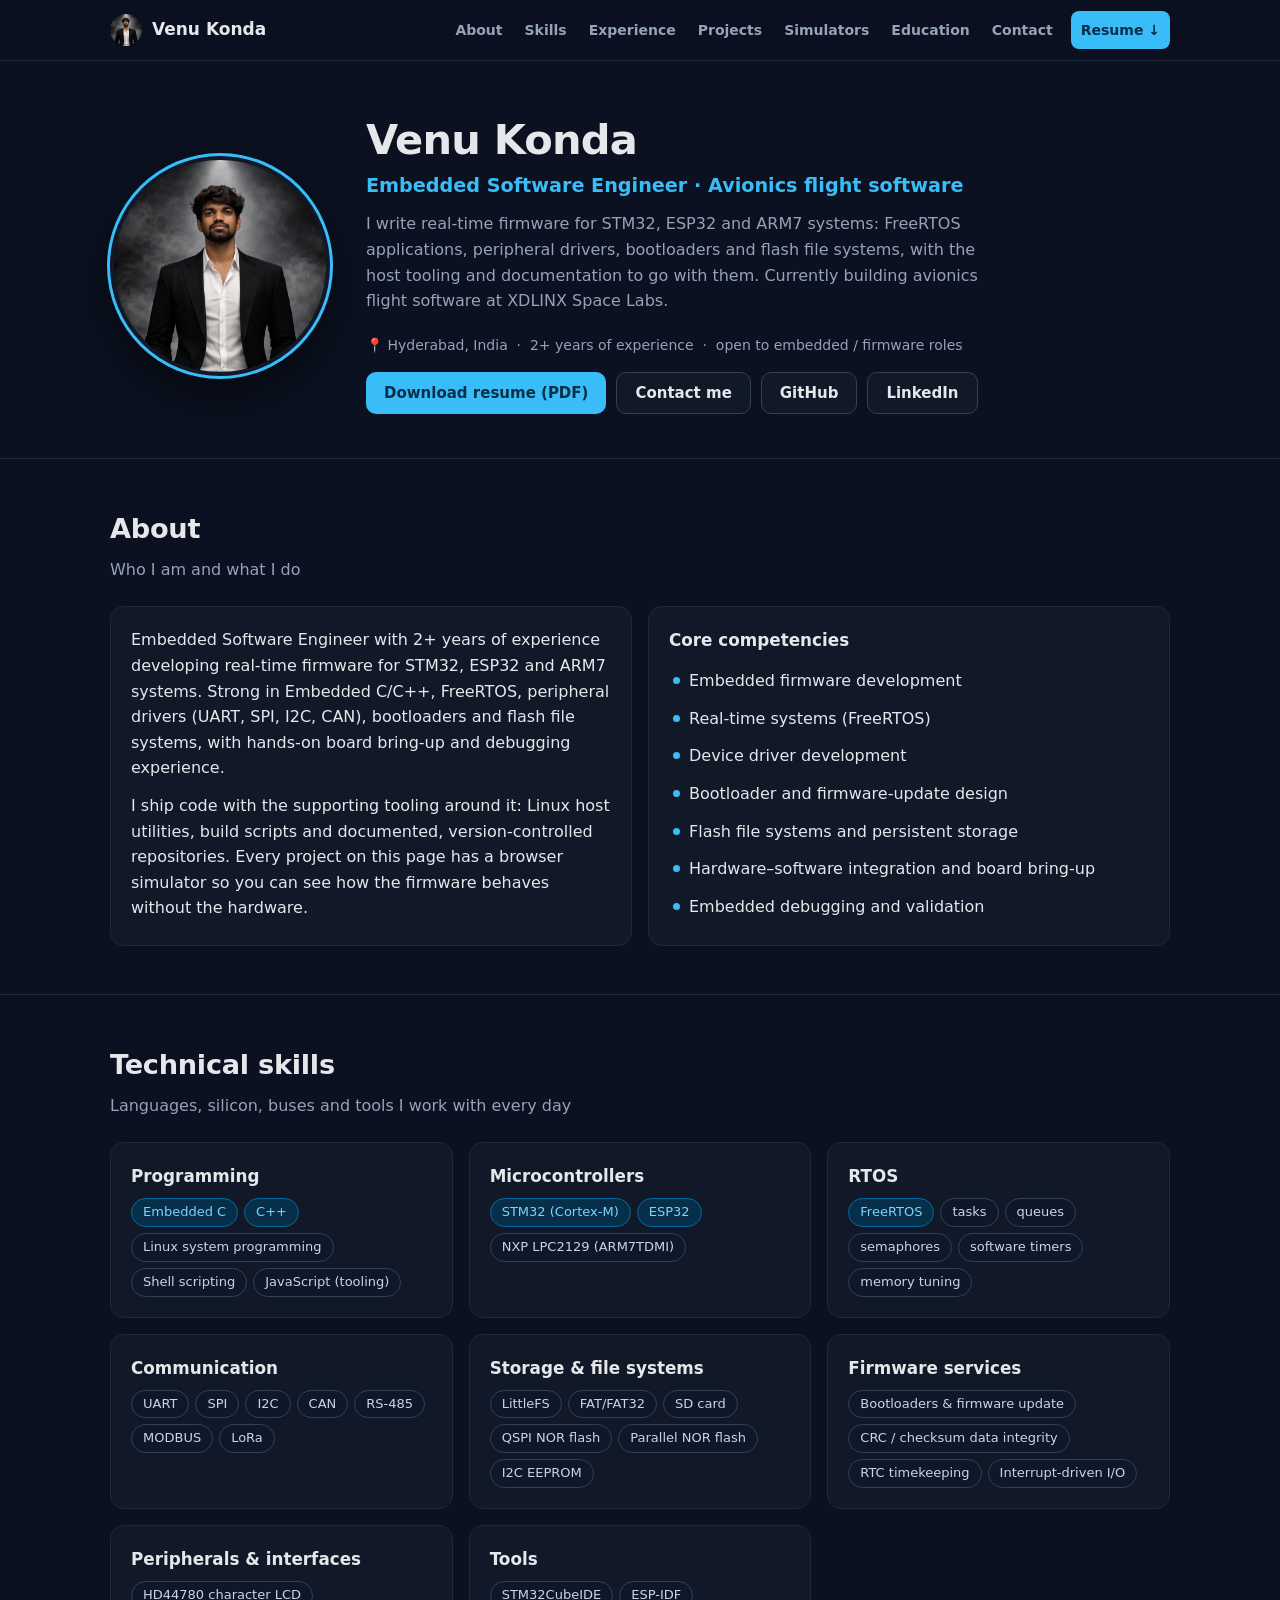
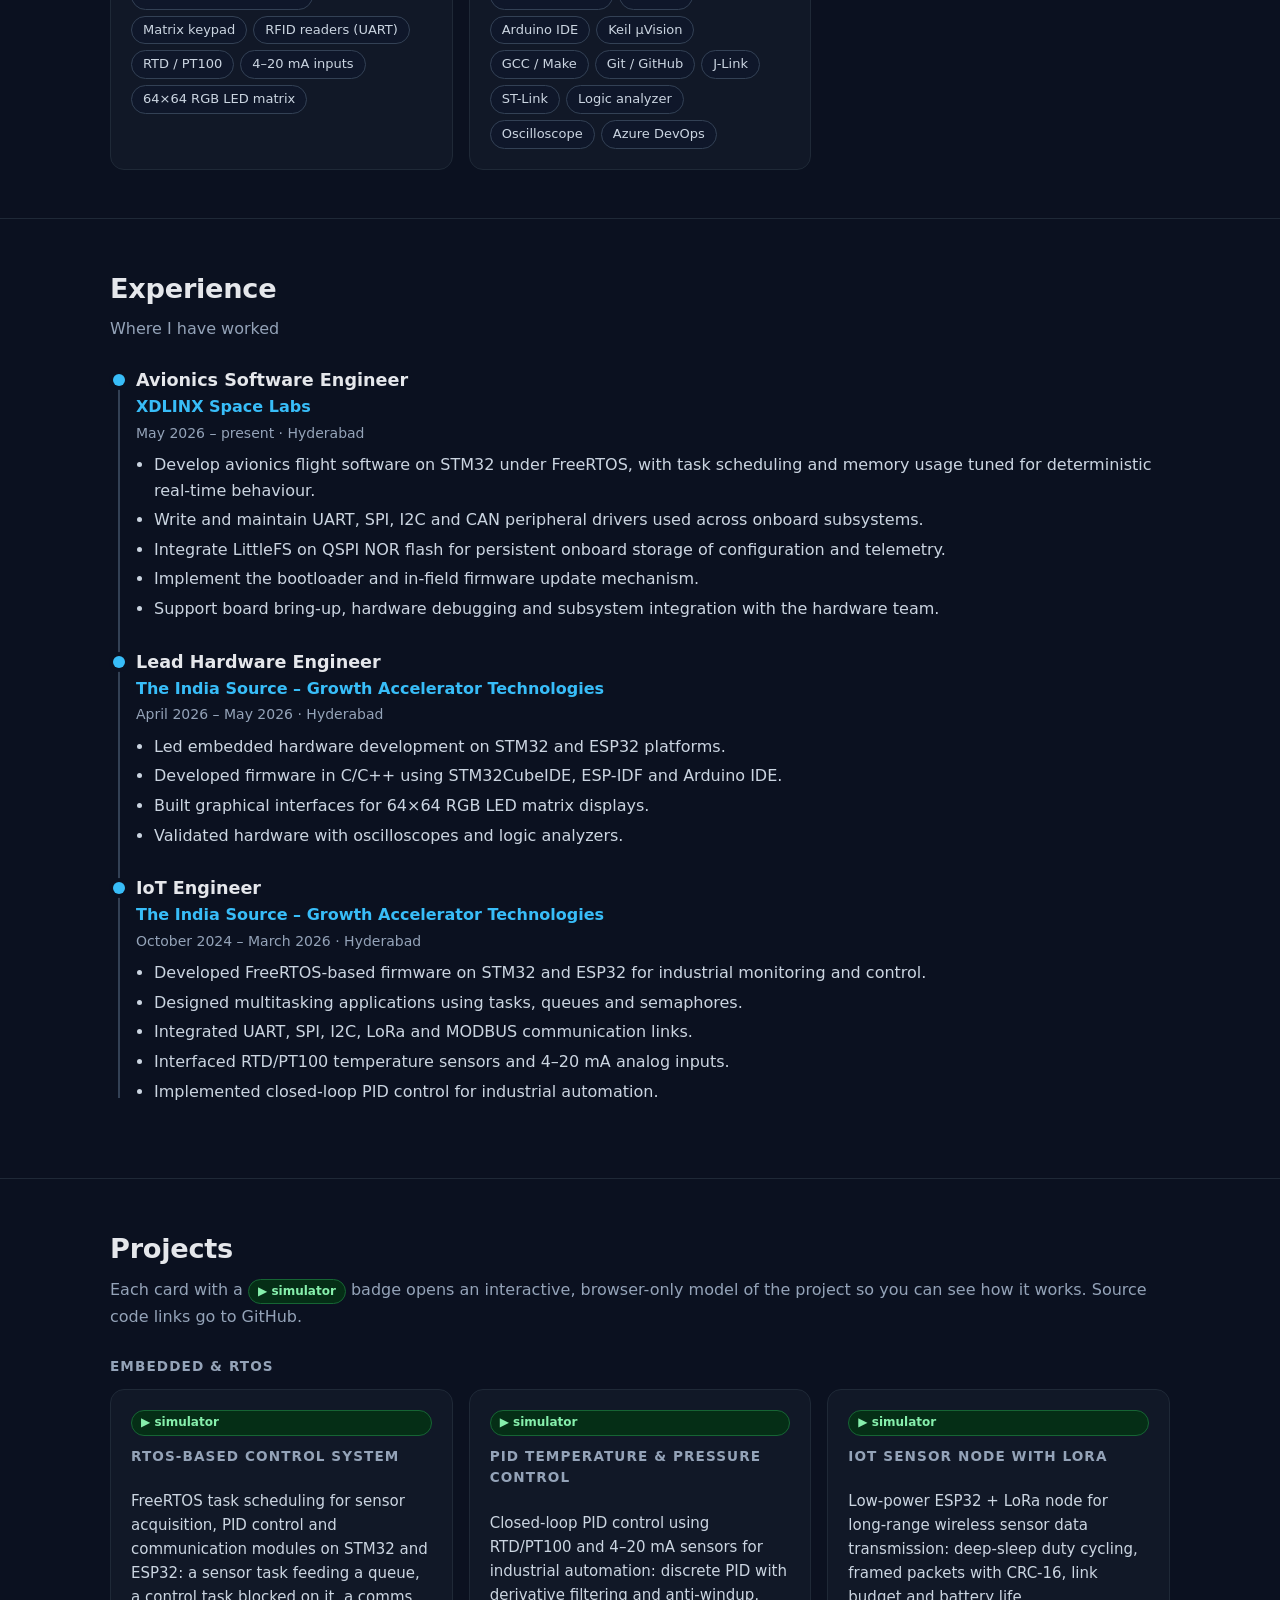
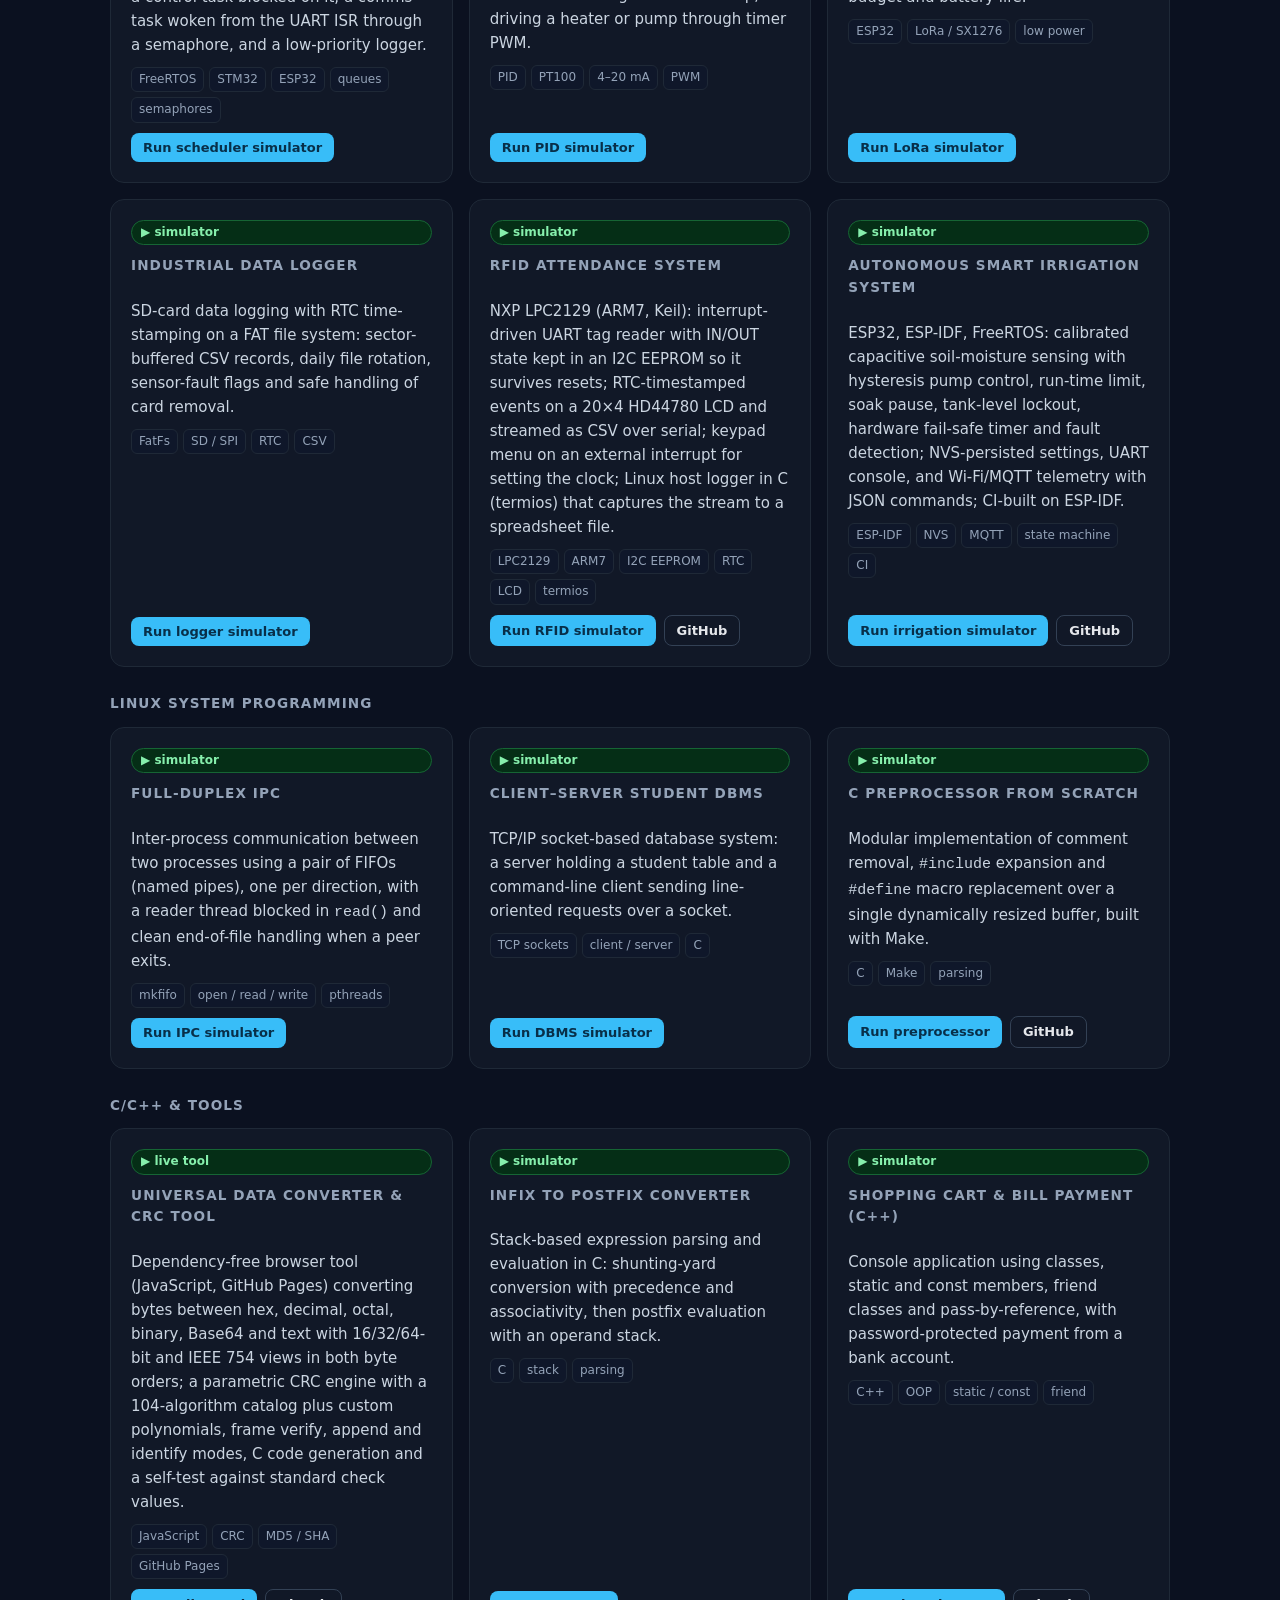
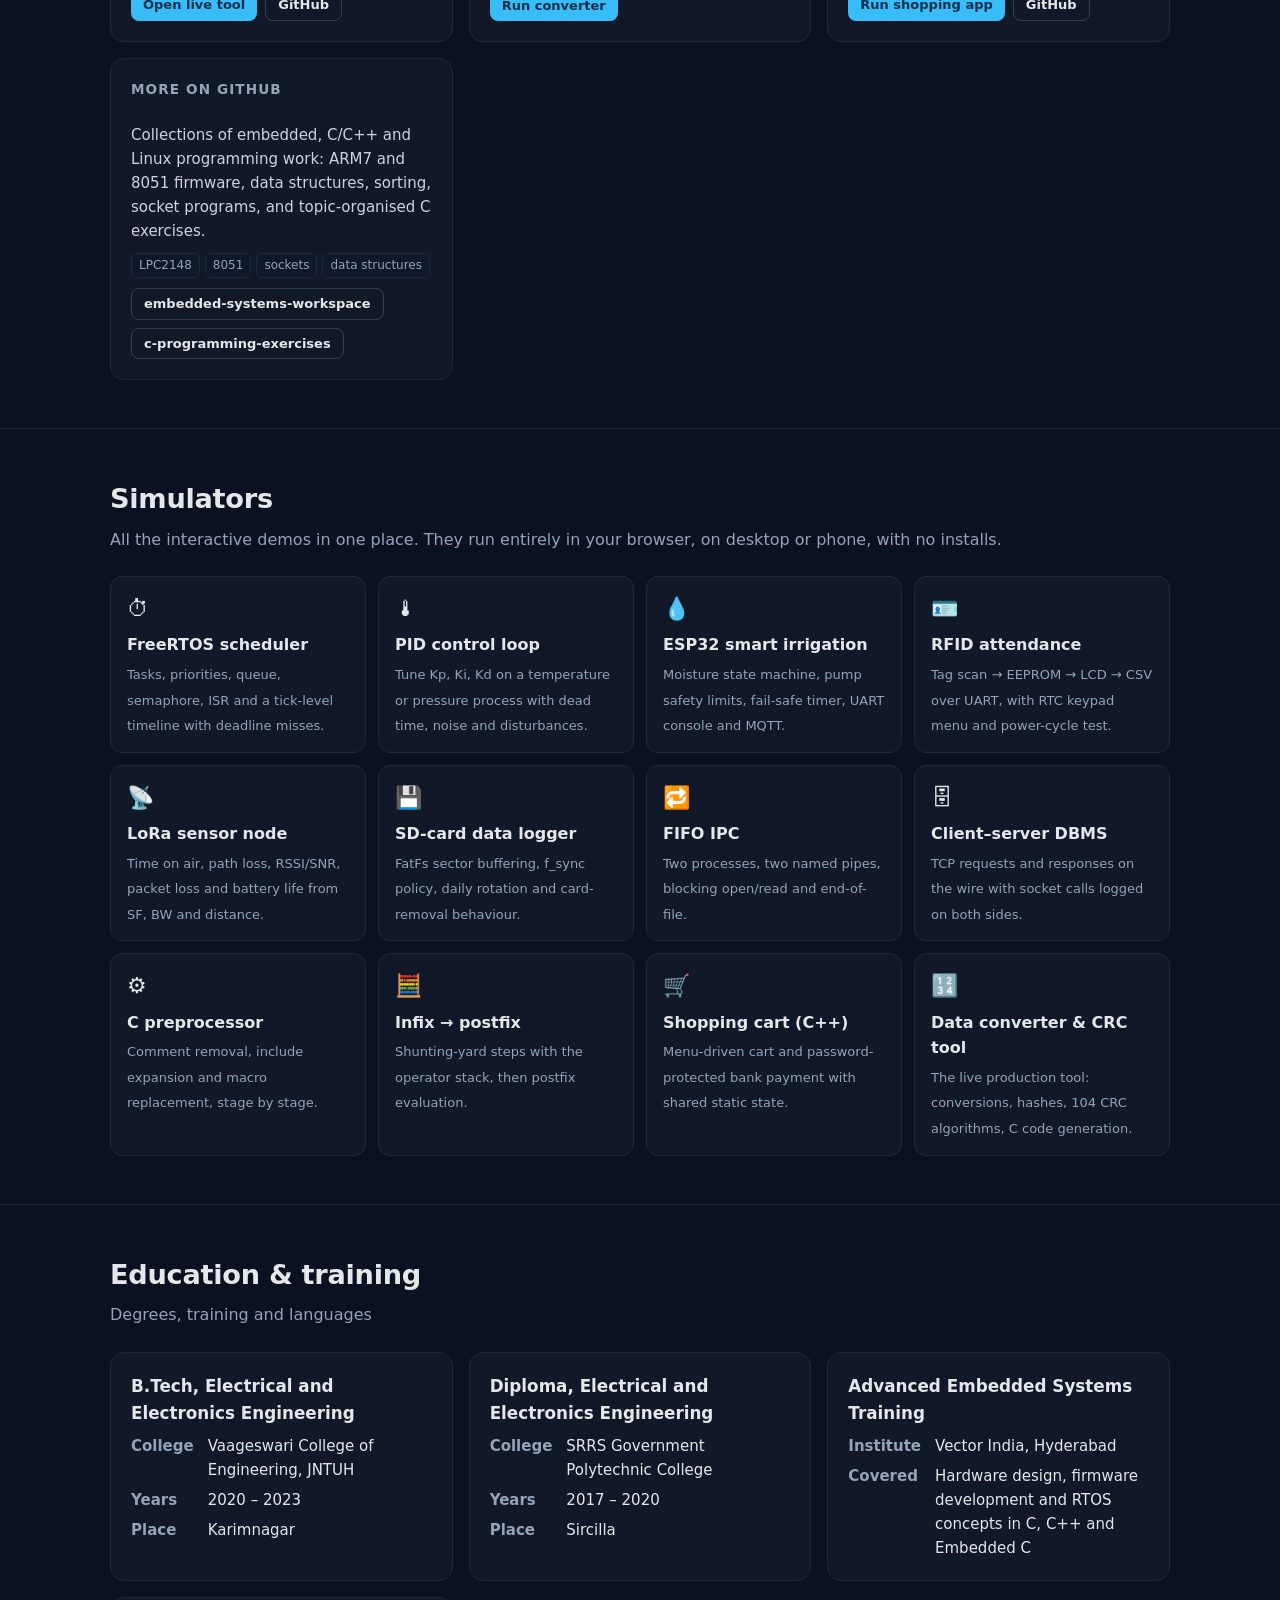
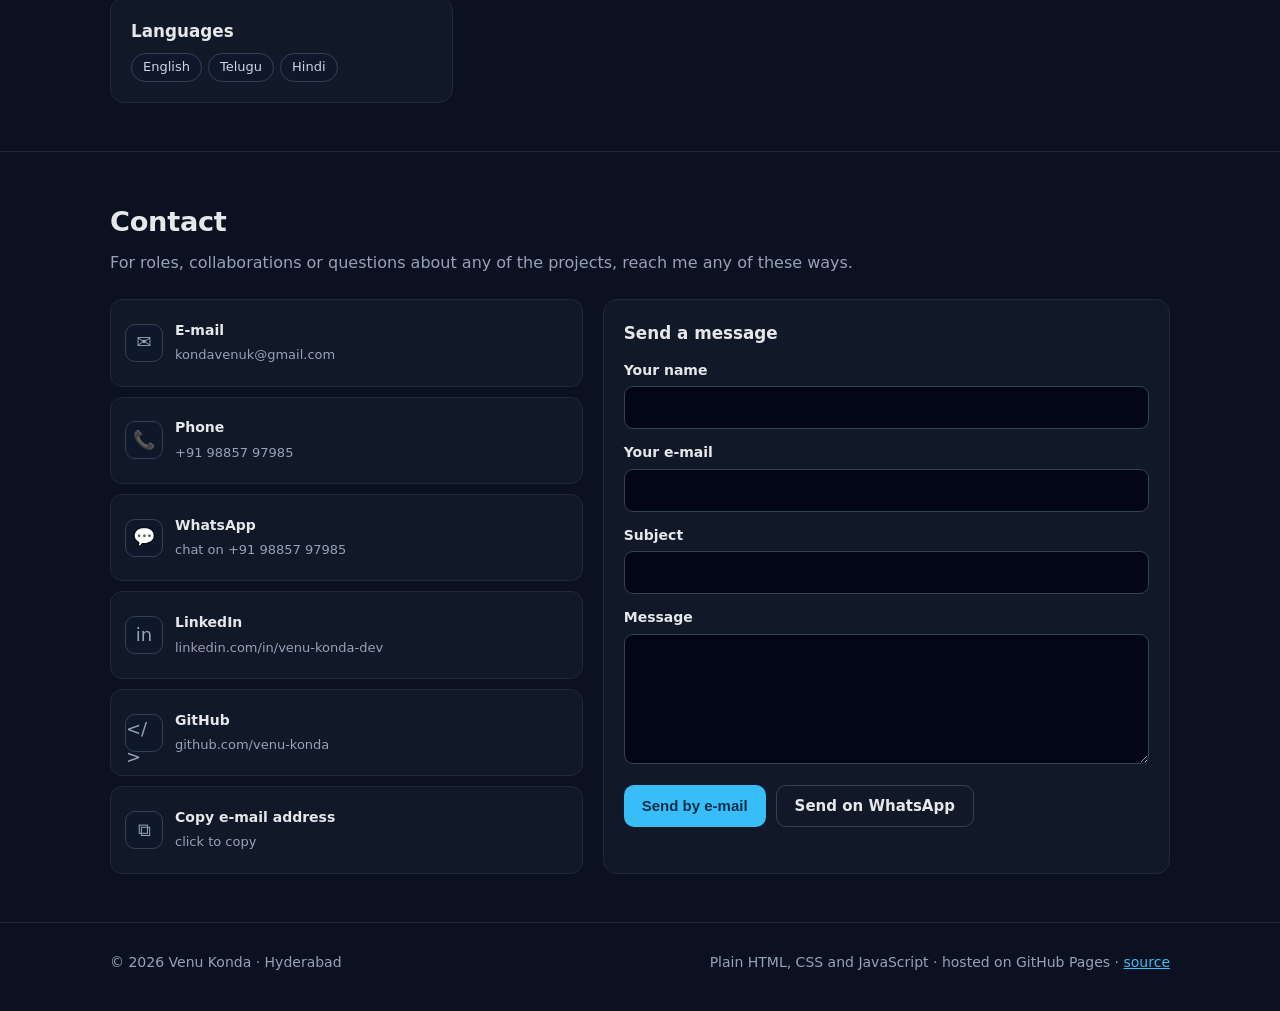
<file: index.html>
<!DOCTYPE html>
<html lang="en">
<head>
<meta charset="utf-8">
<meta name="viewport" content="width=device-width,initial-scale=1">
<meta name="theme-color" content="#0b1120">
<title>Venu Konda · Embedded Software Engineer</title>
<meta name="description" content="Venu Konda — Embedded Software Engineer in Hyderabad building avionics flight software on STM32 and FreeRTOS. Projects with live browser simulators, resume and contact details.">
<meta property="og:title" content="Venu Konda · Embedded Software Engineer">
<meta property="og:description" content="STM32 · ESP32 · FreeRTOS · drivers · bootloaders · flash file systems. Projects with interactive simulators.">
<meta property="og:type" content="profile">
<meta property="og:image" content="assets/img/photo.jpg">
<link rel="icon" href="assets/img/favicon.png">
<link rel="stylesheet" href="assets/css/site.css">
</head>
<body>
<header class="nav">
 <div class="wrap">
  <a class="brand" href="#top"><img src="assets/img/photo-256.jpg" alt="" width="32" height="32">Venu Konda</a>
  <button class="menu-btn" id="menuBtn" aria-expanded="false" aria-controls="siteNav">Menu ☰</button>
  <nav id="siteNav">
   <a href="#about">About</a><a href="#skills">Skills</a><a href="#experience">Experience</a><a href="#projects">Projects</a><a href="#simulators">Simulators</a><a href="#education">Education</a><a href="#contact">Contact</a>
   <a class="cta" href="assets/resume/Venu_Konda_Resume.pdf" target="_blank" rel="noopener">Resume ↓</a>
  </nav>
 </div>
</header>

<main id="top">
<div class="wrap">
 <div class="hero">
  <img class="photo" src="assets/img/photo.jpg" alt="Venu Konda" width="220" height="220" data-fallback>
  <div>
   <h1>Venu Konda</h1>
   <p class="role">Embedded Software Engineer · Avionics flight software</p>
   <p class="lead">I write real-time firmware for STM32, ESP32 and ARM7 systems: FreeRTOS applications, peripheral drivers, bootloaders and flash file systems, with the host tooling and documentation to go with them. Currently building avionics flight software at XDLINX Space Labs.</p>
   <div class="loc">📍 Hyderabad, India &nbsp;·&nbsp; 2+ years of experience &nbsp;·&nbsp; open to embedded / firmware roles</div>
   <div class="btns">
    <a class="btn" href="assets/resume/Venu_Konda_Resume.pdf" target="_blank" rel="noopener">Download resume (PDF)</a>
    <a class="btn sec" href="#contact">Contact me</a>
    <a class="btn sec" href="https://github.com/venu-konda" target="_blank" rel="noopener">GitHub</a>
    <a class="btn sec" href="https://www.linkedin.com/in/venu-konda-dev" target="_blank" rel="noopener">LinkedIn</a>
   </div>
  </div>
 </div>
</div>

<section id="about"><div class="wrap reveal">
 <h2>About</h2>
 <p class="sub">Who I am and what I do</p>
 <div class="grid two">
  <div class="card">
   <p style="margin:0 0 12px">Embedded Software Engineer with 2+ years of experience developing real-time firmware for STM32, ESP32 and ARM7 systems. Strong in Embedded C/C++, FreeRTOS, peripheral drivers (UART, SPI, I2C, CAN), bootloaders and flash file systems, with hands-on board bring-up and debugging experience.</p>
   <p style="margin:0">I ship code with the supporting tooling around it: Linux host utilities, build scripts and documented, version-controlled repositories. Every project on this page has a browser simulator so you can see how the firmware behaves without the hardware.</p>
  </div>
  <div class="card">
   <h3>Core competencies</h3>
   <ul class="clean">
    <li>Embedded firmware development</li>
    <li>Real-time systems (FreeRTOS)</li>
    <li>Device driver development</li>
    <li>Bootloader and firmware-update design</li>
    <li>Flash file systems and persistent storage</li>
    <li>Hardware–software integration and board bring-up</li>
    <li>Embedded debugging and validation</li>
   </ul>
  </div>
 </div>
</div></section>

<section id="skills"><div class="wrap reveal">
 <h2>Technical skills</h2>
 <p class="sub">Languages, silicon, buses and tools I work with every day</p>
 <div class="grid">
  <div class="card"><h3>Programming</h3><div class="chips"><span class="chip hi">Embedded C</span><span class="chip hi">C++</span><span class="chip">Linux system programming</span><span class="chip">Shell scripting</span><span class="chip">JavaScript (tooling)</span></div></div>
  <div class="card"><h3>Microcontrollers</h3><div class="chips"><span class="chip hi">STM32 (Cortex-M)</span><span class="chip hi">ESP32</span><span class="chip">NXP LPC2129 (ARM7TDMI)</span></div></div>
  <div class="card"><h3>RTOS</h3><div class="chips"><span class="chip hi">FreeRTOS</span><span class="chip">tasks</span><span class="chip">queues</span><span class="chip">semaphores</span><span class="chip">software timers</span><span class="chip">memory tuning</span></div></div>
  <div class="card"><h3>Communication</h3><div class="chips"><span class="chip">UART</span><span class="chip">SPI</span><span class="chip">I2C</span><span class="chip">CAN</span><span class="chip">RS-485</span><span class="chip">MODBUS</span><span class="chip">LoRa</span></div></div>
  <div class="card"><h3>Storage &amp; file systems</h3><div class="chips"><span class="chip">LittleFS</span><span class="chip">FAT/FAT32</span><span class="chip">SD card</span><span class="chip">QSPI NOR flash</span><span class="chip">Parallel NOR flash</span><span class="chip">I2C EEPROM</span></div></div>
  <div class="card"><h3>Firmware services</h3><div class="chips"><span class="chip">Bootloaders &amp; firmware update</span><span class="chip">CRC / checksum data integrity</span><span class="chip">RTC timekeeping</span><span class="chip">Interrupt-driven I/O</span></div></div>
  <div class="card"><h3>Peripherals &amp; interfaces</h3><div class="chips"><span class="chip">HD44780 character LCD</span><span class="chip">Matrix keypad</span><span class="chip">RFID readers (UART)</span><span class="chip">RTD / PT100</span><span class="chip">4–20 mA inputs</span><span class="chip">64×64 RGB LED matrix</span></div></div>
  <div class="card"><h3>Tools</h3><div class="chips"><span class="chip">STM32CubeIDE</span><span class="chip">ESP-IDF</span><span class="chip">Arduino IDE</span><span class="chip">Keil µVision</span><span class="chip">GCC / Make</span><span class="chip">Git / GitHub</span><span class="chip">J-Link</span><span class="chip">ST-Link</span><span class="chip">Logic analyzer</span><span class="chip">Oscilloscope</span><span class="chip">Azure DevOps</span></div></div>
 </div>
</div></section>

<section id="experience"><div class="wrap reveal">
 <h2>Experience</h2>
 <p class="sub">Where I have worked</p>
 <div class="timeline">
  <div class="job">
   <h3>Avionics Software Engineer</h3>
   <div class="org">XDLINX Space Labs</div>
   <div class="when">May 2026 – present · Hyderabad</div>
   <ul>
    <li>Develop avionics flight software on STM32 under FreeRTOS, with task scheduling and memory usage tuned for deterministic real-time behaviour.</li>
    <li>Write and maintain UART, SPI, I2C and CAN peripheral drivers used across onboard subsystems.</li>
    <li>Integrate LittleFS on QSPI NOR flash for persistent onboard storage of configuration and telemetry.</li>
    <li>Implement the bootloader and in-field firmware update mechanism.</li>
    <li>Support board bring-up, hardware debugging and subsystem integration with the hardware team.</li>
   </ul>
  </div>
  <div class="job">
   <h3>Lead Hardware Engineer</h3>
   <div class="org">The India Source – Growth Accelerator Technologies</div>
   <div class="when">April 2026 – May 2026 · Hyderabad</div>
   <ul>
    <li>Led embedded hardware development on STM32 and ESP32 platforms.</li>
    <li>Developed firmware in C/C++ using STM32CubeIDE, ESP-IDF and Arduino IDE.</li>
    <li>Built graphical interfaces for 64×64 RGB LED matrix displays.</li>
    <li>Validated hardware with oscilloscopes and logic analyzers.</li>
   </ul>
  </div>
  <div class="job">
   <h3>IoT Engineer</h3>
   <div class="org">The India Source – Growth Accelerator Technologies</div>
   <div class="when">October 2024 – March 2026 · Hyderabad</div>
   <ul>
    <li>Developed FreeRTOS-based firmware on STM32 and ESP32 for industrial monitoring and control.</li>
    <li>Designed multitasking applications using tasks, queues and semaphores.</li>
    <li>Integrated UART, SPI, I2C, LoRa and MODBUS communication links.</li>
    <li>Interfaced RTD/PT100 temperature sensors and 4–20 mA analog inputs.</li>
    <li>Implemented closed-loop PID control for industrial automation.</li>
   </ul>
  </div>
 </div>
</div></section>

<section id="projects"><div class="wrap reveal">
 <h2>Projects</h2>
 <p class="sub">Each card with a <span class="sim-badge">▶ simulator</span> badge opens an interactive, browser-only model of the project so you can see how it works. Source code links go to GitHub.</p>

 <div class="pgroup"><h3>Embedded &amp; RTOS</h3>
 <div class="grid">
  <div class="card project"><span class="sim-badge">▶ simulator</span><h3>RTOS-Based Control System</h3><p>FreeRTOS task scheduling for sensor acquisition, PID control and communication modules on STM32 and ESP32: a sensor task feeding a queue, a control task blocked on it, a comms task woken from the UART ISR through a semaphore, and a low-priority logger.</p><div class="tags"><span>FreeRTOS</span><span>STM32</span><span>ESP32</span><span>queues</span><span>semaphores</span></div><div class="links"><a class="btn sm" href="sim/rtos.html">Run scheduler simulator</a></div></div>
  <div class="card project"><span class="sim-badge">▶ simulator</span><h3>PID Temperature &amp; Pressure Control</h3><p>Closed-loop PID control using RTD/PT100 and 4–20 mA sensors for industrial automation: discrete PID with derivative filtering and anti-windup, driving a heater or pump through timer PWM.</p><div class="tags"><span>PID</span><span>PT100</span><span>4–20 mA</span><span>PWM</span></div><div class="links"><a class="btn sm" href="sim/pid.html">Run PID simulator</a></div></div>
  <div class="card project"><span class="sim-badge">▶ simulator</span><h3>IoT Sensor Node with LoRa</h3><p>Low-power ESP32 + LoRa node for long-range wireless sensor data transmission: deep-sleep duty cycling, framed packets with CRC-16, link budget and battery life.</p><div class="tags"><span>ESP32</span><span>LoRa / SX1276</span><span>low power</span></div><div class="links"><a class="btn sm" href="sim/lora.html">Run LoRa simulator</a></div></div>
  <div class="card project"><span class="sim-badge">▶ simulator</span><h3>Industrial Data Logger</h3><p>SD-card data logging with RTC time-stamping on a FAT file system: sector-buffered CSV records, daily file rotation, sensor-fault flags and safe handling of card removal.</p><div class="tags"><span>FatFs</span><span>SD / SPI</span><span>RTC</span><span>CSV</span></div><div class="links"><a class="btn sm" href="sim/datalogger.html">Run logger simulator</a></div></div>
  <div class="card project"><span class="sim-badge">▶ simulator</span><h3>RFID Attendance System</h3><p>NXP LPC2129 (ARM7, Keil): interrupt-driven UART tag reader with IN/OUT state kept in an I2C EEPROM so it survives resets; RTC-timestamped events on a 20×4 HD44780 LCD and streamed as CSV over serial; keypad menu on an external interrupt for setting the clock; Linux host logger in C (termios) that captures the stream to a spreadsheet file.</p><div class="tags"><span>LPC2129</span><span>ARM7</span><span>I2C EEPROM</span><span>RTC</span><span>LCD</span><span>termios</span></div><div class="links"><a class="btn sm" href="sim/rfid.html">Run RFID simulator</a><a class="btn sm sec" href="https://github.com/venu-konda/attendence-system-implementation-using-RFID" target="_blank" rel="noopener">GitHub</a></div></div>
  <div class="card project"><span class="sim-badge">▶ simulator</span><h3>Autonomous Smart Irrigation System</h3><p>ESP32, ESP-IDF, FreeRTOS: calibrated capacitive soil-moisture sensing with hysteresis pump control, run-time limit, soak pause, tank-level lockout, hardware fail-safe timer and fault detection; NVS-persisted settings, UART console, and Wi-Fi/MQTT telemetry with JSON commands; CI-built on ESP-IDF.</p><div class="tags"><span>ESP-IDF</span><span>NVS</span><span>MQTT</span><span>state machine</span><span>CI</span></div><div class="links"><a class="btn sm" href="sim/irrigation.html">Run irrigation simulator</a><a class="btn sm sec" href="https://github.com/venu-konda/ESP32-Smart-Irrigation" target="_blank" rel="noopener">GitHub</a></div></div>
 </div></div>

 <div class="pgroup"><h3>Linux system programming</h3>
 <div class="grid">
  <div class="card project"><span class="sim-badge">▶ simulator</span><h3>Full-Duplex IPC</h3><p>Inter-process communication between two processes using a pair of FIFOs (named pipes), one per direction, with a reader thread blocked in <code>read()</code> and clean end-of-file handling when a peer exits.</p><div class="tags"><span>mkfifo</span><span>open / read / write</span><span>pthreads</span></div><div class="links"><a class="btn sm" href="sim/ipc.html">Run IPC simulator</a></div></div>
  <div class="card project"><span class="sim-badge">▶ simulator</span><h3>Client–Server Student DBMS</h3><p>TCP/IP socket-based database system: a server holding a student table and a command-line client sending line-oriented requests over a socket.</p><div class="tags"><span>TCP sockets</span><span>client / server</span><span>C</span></div><div class="links"><a class="btn sm" href="sim/dbms.html">Run DBMS simulator</a></div></div>
  <div class="card project"><span class="sim-badge">▶ simulator</span><h3>C Preprocessor from Scratch</h3><p>Modular implementation of comment removal, <code>#include</code> expansion and <code>#define</code> macro replacement over a single dynamically resized buffer, built with Make.</p><div class="tags"><span>C</span><span>Make</span><span>parsing</span></div><div class="links"><a class="btn sm" href="sim/preprocessor.html">Run preprocessor</a><a class="btn sm sec" href="https://github.com/venu-konda/preprocessor" target="_blank" rel="noopener">GitHub</a></div></div>
 </div></div>

 <div class="pgroup"><h3>C/C++ &amp; tools</h3>
 <div class="grid">
  <div class="card project"><span class="sim-badge">▶ live tool</span><h3>Universal Data Converter &amp; CRC Tool</h3><p>Dependency-free browser tool (JavaScript, GitHub Pages) converting bytes between hex, decimal, octal, binary, Base64 and text with 16/32/64-bit and IEEE 754 views in both byte orders; a parametric CRC engine with a 104-algorithm catalog plus custom polynomials, frame verify, append and identify modes, C code generation and a self-test against standard check values.</p><div class="tags"><span>JavaScript</span><span>CRC</span><span>MD5 / SHA</span><span>GitHub Pages</span></div><div class="links"><a class="btn sm" href="https://venu-konda.github.io/data-converter-crc/" target="_blank" rel="noopener">Open live tool</a><a class="btn sm sec" href="https://github.com/venu-konda/data-converter-crc" target="_blank" rel="noopener">GitHub</a></div></div>
  <div class="card project"><span class="sim-badge">▶ simulator</span><h3>Infix to Postfix Converter</h3><p>Stack-based expression parsing and evaluation in C: shunting-yard conversion with precedence and associativity, then postfix evaluation with an operand stack.</p><div class="tags"><span>C</span><span>stack</span><span>parsing</span></div><div class="links"><a class="btn sm" href="sim/postfix.html">Run converter</a></div></div>
  <div class="card project"><span class="sim-badge">▶ simulator</span><h3>Shopping Cart &amp; Bill Payment (C++)</h3><p>Console application using classes, static and const members, friend classes and pass-by-reference, with password-protected payment from a bank account.</p><div class="tags"><span>C++</span><span>OOP</span><span>static / const</span><span>friend</span></div><div class="links"><a class="btn sm" href="sim/cart.html">Run shopping app</a><a class="btn sm sec" href="https://github.com/venu-konda/shopping-app" target="_blank" rel="noopener">GitHub</a></div></div>
  <div class="card project"><h3>More on GitHub</h3><p>Collections of embedded, C/C++ and Linux programming work: ARM7 and 8051 firmware, data structures, sorting, socket programs, and topic-organised C exercises.</p><div class="tags"><span>LPC2148</span><span>8051</span><span>sockets</span><span>data structures</span></div><div class="links"><a class="btn sm sec" href="https://github.com/venu-konda/embedded-systems-workspace" target="_blank" rel="noopener">embedded-systems-workspace</a><a class="btn sm sec" href="https://github.com/venu-konda/c-programming-exercises" target="_blank" rel="noopener">c-programming-exercises</a></div></div>
 </div></div>
</div></section>

<section id="simulators"><div class="wrap reveal">
 <h2>Simulators</h2>
 <p class="sub">All the interactive demos in one place. They run entirely in your browser, on desktop or phone, with no installs.</p>
 <div class="simlist">
  <a href="sim/rtos.html"><em>⏱</em><b>FreeRTOS scheduler</b><span>Tasks, priorities, queue, semaphore, ISR and a tick-level timeline with deadline misses.</span></a>
  <a href="sim/pid.html"><em>🌡</em><b>PID control loop</b><span>Tune Kp, Ki, Kd on a temperature or pressure process with dead time, noise and disturbances.</span></a>
  <a href="sim/irrigation.html"><em>💧</em><b>ESP32 smart irrigation</b><span>Moisture state machine, pump safety limits, fail-safe timer, UART console and MQTT.</span></a>
  <a href="sim/rfid.html"><em>🪪</em><b>RFID attendance</b><span>Tag scan → EEPROM → LCD → CSV over UART, with RTC keypad menu and power-cycle test.</span></a>
  <a href="sim/lora.html"><em>📡</em><b>LoRa sensor node</b><span>Time on air, path loss, RSSI/SNR, packet loss and battery life from SF, BW and distance.</span></a>
  <a href="sim/datalogger.html"><em>💾</em><b>SD-card data logger</b><span>FatFs sector buffering, f_sync policy, daily rotation and card-removal behaviour.</span></a>
  <a href="sim/ipc.html"><em>🔁</em><b>FIFO IPC</b><span>Two processes, two named pipes, blocking open/read and end-of-file.</span></a>
  <a href="sim/dbms.html"><em>🗄</em><b>Client–server DBMS</b><span>TCP requests and responses on the wire with socket calls logged on both sides.</span></a>
  <a href="sim/preprocessor.html"><em>⚙</em><b>C preprocessor</b><span>Comment removal, include expansion and macro replacement, stage by stage.</span></a>
  <a href="sim/postfix.html"><em>🧮</em><b>Infix → postfix</b><span>Shunting-yard steps with the operator stack, then postfix evaluation.</span></a>
  <a href="sim/cart.html"><em>🛒</em><b>Shopping cart (C++)</b><span>Menu-driven cart and password-protected bank payment with shared static state.</span></a>
  <a href="https://venu-konda.github.io/data-converter-crc/" target="_blank" rel="noopener"><em>🔢</em><b>Data converter &amp; CRC tool</b><span>The live production tool: conversions, hashes, 104 CRC algorithms, C code generation.</span></a>
 </div>
</div></section>

<section id="education"><div class="wrap reveal">
 <h2>Education &amp; training</h2>
 <p class="sub">Degrees, training and languages</p>
 <div class="grid">
  <div class="card"><h3>B.Tech, Electrical and Electronics Engineering</h3><div class="kv"><b>College</b><span>Vaageswari College of Engineering, JNTUH</span><b>Years</b><span>2020 – 2023</span><b>Place</b><span>Karimnagar</span></div></div>
  <div class="card"><h3>Diploma, Electrical and Electronics Engineering</h3><div class="kv"><b>College</b><span>SRRS Government Polytechnic College</span><b>Years</b><span>2017 – 2020</span><b>Place</b><span>Sircilla</span></div></div>
  <div class="card"><h3>Advanced Embedded Systems Training</h3><div class="kv"><b>Institute</b><span>Vector India, Hyderabad</span><b>Covered</b><span>Hardware design, firmware development and RTOS concepts in C, C++ and Embedded C</span></div></div>
  <div class="card"><h3>Languages</h3><div class="chips"><span class="chip">English</span><span class="chip">Telugu</span><span class="chip">Hindi</span></div></div>
 </div>
</div></section>

<section id="contact"><div class="wrap reveal">
 <h2>Contact</h2>
 <p class="sub">For roles, collaborations or questions about any of the projects, reach me any of these ways.</p>
 <div class="contact">
  <div class="clinks">
   <a href="mailto:kondavenuk@gmail.com"><span class="ic">✉</span><div><b>E-mail</b><span>kondavenuk@gmail.com</span></div></a>
   <a href="tel:+919885797985"><span class="ic">📞</span><div><b>Phone</b><span>+91 98857 97985</span></div></a>
   <a href="https://wa.me/919885797985" target="_blank" rel="noopener"><span class="ic">💬</span><div><b>WhatsApp</b><span>chat on +91 98857 97985</span></div></a>
   <a href="https://www.linkedin.com/in/venu-konda-dev" target="_blank" rel="noopener"><span class="ic">in</span><div><b>LinkedIn</b><span>linkedin.com/in/venu-konda-dev</span></div></a>
   <a href="https://github.com/venu-konda" target="_blank" rel="noopener"><span class="ic">&lt;/&gt;</span><div><b>GitHub</b><span>github.com/venu-konda</span></div></a>
   <a href="mailto:kondavenuk@gmail.com" data-copy="kondavenuk@gmail.com"><span class="ic">⧉</span><div><b>Copy e-mail address</b><span>click to copy</span></div></a>
  </div>
  <div class="card">
   <h3>Send a message</h3>
   <form id="contactForm" novalidate>
    <label for="name">Your name</label><input id="name" name="name" type="text" required autocomplete="name">
    <label for="email">Your e-mail</label><input id="email" name="email" type="email" autocomplete="email">
    <label for="subject">Subject</label><input id="subject" name="subject" type="text">
    <label for="message">Message</label><textarea id="message" name="message" required></textarea>
    <div class="btns" style="margin-top:14px"><button class="btn" type="submit">Send by e-mail</button><a class="btn sec" id="waBtn" href="https://wa.me/919885797985" target="_blank" rel="noopener">Send on WhatsApp</a></div>
    <div id="formnote"></div>
   </form>
  </div>
 </div>
</div></section>
</main>

<footer><div class="wrap"><span>© <span id="year"></span> Venu Konda · Hyderabad</span><span>Plain HTML, CSS and JavaScript · hosted on GitHub Pages · <a href="https://github.com/venu-konda/venu-konda">source</a></span></div></footer>
<div id="toast"></div>
<script src="assets/js/site.js"></script>
</body>
</html>
</file>
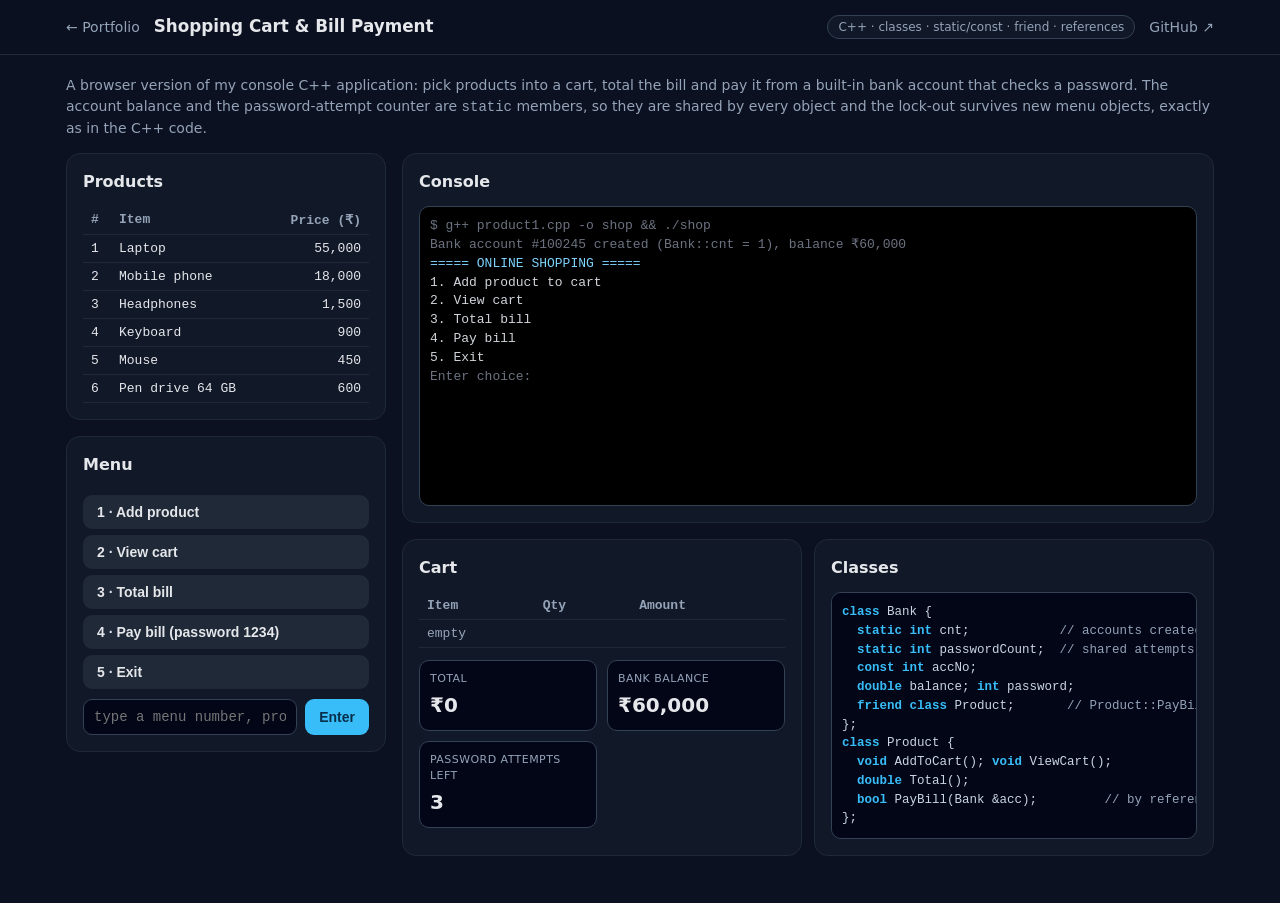
<file: sim/cart.html>
<!DOCTYPE html>
<html lang="en">
<head>
<meta charset="utf-8">
<meta name="viewport" content="width=device-width,initial-scale=1">
<meta name="theme-color" content="#0b1120">
<title>Shopping Cart &amp; Bill Payment Simulator · Venu Konda</title>
<link rel="icon" href="../assets/img/favicon.png">
<link rel="stylesheet" href="sim.css">
<style>
.prod td:last-child,.prod th:last-child{text-align:right}
.menu button{width:100%;text-align:left;background:#1f2937;color:#e5e7eb;margin-top:6px}
.cls{font:12.5px/1.5 ui-monospace,monospace;background:var(--ink);border:1px solid var(--line);border-radius:10px;padding:10px;white-space:pre;overflow:auto;color:#cbd5e1}
.cls b{color:var(--accent)}.cls i{color:var(--muted);font-style:normal}
</style>
</head>
<body>
<div class="top"><div class="wrap"><a class="back" href="../#projects">← Portfolio</a><h1>Shopping Cart &amp; Bill Payment</h1><span class="tag">C++ · classes · static/const · friend · references</span> <a class="back" href="https://github.com/venu-konda/shopping-app" target="_blank" rel="noopener">GitHub ↗</a></div></div>
<main class="wrap">
<p class="intro">A browser version of my console C++ application: pick products into a cart, total the bill and pay it from a built-in bank account that checks a password. The account balance and the password-attempt counter are <code>static</code> members, so they are shared by every object and the lock-out survives new menu objects, exactly as in the C++ code.</p>
<div class="layout">
 <div class="stack">
  <div class="panel">
   <h2>Products</h2>
   <div class="tscroll"><table class="prod"><thead><tr><th>#</th><th>Item</th><th>Price (₹)</th></tr></thead><tbody id="prods"></tbody></table></div>
  </div>
  <div class="panel">
   <h2>Menu</h2>
   <div class="menu" id="menu"></div>
   <form class="cmdline" id="cf" style="margin-top:10px"><input type="text" id="ci" placeholder="type a menu number, product number, qty or password"><button>Enter</button></form>
  </div>
 </div>
 <div class="stack">
  <div class="panel"><h2>Console</h2><div class="terminal" id="t" style="min-height:300px;max-height:420px"></div></div>
  <div class="split">
   <div class="panel"><h2>Cart</h2><div class="tscroll"><table><thead><tr><th>Item</th><th>Qty</th><th>Amount</th></tr></thead><tbody id="cart"></tbody></table></div><div class="stats"><div class="stat"><div class="k">Total</div><div class="n" id="tot">₹0</div></div><div class="stat"><div class="k">Bank balance</div><div class="n" id="bal">—</div></div><div class="stat"><div class="k">Password attempts left</div><div class="n" id="att">3</div></div></div></div>
   <div class="panel"><h2>Classes</h2><div class="cls"><b>class</b> Bank {
  <b>static</b> <b>int</b> cnt;            <i>// accounts created</i>
  <b>static</b> <b>int</b> passwordCount;  <i>// shared attempts</i>
  <b>const</b> <b>int</b> accNo;
  <b>double</b> balance; <b>int</b> password;
  <b>friend</b> <b>class</b> Product;       <i>// Product::PayBill()</i>
};
<b>class</b> Product {
  <b>void</b> AddToCart(); <b>void</b> ViewCart();
  <b>double</b> Total();
  <b>bool</b> PayBill(Bank &amp;acc);         <i>// by reference</i>
};</div></div>
  </div>
 </div>
</div>
</main>
<script src="sim.js"></script>
<script>
const PRODUCTS=[['Laptop',55000],['Mobile phone',18000],['Headphones',1500],['Keyboard',900],['Mouse',450],['Pen drive 64 GB',600]];
const Bank={cnt:1,passwordCount:3,accNo:100245,balance:60000,password:1234,locked:false};
let cart=[],mode='menu',pend={};
const T=(s,c)=>{const d=document.createElement('div');if(c)d.className=c;d.textContent=s;$('t').appendChild(d);$('t').scrollTop=1e9};
const inr=v=>'₹'+v.toLocaleString('en-IN');
const total=()=>cart.reduce((a,c)=>a+c.price*c.qty,0);
function draw(){
 $('prods').innerHTML=PRODUCTS.map((p,i)=>`<tr><td>${i+1}</td><td>${p[0]}</td><td>${p[1].toLocaleString('en-IN')}</td></tr>`).join('');
 $('cart').innerHTML=cart.map(c=>`<tr><td>${c.name}</td><td>${c.qty}</td><td>${inr(c.price*c.qty)}</td></tr>`).join('')||'<tr><td colspan="3" class="muted">empty</td></tr>';
 $('tot').textContent=inr(total());$('bal').textContent=inr(Bank.balance);$('att').textContent=Bank.locked?'LOCKED':Bank.passwordCount;
}
function menu(){mode='menu';T('');T('===== ONLINE SHOPPING =====','hi');T('1. Add product to cart');T('2. View cart');T('3. Total bill');T('4. Pay bill');T('5. Exit');T('Enter choice: ','dim')}
function handle(v){
 v=v.trim();if(!v)return;T('> '+v,'hi');
 if(mode==='menu'){
  if(v==='1'){mode='prod';T('Enter product number (1-'+PRODUCTS.length+'): ','dim')}
  else if(v==='2'){if(!cart.length)T('Cart is empty');cart.forEach(c=>T(`${c.name.padEnd(18)} x${c.qty}  ${inr(c.price*c.qty)}`));menu()}
  else if(v==='3'){T(`Total bill: ${inr(total())}`,'p');menu()}
  else if(v==='4'){if(!cart.length){T('Nothing to pay','err');return menu()}if(Bank.locked){T('Account locked after 3 wrong passwords. Restart the program.','err');return menu()}mode='pass';T(`Bank::PayBill(acc #${Bank.accNo}) amount ${inr(total())}`);T('Enter password: ','dim')}
  else if(v==='5'){T('Thank you for shopping!','p');T('(program exited — reload to restart; static members keep their values while the page lives)','dim');mode='exit'}
  else{T('Invalid choice','err');menu()}
 }else if(mode==='prod'){const i=parseInt(v,10)-1;if(!(i>=0&&i<PRODUCTS.length)){T('Invalid product','err');return menu()}pend={i};mode='qty';T('Quantity: ','dim')}
 else if(mode==='qty'){const q=parseInt(v,10);if(!(q>0&&q<100)){T('Invalid quantity','err');return menu()}const [name,price]=PRODUCTS[pend.i];const c=cart.find(c=>c.name===name);if(c)c.qty+=q;else cart.push({name,price,qty:q});T(`Added ${q} × ${name}`,'p');draw();menu()}
 else if(mode==='pass'){
  if(parseInt(v,10)===Bank.password){const amt=total();if(amt>Bank.balance){T(`Insufficient balance (${inr(Bank.balance)})`,'err');return menu()}Bank.balance-=amt;T('Password OK. Payment successful.','p');T(`Paid ${inr(amt)} · remaining balance ${inr(Bank.balance)}`,'p');T('---- RECEIPT ----');cart.forEach(c=>T(`${c.name.padEnd(18)} x${c.qty}  ${inr(c.price*c.qty)}`));T(`TOTAL ${inr(amt)}`);cart=[];Bank.passwordCount=3;draw();menu()}
  else{Bank.passwordCount--;draw();if(Bank.passwordCount<=0){Bank.locked=true;draw();T('Wrong password 3 times — account locked (static passwordCount reached 0)','err');return menu()}T(`Wrong password, ${Bank.passwordCount} attempt(s) left`,'err');T('Enter password: ','dim')}
 }else if(mode==='exit'){T('program has exited','dim')}
}
$('cf').addEventListener('submit',e=>{e.preventDefault();handle($('ci').value);$('ci').value=''});
$('menu').innerHTML=['1 · Add product','2 · View cart','3 · Total bill','4 · Pay bill (password 1234)','5 · Exit'].map((m,i)=>`<button data-m="${i+1}">${m}</button>`).join('');
$('menu').querySelectorAll('[data-m]').forEach(b=>b.addEventListener('click',()=>{if(mode!=='menu'){mode='menu'}handle(b.dataset.m)}));
T('$ g++ product1.cpp -o shop && ./shop','dim');T(`Bank account #${Bank.accNo} created (Bank::cnt = ${Bank.cnt}), balance ${inr(Bank.balance)}`,'dim');draw();menu();
</script>
</body>
</html>
</file>
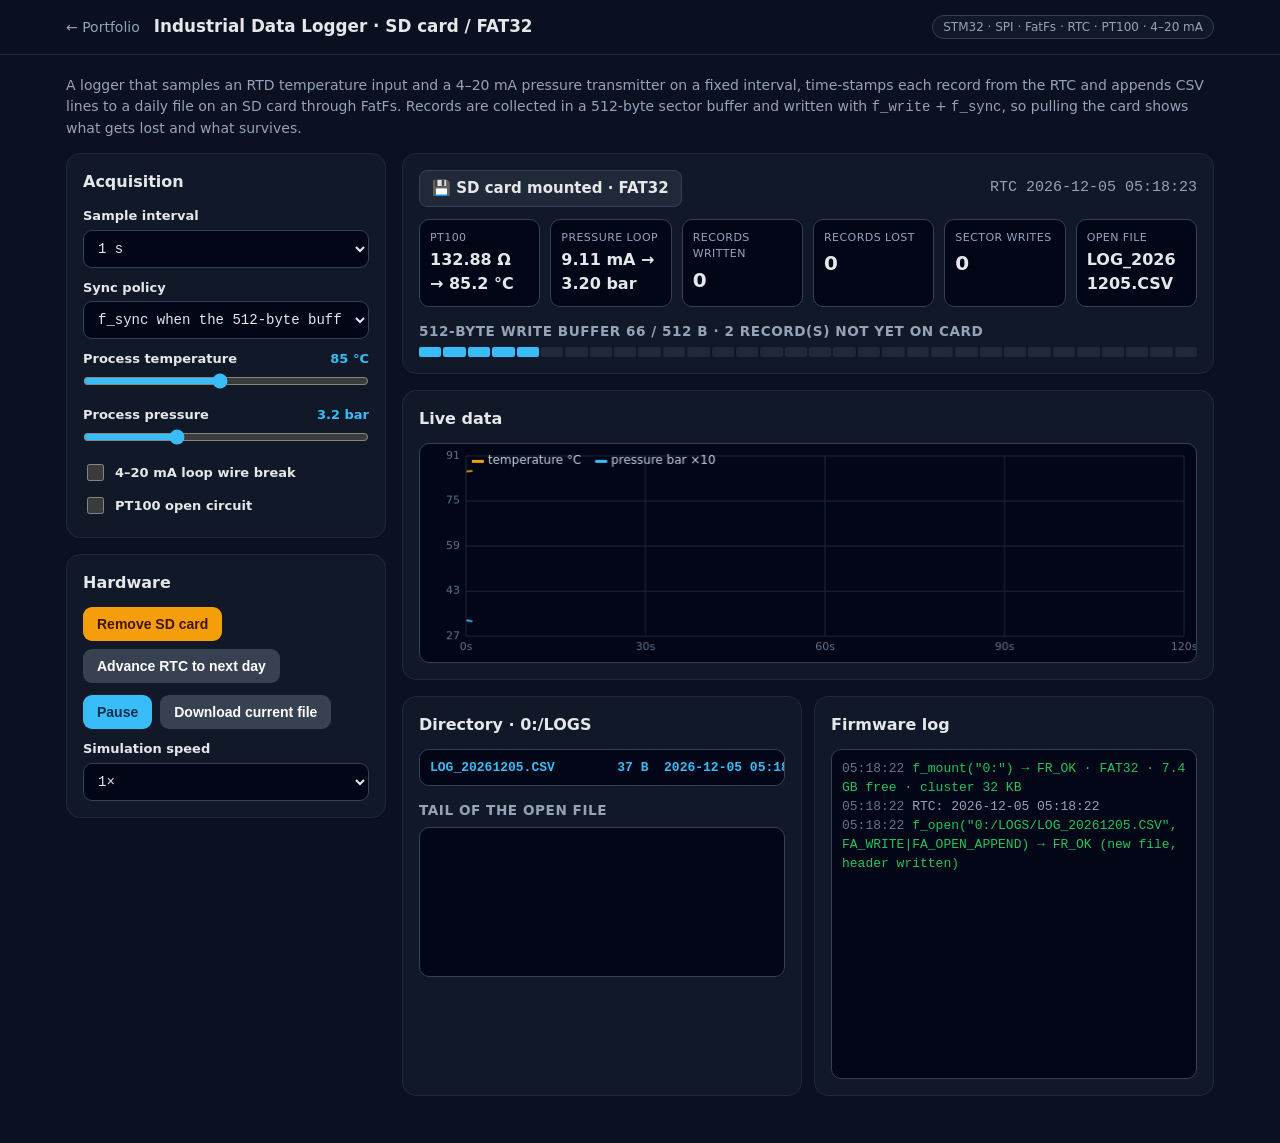
<file: sim/datalogger.html>
<!DOCTYPE html>
<html lang="en">
<head>
<meta charset="utf-8">
<meta name="viewport" content="width=device-width,initial-scale=1">
<meta name="theme-color" content="#0b1120">
<title>Industrial Data Logger Simulator · Venu Konda</title>
<link rel="icon" href="../assets/img/favicon.png">
<link rel="stylesheet" href="sim.css">
<style>
.card{display:inline-flex;align-items:center;gap:8px;padding:6px 12px;border-radius:8px;background:#1f2937;border:1px solid var(--line);font-weight:700}
.card.out{background:#450a0a;border-color:#991b1b;color:#fca5a5}
.buf{display:flex;gap:2px;margin-top:6px}.buf i{flex:1;height:10px;background:#1f2937;border-radius:2px}.buf i.f{background:var(--accent)}
.dir{font:13px ui-monospace,monospace;background:var(--ink);border:1px solid var(--line);border-radius:10px;padding:10px;white-space:pre;overflow:auto;max-height:180px}
.dir b{color:var(--accent)}
</style>
</head>
<body>
<div class="top"><div class="wrap"><a class="back" href="../#projects">← Portfolio</a><h1>Industrial Data Logger · SD card / FAT32</h1><span class="tag">STM32 · SPI · FatFs · RTC · PT100 · 4–20 mA</span></div></div>
<main class="wrap">
<p class="intro">A logger that samples an RTD temperature input and a 4–20 mA pressure transmitter on a fixed interval, time-stamps each record from the RTC and appends CSV lines to a daily file on an SD card through FatFs. Records are collected in a 512-byte sector buffer and written with <code>f_write</code> + <code>f_sync</code>, so pulling the card shows what gets lost and what survives.</p>
<div class="layout">
 <div class="stack">
  <div class="panel">
   <h2>Acquisition</h2>
   <label>Sample interval</label><select id="iv"><option value="1" selected>1 s</option><option value="5">5 s</option><option value="10">10 s</option><option value="60">60 s</option></select>
   <label>Sync policy</label><select id="sync"><option value="sector" selected>f_sync when the 512-byte buffer is full</option><option value="10">f_sync every 10 records</option><option value="each">f_sync after every record (slow, safest)</option></select>
   <label>Process temperature <span class="v" id="tv"></span></label><input type="range" id="t" min="-20" max="200" value="85">
   <label>Process pressure <span class="v" id="pv"></span></label><input type="range" id="p" min="0" max="10" step="0.1" value="3.2">
   <label class="check"><input type="checkbox" id="wb"> 4–20 mA loop wire break</label>
   <label class="check"><input type="checkbox" id="rtd"> PT100 open circuit</label>
  </div>
  <div class="panel">
   <h2>Hardware</h2>
   <div class="btns"><button class="warn" id="card">Remove SD card</button><button class="sec" id="newday">Advance RTC to next day</button></div>
   <div class="btns"><button id="run">Pause</button><button class="sec" id="dl">Download current file</button></div>
   <label>Simulation speed</label><select id="speed"><option value="1" selected>1×</option><option value="10">10×</option><option value="60">60×</option></select>
  </div>
 </div>
 <div class="stack">
  <div class="panel">
   <div style="display:flex;flex-wrap:wrap;gap:12px;align-items:center;justify-content:space-between">
    <div><span class="card" id="cardst">💾 SD card mounted · FAT32</span></div>
    <div class="mono muted" id="clock"></div>
   </div>
   <div class="stats">
    <div class="stat"><div class="k">PT100</div><div class="n sm" id="rtdN">—</div></div>
    <div class="stat"><div class="k">Pressure loop</div><div class="n sm" id="loopN">—</div></div>
    <div class="stat"><div class="k">Records written</div><div class="n" id="recN">0</div></div>
    <div class="stat"><div class="k">Records lost</div><div class="n" id="lostN">0</div></div>
    <div class="stat"><div class="k">Sector writes</div><div class="n" id="secN">0</div></div>
    <div class="stat"><div class="k">Open file</div><div class="n sm" id="fileN">—</div></div>
   </div>
   <h3>512-byte write buffer <span class="muted" id="bufN"></span></h3>
   <div class="buf" id="buf"></div>
  </div>
  <div class="panel"><h2>Live data</h2><canvas class="chart" id="c1" style="height:220px"></canvas></div>
  <div class="split">
   <div class="panel"><h2>Directory · 0:/LOGS</h2><div class="dir" id="dir"></div><h3>Tail of the open file</h3><div class="console" id="tail" style="height:150px"></div></div>
   <div class="panel"><h2>Firmware log</h2><div class="console" id="log" style="height:330px"></div></div>
  </div>
 </div>
</div>
</main>
<script src="sim.js"></script>
<script>
const log=makeLog($('log'),300);
let simT=0,clock=new Date(),nextS=0,cardIn=true,files={},open=null,buf=[],bufBytes=0,recs=0,lost=0,secs=0,sinceSync=0;
const chart=new Chart($('c1'),{window:120,series:[{name:'temperature °C',color:'#f59e0b'},{name:'pressure bar ×10',color:'#38bdf8'}]});
const fname=()=>`LOG_${clock.getFullYear()}${pad(clock.getMonth()+1)}${pad(clock.getDate())}.CSV`;
const ts=()=>`${clock.getFullYear()}-${pad(clock.getMonth()+1)}-${pad(clock.getDate())} ${pad(clock.getHours())}:${pad(clock.getMinutes())}:${pad(clock.getSeconds())}`;
function openFile(){
 if(!cardIn){open=null;return false}
 const n=fname();if(open===n)return true;
 if(!files[n]){files[n]={size:0,lines:['timestamp,temp_c,pressure_bar,status'],created:ts()};files[n].size=files[n].lines[0].length+1;log(`f_open("0:/LOGS/${n}", FA_WRITE|FA_OPEN_APPEND) → FR_OK (new file, header written)`,'ok')}
 else log(`f_open("0:/LOGS/${n}", FA_OPEN_APPEND) → FR_OK (size ${files[n].size} B)`,'ok');
 open=n;return true;
}
function flush(why){
 if(!buf.length)return;
 if(!cardIn||!open){lost+=buf.length;log(`f_write failed: FR_NOT_READY (card removed) — ${buf.length} buffered record(s) lost`,'err');buf=[];bufBytes=0;return}
 const f=files[open];for(const l of buf){f.lines.push(l);f.size+=l.length+1}
 secs+=Math.ceil(bufBytes/512);log(`f_write(${bufBytes} B) + f_sync() → FR_OK · ${why} · ${Math.ceil(bufBytes/512)} sector(s) · ${open} now ${f.size} B`,'dim');
 recs+=buf.length;buf=[];bufBytes=0;sinceSync=0;tailDraw();
}
function sample(){
 const wb=$('wb').checked,ro=$('rtd').checked;
 const T=+$('t').value+(Math.random()-0.5)*0.6,P=+$('p').value+(Math.random()-0.5)*0.05;
 const R=ro?Infinity:100*(1+3.9083e-3*T-5.775e-7*T*T),I=wb?0.4:4+16*clamp(P,0,10)/10;
 const tOk=!ro,pOk=I>=3.6&&I<=20.5;
 $('rtdN').textContent=ro?'OPEN (∞ Ω)':fmt(R,2)+' Ω → '+fmt(T,1)+' °C';$('loopN').textContent=fmt(I,2)+' mA → '+(pOk?fmt(P,2)+' bar':'FAULT (<3.6 mA)');
 let status='OK';if(!tOk)status='RTD_OPEN';if(!pOk)status=(status==='OK'?'':status+'|')+'LOOP_FAULT';
 const line=`${ts()},${tOk?fmt(T,1):'NaN'},${pOk?fmt(P,2):'NaN'},${status}`;
 if(status!=='OK')log(`sensor fault flagged: ${status}`,'warn');
 chart.push(simT,[tOk?T:null,pOk?P*10:null]);
 if(!openFile()){lost++;log(`record dropped — no card (${line})`,'err');return}
 buf.push(line);bufBytes+=line.length+1;sinceSync++;
 const pol=$('sync').value;
 if(bufBytes>=512)flush('buffer full');else if(pol==='each')flush('sync each record');else if(pol==='10'&&sinceSync>=10)flush('10 records');
}
function step(dt){simT+=dt;clock=new Date(clock.getTime()+dt*1000);if(simT>=nextS){nextS+=(+$('iv').value);sample();if(open&&open!==fname()){flush('midnight rollover');log(`f_close(${open}) — date changed, rotating to ${fname()}`,'warn');open=null;openFile()}}}
function tailDraw(){const f=open&&files[open];$('tail').textContent=f?f.lines.slice(-8).join('\n'):'(no open file)';$('tail').scrollTop=1e9}
function draw(){
 chart.draw();$('clock').textContent='RTC '+ts();
 $('recN').textContent=recs;$('lostN').textContent=lost;$('secN').textContent=secs;$('fileN').textContent=open||'none';
 $('bufN').textContent=`${bufBytes} / 512 B · ${buf.length} record(s) not yet on card`;
 $('buf').innerHTML=Array.from({length:32},(_,i)=>`<i class="${i<bufBytes/16?'f':''}"></i>`).join('');
 $('dir').innerHTML=Object.keys(files).sort().map(n=>`${n===open?'<b>':''}${n.padEnd(18)}${String(files[n].size).padStart(8)} B  ${files[n].created}${n===open?'  (open)</b>':''}`).join('\n')||'(empty)';
}
$('card').addEventListener('click',()=>{cardIn=!cardIn;if(!cardIn){log('card detect: SD card REMOVED — f_mount lost, writes will fail until re-inserted','err');$('cardst').textContent='⚠ no card';$('cardst').className='card out';open=null;$('card').textContent='Insert SD card'}else{log('card detect: SD card inserted → f_mount("0:") FR_OK, FAT32, 7.4 GB free','ok');$('cardst').textContent='💾 SD card mounted · FAT32';$('cardst').className='card';$('card').textContent='Remove SD card';openFile()}});
$('newday').addEventListener('click',()=>{clock=new Date(clock.getFullYear(),clock.getMonth(),clock.getDate()+1,0,0,0);log('RTC advanced to '+ts(),'warn')});
$('dl').addEventListener('click',()=>{const n=open||Object.keys(files).pop();if(!n)return;const a=document.createElement('a');a.href=URL.createObjectURL(new Blob([files[n].lines.concat(buf).join('\n')+'\n'],{type:'text/csv'}));a.download=n;a.click()});
bindRange('t','tv',v=>v+' °C');bindRange('p','pv',v=>fmt(v,1)+' bar');
const loop=makeLoop(step,draw,10);loop.speed=+$('speed').value;
$('speed').addEventListener('change',()=>{loop.speed=+$('speed').value});
$('run').addEventListener('click',()=>{loop.toggle();$('run').textContent=loop.running?'Pause':'Run'});
log('f_mount("0:") → FR_OK · FAT32 · 7.4 GB free · cluster 32 KB','ok');log('RTC: '+ts(),'dim');openFile();draw();loop.start();
</script>
</body>
</html>
</file>
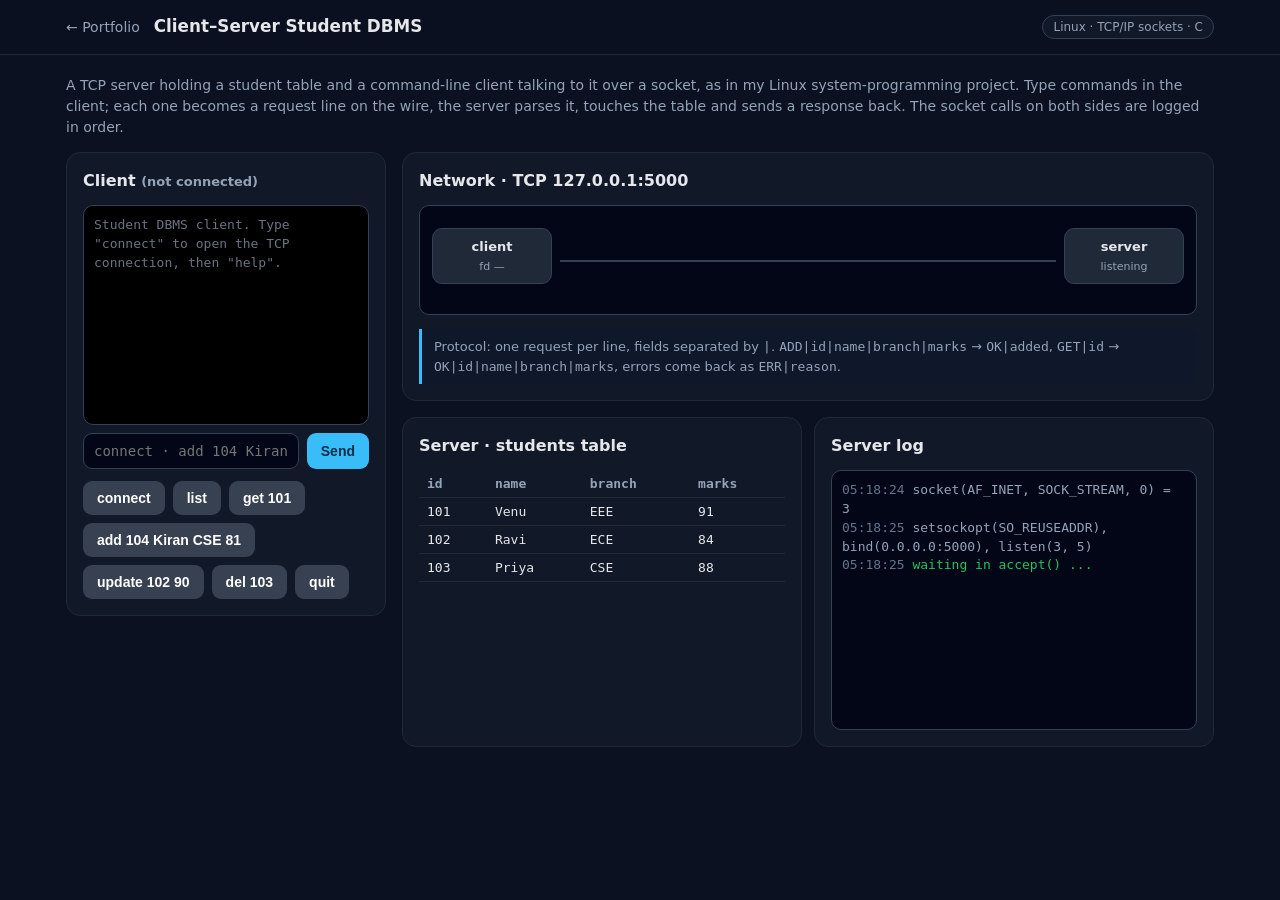
<file: sim/dbms.html>
<!DOCTYPE html>
<html lang="en">
<head>
<meta charset="utf-8">
<meta name="viewport" content="width=device-width,initial-scale=1">
<meta name="theme-color" content="#0b1120">
<title>Client–Server Student DBMS Simulator · Venu Konda</title>
<link rel="icon" href="../assets/img/favicon.png">
<link rel="stylesheet" href="sim.css">
<style>
.net{position:relative;height:110px;background:var(--ink);border:1px solid var(--line);border-radius:10px;overflow:hidden}
.box{position:absolute;top:22px;width:120px;padding:8px;border-radius:10px;background:#1f2937;border:1px solid var(--line);text-align:center;font-size:12px}
.box b{display:block;font-size:13px}.box.cl{left:12px}.box.sv{right:12px}
.box .st{color:var(--muted);font-size:11px}
.wire{position:absolute;left:140px;right:140px;top:50%;height:2px;background:#334155}
.pk{position:absolute;top:calc(50% - 11px);left:140px;padding:3px 8px;border-radius:6px;background:var(--accent);color:var(--accent-ink);font:700 11px ui-monospace,monospace;opacity:0;white-space:nowrap;transition:left .7s linear,opacity .15s}
.pk.resp{background:#22c55e;color:#052e16}
</style>
</head>
<body>
<div class="top"><div class="wrap"><a class="back" href="../#projects">← Portfolio</a><h1>Client–Server Student DBMS</h1><span class="tag">Linux · TCP/IP sockets · C</span></div></div>
<main class="wrap">
<p class="intro">A TCP server holding a student table and a command-line client talking to it over a socket, as in my Linux system-programming project. Type commands in the client; each one becomes a request line on the wire, the server parses it, touches the table and sends a response back. The socket calls on both sides are logged in order.</p>
<div class="layout">
 <div class="stack">
  <div class="panel">
   <h2>Client <span class="muted small" id="cst">(not connected)</span></h2>
   <div class="terminal" id="ct"></div>
   <form class="cmdline" id="cf"><input type="text" id="ci" placeholder="connect · add 104 Kiran CSE 81 · get 101 · list · update 101 92 · del 103 · quit" autocomplete="off"><button>Send</button></form>
   <div class="btns" id="quick"></div>
  </div>
 </div>
 <div class="stack">
  <div class="panel">
   <h2>Network · TCP 127.0.0.1:5000</h2>
   <div class="net"><div class="box cl"><b>client</b><span class="st" id="cs">fd —</span></div><div class="wire"></div><div class="pk" id="pk"></div><div class="box sv"><b>server</b><span class="st" id="ss">listening</span></div></div>
   <div class="note">Protocol: one request per line, fields separated by <code>|</code>. <code>ADD|id|name|branch|marks</code> → <code>OK|added</code>, <code>GET|id</code> → <code>OK|id|name|branch|marks</code>, errors come back as <code>ERR|reason</code>.</div>
  </div>
  <div class="split">
   <div class="panel"><h2>Server · students table</h2><div class="tscroll"><table><thead><tr><th>id</th><th>name</th><th>branch</th><th>marks</th></tr></thead><tbody id="tbl"></tbody></table></div></div>
   <div class="panel"><h2>Server log</h2><div class="console" id="sl" style="height:260px"></div></div>
  </div>
 </div>
</div>
</main>
<script src="sim.js"></script>
<script>
let db=[{id:101,name:'Venu',branch:'EEE',marks:91},{id:102,name:'Ravi',branch:'ECE',marks:84},{id:103,name:'Priya',branch:'CSE',marks:88}];
let connected=false,busy=false,cfd=null,reqs=0;
const sl=makeLog($('sl'),200);
const ct=(s,c)=>{const d=document.createElement('div');if(c)d.className=c;d.textContent=s;$('ct').appendChild(d);$('ct').scrollTop=1e9};
const sleep=ms=>new Promise(r=>setTimeout(r,ms));
function tbl(){$('tbl').innerHTML=db.map(r=>`<tr><td>${r.id}</td><td>${r.name}</td><td>${r.branch}</td><td>${r.marks}</td></tr>`).join('')||'<tr><td colspan="4" class="muted">empty</td></tr>'}
function serve(line){
 const f=line.split('|'),c=f[0];
 if(c==='ADD'){const id=+f[1];if(!id||!f[2]||f[4]===undefined)return'ERR|usage ADD|id|name|branch|marks';if(db.some(r=>r.id===id))return'ERR|duplicate id';db.push({id,name:f[2],branch:f[3],marks:+f[4]});return'OK|added'}
 if(c==='GET'){const r=db.find(r=>r.id===+f[1]);return r?`OK|${r.id}|${r.name}|${r.branch}|${r.marks}`:'ERR|not found'}
 if(c==='DEL'){const i=db.findIndex(r=>r.id===+f[1]);if(i<0)return'ERR|not found';db.splice(i,1);return'OK|deleted'}
 if(c==='UPD'){const r=db.find(r=>r.id===+f[1]);if(!r)return'ERR|not found';r.marks=+f[2];return'OK|updated'}
 if(c==='LIST')return'OK|'+db.length+'|'+db.map(r=>`${r.id},${r.name},${r.branch},${r.marks}`).join(';');
 return'ERR|unknown command';
}
async function fly(text,resp){const p=$('pk');p.textContent=text.length>26?text.slice(0,24)+'…':text;p.className='pk'+(resp?' resp':'');p.style.transition='none';p.style.left=resp?'calc(100% - 140px - '+Math.min(220,text.length*7+16)+'px)':'140px';p.style.opacity='1';await sleep(20);p.style.transition='left .7s linear,opacity .15s';p.style.left=resp?'140px':'calc(100% - 140px - '+Math.min(220,text.length*7+16)+'px)';await sleep(720);p.style.opacity='0'}
async function connect(){
 if(connected)return ct('already connected','dim');busy=true;
 ct('$ ./client 127.0.0.1 5000','hi');ct('socket(AF_INET, SOCK_STREAM, 0) = 3','dim');ct('connect(3, 127.0.0.1:5000) ...','dim');
 await fly('SYN');sl('accept(3, ...) = 4   ← client 127.0.0.1:'+(40000+Math.floor(Math.random()*20000)),'ok');await fly('SYN-ACK',true);
 cfd=4;connected=true;ct('connected (fd 3)','p');$('cst').textContent='(connected, fd 3)';$('cs').textContent='fd 3 · ESTABLISHED';$('ss').textContent='client fd 4';busy=false;
}
async function request(line){
 if(!connected)return ct('not connected — type "connect"','err');busy=true;
 ct(`send(3, "${line}\\n", ${line.length+1})`,'dim');await fly(line);
 sl(`recv(4) = ${line.length+1} B  "${line}"`,'info');await sleep(150);
 const r=serve(line);tbl();sl(`send(4) ← "${r}"`,r.startsWith('OK')?'ok':'err');await fly(r,true);
 ct(`recv(3) = ${r.length+1} B`,'dim');
 if(r.startsWith('OK|')&&line==='LIST'){const [,n,rows]=r.split('|');ct(`${n} record(s):`,'p');rows.split(';').filter(Boolean).forEach(x=>ct('  '+x.replace(/,/g,'  ')))}
 else ct(r.replace(/\|/g,'  '),r.startsWith('OK')?'p':'err');
 reqs++;busy=false;
}
async function quit(){if(!connected)return;busy=true;ct('close(3)','dim');await fly('FIN');sl('recv(4) = 0 → client closed, close(4)','warn');connected=false;cfd=null;$('cst').textContent='(not connected)';$('cs').textContent='fd —';$('ss').textContent='listening';busy=false}
function handle(text){
 const a=text.trim().split(/\s+/),c=a[0]?.toLowerCase();if(!c)return;ct('> '+text,'hi');
 if(busy)return ct('busy — wait for the previous request','err');
 if(c==='connect')return connect();
 if(c==='quit'||c==='exit')return quit();
 if(c==='help')return ct('connect | add <id> <name> <branch> <marks> | get <id> | update <id> <marks> | del <id> | list | quit');
 const M={add:()=>`ADD|${a[1]}|${a[2]}|${a[3]}|${a[4]}`,get:()=>`GET|${a[1]}`,del:()=>`DEL|${a[1]}`,update:()=>`UPD|${a[1]}|${a[2]}`,list:()=>'LIST'};
 if(M[c])return request(M[c]());ct('unknown command, try "help"','err');
}
$('cf').addEventListener('submit',e=>{e.preventDefault();handle($('ci').value);$('ci').value=''});
$('quick').innerHTML=['connect','list','get 101','add 104 Kiran CSE 81','update 102 90','del 103','quit'].map(q=>`<button class="sec" data-q="${q}">${q}</button>`).join('');
$('quick').querySelectorAll('[data-q]').forEach(b=>b.addEventListener('click',()=>handle(b.dataset.q)));
sl('socket(AF_INET, SOCK_STREAM, 0) = 3','dim');sl('setsockopt(SO_REUSEADDR), bind(0.0.0.0:5000), listen(3, 5)','dim');sl('waiting in accept() ...','ok');
ct('Student DBMS client. Type "connect" to open the TCP connection, then "help".','dim');tbl();
</script>
</body>
</html>
</file>
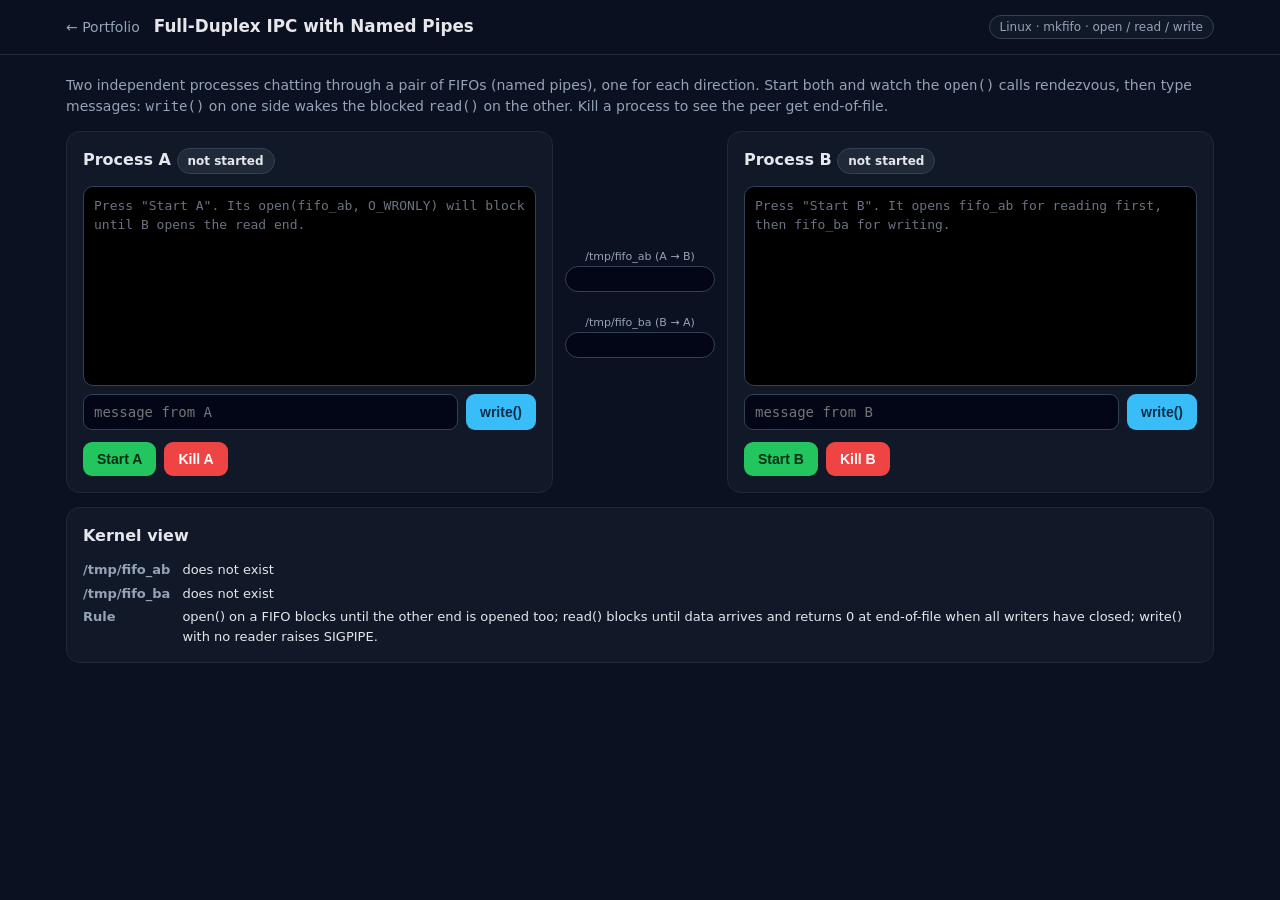
<file: sim/ipc.html>
<!DOCTYPE html>
<html lang="en">
<head>
<meta charset="utf-8">
<meta name="viewport" content="width=device-width,initial-scale=1">
<meta name="theme-color" content="#0b1120">
<title>Full-Duplex FIFO IPC Simulator · Venu Konda</title>
<link rel="icon" href="../assets/img/favicon.png">
<link rel="stylesheet" href="sim.css">
<style>
.procs{display:grid;grid-template-columns:minmax(0,1fr) 150px minmax(0,1fr);gap:12px;align-items:stretch}
@media(max-width:800px){.procs{grid-template-columns:minmax(0,1fr)}}
.pipes{display:flex;flex-direction:column;justify-content:center;gap:40px}
.pipe{position:relative;height:26px;background:var(--ink);border:1px solid var(--line);border-radius:999px}
.pipe small{position:absolute;left:0;right:0;top:-18px;text-align:center;color:var(--muted);font-size:11px;white-space:nowrap}
.pipe i{position:absolute;top:5px;width:14px;height:14px;border-radius:50%;background:var(--accent);box-shadow:0 0 8px var(--accent);opacity:0;transition:left .8s linear,opacity .2s}
.pipe.rtl i{background:#22c55e;box-shadow:0 0 8px #22c55e}
.pst{font-size:12px;color:var(--muted)}
.proc .terminal{min-height:200px;max-height:260px}
</style>
</head>
<body>
<div class="top"><div class="wrap"><a class="back" href="../#projects">← Portfolio</a><h1>Full-Duplex IPC with Named Pipes</h1><span class="tag">Linux · mkfifo · open / read / write</span></div></div>
<main class="wrap">
<p class="intro">Two independent processes chatting through a pair of FIFOs (named pipes), one for each direction. Start both and watch the <code>open()</code> calls rendezvous, then type messages: <code>write()</code> on one side wakes the blocked <code>read()</code> on the other. Kill a process to see the peer get end-of-file.</p>
<div class="procs">
 <div class="panel proc"><h2>Process A <span class="badge" id="sa">not started</span></h2><div class="terminal" id="ta"></div><form class="cmdline" data-p="a"><input type="text" placeholder="message from A"><button>write()</button></form><div class="btns"><button class="ok" data-start="a">Start A</button><button class="danger" data-kill="a">Kill A</button></div></div>
 <div class="pipes">
  <div class="pipe" id="pab"><small>/tmp/fifo_ab (A → B)</small><i></i></div>
  <div class="pipe rtl" id="pba"><small>/tmp/fifo_ba (B → A)</small><i></i></div>
 </div>
 <div class="panel proc"><h2>Process B <span class="badge" id="sb">not started</span></h2><div class="terminal" id="tb"></div><form class="cmdline" data-p="b"><input type="text" placeholder="message from B"><button>write()</button></form><div class="btns"><button class="ok" data-start="b">Start B</button><button class="danger" data-kill="b">Kill B</button></div></div>
</div>
<div class="panel" style="margin-top:14px"><h2>Kernel view</h2><div class="kv"><b>/tmp/fifo_ab</b><span id="kab">does not exist</span><b>/tmp/fifo_ba</b><span id="kba">does not exist</span><b>Rule</b><span>open() on a FIFO blocks until the other end is opened too; read() blocks until data arrives and returns 0 at end-of-file when all writers have closed; write() with no reader raises SIGPIPE.</span></div></div>
</main>
<script src="sim.js"></script>
<script>
/* Process A: open(fifo_ab, O_WRONLY) then open(fifo_ba, O_RDONLY).  Process B: open(fifo_ab, O_RDONLY) then open(fifo_ba, O_WRONLY).
   Each open() on a FIFO completes only when the opposite end has been opened by the other process, so the two processes
   rendezvous at stage 1 and again at stage 2, exactly as on Linux. */
const P={a:{name:'A',t:'ta',st:'sa',out:'ab',inn:'ba',order:[['ab','O_WRONLY','w'],['ba','O_RDONLY','r']]},
         b:{name:'B',t:'tb',st:'sb',out:'ba',inn:'ab',order:[['ab','O_RDONLY','r'],['ba','O_WRONLY','w']]}};
const fifo={ab:{exists:false,w:null,r:null},ba:{exists:false,w:null,r:null}};
const state={a:'off',b:'off'};const STAGE={open1:0,open2:1,run:2};
const peer=p=>p==='a'?'b':'a';
const T=(p,s,c)=>{const d=document.createElement('div');if(c)d.className=c;d.textContent=s;const t=$(P[p].t);t.appendChild(d);t.scrollTop=1e9};
const sleep=ms=>new Promise(r=>setTimeout(r,ms));
function badge(p){const s=state[p],me=P[p];const txt={off:'not started',open1:`blocked in open(fifo_ab, ${me.order[0][1]})`,open2:`blocked in open(fifo_ba, ${me.order[1][1]})`,run:'running · read() blocked',dead:'exited'}[s];$(me.st).textContent=txt;$(me.st).className='badge '+(s==='run'?'green':s==='dead'?'red':s==='off'?'':'amber')}
function kview(){for(const k of ['ab','ba']){const f=fifo[k];$('k'+k).textContent=f.exists?`FIFO · writer: ${f.w||'none'} · reader: ${f.r||'none'}`:'does not exist'}}
const peerReached=(p,stage)=>{const i=STAGE[state[peer(p)]];return i!==undefined&&i>=stage};
async function start(p){
 if(state[p]!=='off'&&state[p]!=='dead')return;const me=P[p];$(me.t).innerHTML='';
 T(p,`$ ./proc_${p}`,'hi');
 for(const k of ['ab','ba']){if(!fifo[k].exists){fifo[k].exists=true;T(p,`mkfifo("/tmp/fifo_${k}", 0666) = 0`,'dim')}else T(p,`mkfifo("/tmp/fifo_${k}") → EEXIST (already there, fine)`,'dim')}
 for(let s=0;s<2;s++){
  const [f,mode,end]=me.order[s],fd=3+s;state[p]=s?'open2':'open1';badge(p);
  fifo[f][end]=me.name+' (opening)';kview();
  T(p,`open("/tmp/fifo_${f}", ${mode}) ... blocks until the other process opens the ${end==='w'?'read':'write'} end`,'dim');
  while(!peerReached(p,s)){await sleep(100);if(state[p]==='dead')return}
  fifo[f][end]=me.name;kview();T(p,`open(fifo_${f}, ${mode}) = ${fd}`,'p');await sleep(150);
 }
 state[p]='run';badge(p);T(p,`pthread_create(reader) → read(${me.order[0][2]==='r'?3:4}, buf, 256) blocking; main thread waits for your input`,'dim');
}
async function send(p,msg){
 const me=P[p],q=peer(p);if(state[p]!=='run')return T(p,'process not running','err');
 const wfd=me.order[0][2]==='w'?3:4,rfd=P[q].order[0][2]==='r'?3:4;
 if(state[q]!=='run'){T(p,`write(${wfd}, ...) → SIGPIPE: no reader on fifo_${me.out}, process terminated`,'err');die(p,true);return}
 T(p,`write(${wfd}, "${msg}", ${msg.length}) = ${msg.length}`,'p');
 const pipe=$('p'+me.out),dot=pipe.querySelector('i');dot.style.transition='none';dot.style.left=p==='a'?'4px':'calc(100% - 18px)';dot.style.opacity='1';await sleep(20);dot.style.transition='left .8s linear,opacity .2s';dot.style.left=p==='a'?'calc(100% - 18px)':'4px';await sleep(820);dot.style.opacity='0';
 T(q,`read(${rfd}) = ${msg.length}: "${msg}"`,'hi');T(q,`read(${rfd}, buf, 256) blocking again`,'dim');
}
function die(p,crashed){
 const me=P[p],q=peer(p);if(state[p]==='off'||state[p]==='dead')return;
 if(!crashed)T(p,'SIGTERM → close(3); close(4); exit(0)','err');
 state[p]='dead';badge(p);
 if(fifo[me.out].w&&fifo[me.out].w.startsWith(me.name))fifo[me.out].w=null;if(fifo[me.inn].r&&fifo[me.inn].r.startsWith(me.name))fifo[me.inn].r=null;kview();
 if(state[q]==='run'){const rfd=P[q].order[0][2]==='r'?3:4;T(q,`read(${rfd}) = 0 → EOF: the writer of fifo_${me.out} closed. close(3); close(4); exit(0)`,'err');state[q]='dead';badge(q);fifo[P[q].out].w=null;fifo[P[q].inn].r=null;kview()}
 /* a peer still blocked in open() simply keeps waiting, as on Linux */
}
document.querySelectorAll('[data-start]').forEach(b=>b.addEventListener('click',()=>start(b.dataset.start)));
document.querySelectorAll('[data-kill]').forEach(b=>b.addEventListener('click',()=>die(b.dataset.kill,false)));
document.querySelectorAll('form[data-p]').forEach(f=>f.addEventListener('submit',e=>{e.preventDefault();const i=f.querySelector('input');if(i.value.trim())send(f.dataset.p,i.value.trim());i.value=''}));
badge('a');badge('b');kview();
T('a','Press "Start A". Its open(fifo_ab, O_WRONLY) will block until B opens the read end.','dim');T('b','Press "Start B". It opens fifo_ab for reading first, then fifo_ba for writing.','dim');
</script>
</body>
</html>
</file>
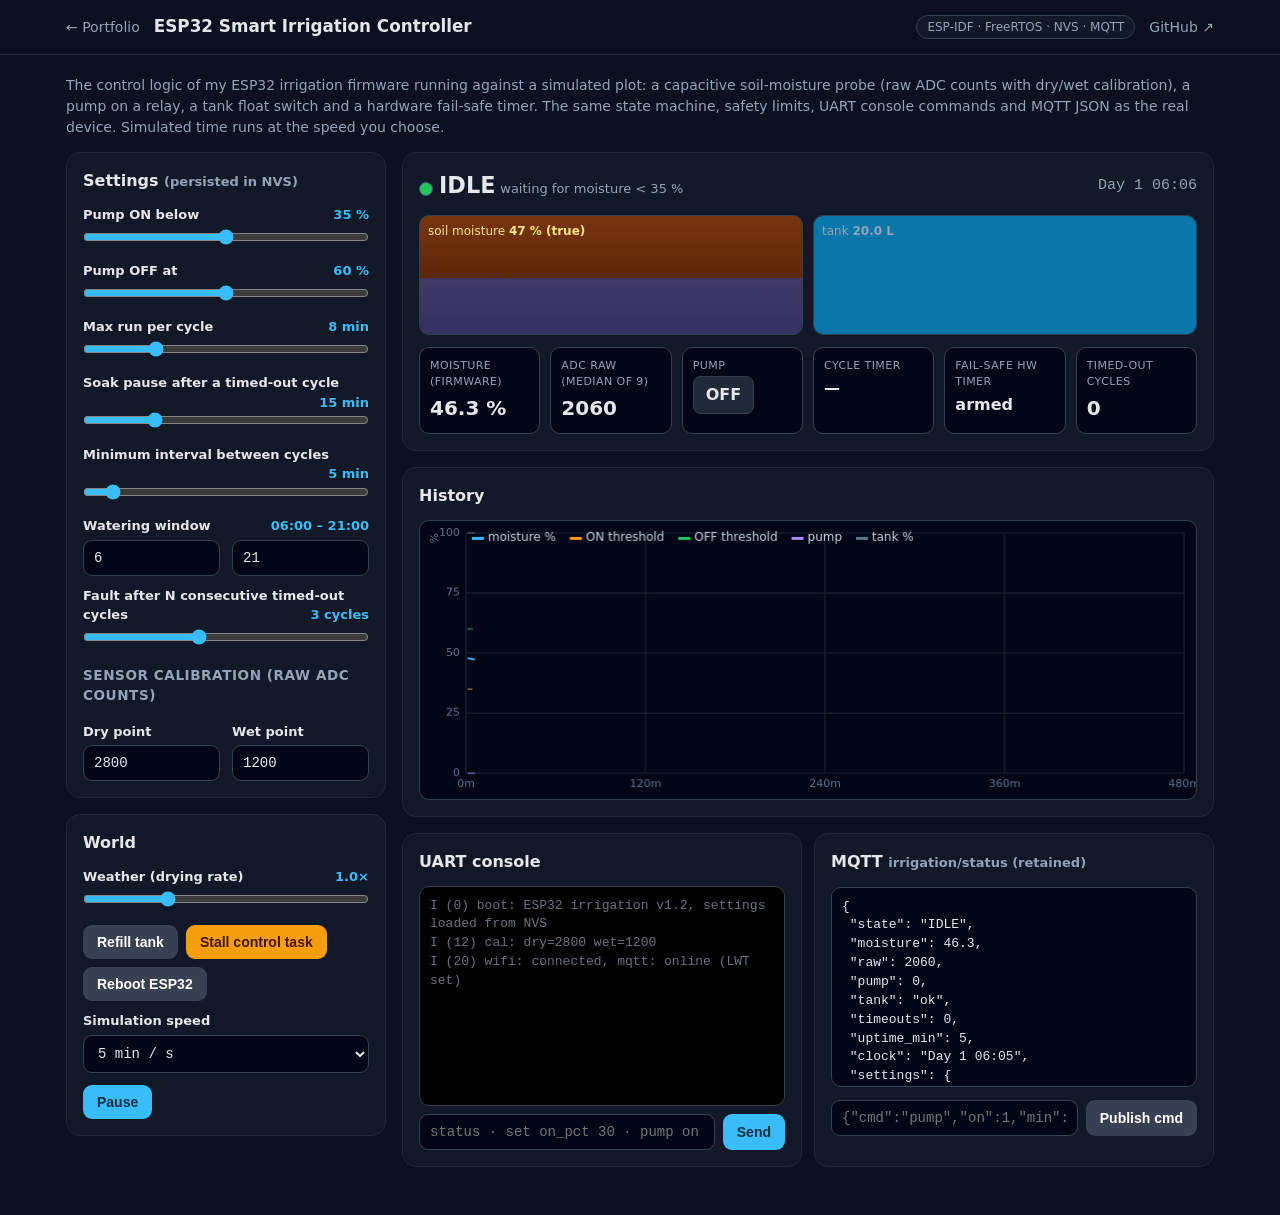
<file: sim/irrigation.html>
<!DOCTYPE html>
<html lang="en">
<head>
<meta charset="utf-8">
<meta name="viewport" content="width=device-width,initial-scale=1">
<meta name="theme-color" content="#0b1120">
<title>ESP32 Smart Irrigation Simulator · Venu Konda</title>
<link rel="icon" href="../assets/img/favicon.png">
<link rel="stylesheet" href="sim.css">
<style>
.plant{display:grid;grid-template-columns:1fr 1fr;gap:10px}
.tank{position:relative;height:120px;background:var(--ink);border:1px solid var(--line);border-radius:10px;overflow:hidden}
.tank i{position:absolute;left:0;right:0;bottom:0;background:#0ea5e9;opacity:.7;transition:height .2s}
.tank span{position:absolute;left:8px;top:6px;font-size:12px;color:var(--muted)}
.soil{position:relative;height:120px;border-radius:10px;border:1px solid var(--line);background:linear-gradient(#78350f,#451a03);overflow:hidden}
.soil i{position:absolute;left:0;right:0;bottom:0;background:#1d4ed8;opacity:.45;transition:height .2s}
.soil span{position:absolute;left:8px;top:6px;font-size:12px;color:#fde68a}
.pump{display:inline-block;padding:6px 12px;border-radius:8px;background:#1f2937;border:1px solid var(--line);font-weight:700}
.pump.on{background:#052e16;border-color:#16a34a;color:#86efac}
@keyframes blink{0%,49%{opacity:1}50%,100%{opacity:.15}}
@keyframes fast{0%,49%{opacity:1}50%,100%{opacity:.15}}
.led.idle{background:var(--green);animation:blink 2s infinite}
.led.water{background:var(--green);box-shadow:0 0 10px var(--green)}
.led.tank{background:var(--amber);animation:blink .6s infinite}
.led.fault{background:var(--red);animation:fast .25s infinite}
.st{font-size:1.4rem;font-weight:800}
</style>
</head>
<body>
<div class="top"><div class="wrap"><a class="back" href="../#projects">← Portfolio</a><h1>ESP32 Smart Irrigation Controller</h1><span class="tag">ESP-IDF · FreeRTOS · NVS · MQTT</span> <a class="back" href="https://github.com/venu-konda/ESP32-Smart-Irrigation" target="_blank" rel="noopener">GitHub ↗</a></div></div>
<main class="wrap">
<p class="intro">The control logic of my ESP32 irrigation firmware running against a simulated plot: a capacitive soil-moisture probe (raw ADC counts with dry/wet calibration), a pump on a relay, a tank float switch and a hardware fail-safe timer. The same state machine, safety limits, UART console commands and MQTT JSON as the real device. Simulated time runs at the speed you choose.</p>
<div class="layout">
 <div class="stack">
  <div class="panel">
   <h2>Settings <span class="muted small">(persisted in NVS)</span></h2>
   <label>Pump ON below <span class="v" id="onv"></span></label><input type="range" id="on_pct" min="10" max="60" value="35">
   <label>Pump OFF at <span class="v" id="offv"></span></label><input type="range" id="off_pct" min="30" max="90" value="60">
   <label>Max run per cycle <span class="v" id="runv"></span></label><input type="range" id="max_run" min="1" max="30" value="8">
   <label>Soak pause after a timed-out cycle <span class="v" id="soakv"></span></label><input type="range" id="soak" min="1" max="60" value="15">
   <label>Minimum interval between cycles <span class="v" id="minintv"></span></label><input type="range" id="min_int" min="0" max="60" value="5">
   <label>Watering window <span class="v" id="winv"></span></label>
   <div class="split"><input type="number" id="win_s" min="0" max="23" value="6"><input type="number" id="win_e" min="0" max="23" value="21"></div>
   <label>Fault after N consecutive timed-out cycles <span class="v" id="faultv"></span></label><input type="range" id="fault_n" min="1" max="6" value="3">
   <h3>Sensor calibration (raw ADC counts)</h3>
   <div class="split"><div><label>Dry point</label><input type="number" id="cal_dry" value="2800"></div><div><label>Wet point</label><input type="number" id="cal_wet" value="1200"></div></div>
  </div>
  <div class="panel">
   <h2>World</h2>
   <label>Weather (drying rate) <span class="v" id="sunv"></span></label><input type="range" id="sun" min="0.2" max="3" step="0.1" value="1">
   <div class="btns"><button class="sec" id="refill">Refill tank</button><button class="warn" id="stall">Stall control task</button><button class="sec" id="reboot">Reboot ESP32</button></div>
   <label>Simulation speed</label><select id="speed"><option value="1">1 min / s</option><option value="5" selected>5 min / s</option><option value="20">20 min / s</option></select>
   <div class="btns"><button id="run">Pause</button></div>
  </div>
 </div>
 <div class="stack">
  <div class="panel">
   <div style="display:flex;flex-wrap:wrap;gap:14px;align-items:center;justify-content:space-between">
    <div><span class="led" id="led"></span><span class="st" id="state">IDLE</span> <span class="muted small" id="reason"></span></div>
    <div class="mono muted" id="clock">Day 1 06:00</div>
   </div>
   <div class="plant" style="margin-top:12px">
    <div class="soil"><i id="soilbar"></i><span>soil moisture <b id="soilpct"></b></span></div>
    <div class="tank"><i id="tankbar"></i><span>tank <b id="tankl"></b></span></div>
   </div>
   <div class="stats">
    <div class="stat"><div class="k">Moisture (firmware)</div><div class="n" id="mN">—</div></div>
    <div class="stat"><div class="k">ADC raw (median of 9)</div><div class="n" id="rawN">—</div></div>
    <div class="stat"><div class="k">Pump</div><div class="n sm"><span class="pump" id="pump">OFF</span></div></div>
    <div class="stat"><div class="k">Cycle timer</div><div class="n sm" id="cycN">—</div></div>
    <div class="stat"><div class="k">Fail-safe HW timer</div><div class="n sm" id="fsN">armed</div></div>
    <div class="stat"><div class="k">Timed-out cycles</div><div class="n" id="toN">0</div></div>
   </div>
  </div>
  <div class="panel"><h2>History</h2><canvas class="chart" id="c1"></canvas></div>
  <div class="split">
   <div class="panel"><h2>UART console</h2><div class="terminal" id="term"></div><form class="cmdline" id="cmdf"><input type="text" id="cmd" placeholder="status · set on_pct 30 · pump on 2 · cal dry · fault reset · help"><button>Send</button></form></div>
   <div class="panel"><h2>MQTT <span class="muted small">irrigation/status (retained)</span></h2><pre class="console mono" id="mqtt" style="height:200px"></pre><form class="cmdline" id="mqf"><input type="text" id="mq" placeholder='{"cmd":"pump","on":1,"min":2}'><button class="sec">Publish cmd</button></form></div>
  </div>
 </div>
</div>
</main>
<script src="sim.js"></script>
<script>
/* ---- world (true physics) ---- */
const TRUE_DRY=2800,TRUE_WET=1200;
let W,F;
function resetWorld(){W={m:48,tank:20,tmin:6*60,day:1,inflow:[],pumpOn:false}}
/* ---- firmware state ---- */
function bootFw(keepNvs){const nvs=keepNvs&&F?F.nvs:{on_pct:35,off_pct:60,max_run:8,soak:15,min_int:5,win_s:6,win_e:21,fault_n:3,cal_dry:2800,cal_wet:1200};
 F={nvs,state:'IDLE',reason:'',cycleStart:null,soakEnd:null,lastEnd:-1e9,timeouts:0,manualEnd:null,stalled:0,fs:null,uptime:0,pct:0,raw:0};
 Object.entries(nvs).forEach(([k,v])=>{if($(k)){$(k).value=v;$(k).dispatchEvent(new Event('input'))}});
 readSensor();term('I (0) boot: ESP32 irrigation v1.2, settings loaded from NVS','dim');term(`I (12) cal: dry=${nvs.cal_dry} wet=${nvs.cal_wet}`,'dim');term('I (20) wifi: connected, mqtt: online (LWT set)','dim');
}
const term=(s,c)=>{const d=document.createElement('div');if(c)d.className=c;d.textContent=s;const t=$('term');t.appendChild(d);while(t.childElementCount>250)t.removeChild(t.firstChild);t.scrollTop=t.scrollHeight};
const clockStr=()=>`Day ${W.day} ${pad(Math.floor(W.tmin/60))}:${pad(Math.floor(W.tmin%60))}`;
const chart=new Chart($('c1'),{window:480,yMin:0,yMax:100,xLabel:'m',yLabel:'%',series:[{name:'moisture %',color:'#38bdf8'},{name:'ON threshold',color:'#f59e0b',dash:[5,4],width:1},{name:'OFF threshold',color:'#22c55e',dash:[5,4],width:1},{name:'pump',color:'#a78bfa',width:1},{name:'tank %',color:'#64748b',width:1}]});
let simT=0;
function setPump(on,why){if(W.pumpOn===on)return;W.pumpOn=on;term(`${on?'I':'I'} (${Math.round(F.uptime*60)}) pump: ${on?'ON':'OFF'}${why?' ('+why+')':''}`,on?'p':'');if(on)F.fs=F.nvs.max_run+1;else F.fs=null}
function readSensor(){const n=[];for(let i=0;i<9;i++)n.push(TRUE_DRY+(TRUE_WET-TRUE_DRY)*W.m/100+(Math.random()-0.5)*60);n.sort((a,b)=>a-b);F.raw=Math.round(n[4]);
 const {cal_dry:d,cal_wet:w}=F.nvs;F.pct=clamp(100*(d-F.raw)/(d-w),0,100)}
function inWindow(){const h=W.tmin/60,{win_s:s,win_e:e}=F.nvs;return s<=e?(h>=s&&h<e):(h>=s||h<e)}
function fw(dt){ /* control task, runs every simulated minute step */
 const S=F.nvs,now=F.uptime;
 readSensor();
 if(F.manualEnd!==null){if(now>=F.manualEnd||W.tank<1){F.manualEnd=null;setPump(false,'manual run finished')}else{setPump(true,'manual');F.state='MANUAL';F.reason='';return}}
 const tankOk=W.tank>=1;
 switch(F.state){
  case 'IDLE':case 'MANUAL':
   F.state='IDLE';setPump(false);
   if(!tankOk){F.state='TANK_EMPTY';term('W tank: float switch open — lockout','err');break}
   if(!inWindow()){F.reason=`outside watering window ${pad(S.win_s)}:00–${pad(S.win_e)}:00`;break}
   if(now-F.lastEnd<S.min_int){F.reason=`min interval, ${fmt(S.min_int-(now-F.lastEnd),0)} min left`;break}
   F.reason=F.pct<S.on_pct?'':`waiting for moisture < ${S.on_pct} %`;
   if(F.pct<S.on_pct){F.state='WATERING';F.cycleStart=now;setPump(true,`moisture ${fmt(F.pct,0)} % < ${S.on_pct} %`)}
   break;
  case 'WATERING':
   setPump(true);F.reason=`until ${S.off_pct} % or ${S.max_run} min`;
   if(!tankOk){setPump(false,'tank empty');F.state='TANK_EMPTY';F.lastEnd=now;term('W tank: float switch open during cycle — lockout','err');break}
   if(F.pct>=S.off_pct){setPump(false,`reached ${S.off_pct} %`);F.timeouts=0;F.lastEnd=now;F.state='IDLE';break}
   if(now-F.cycleStart>=S.max_run){setPump(false,'max run time');F.timeouts++;F.lastEnd=now;term(`W cycle timed out (${F.timeouts}/${S.fault_n})`,'err');
    if(F.timeouts>=S.fault_n){F.state='FAULT';term('E FAULT: moisture never reached off_pct — dry probe, empty line or broken pump. Waiting for "fault reset".','err')}else{F.state='SOAK';F.soakEnd=now+S.soak}}
   break;
  case 'SOAK':setPump(false);F.reason=`soak pause, ${fmt(F.soakEnd-now,0)} min left`;if(now>=F.soakEnd)F.state='IDLE';break;
  case 'TANK_EMPTY':setPump(false);F.reason='refill the tank';if(tankOk){F.state='IDLE';term('I tank: float switch closed — resume','p')}break;
  case 'FAULT':setPump(false);F.reason='needs "fault reset"';break;
 }
}
function step(dt){ /* dt in simulated minutes */
 /* world */
 const sun=+$('sun').value,hour=W.tmin/60,day=hour>=10&&hour<=16?1.6:hour>=6&&hour<=20?1:0.4;
 W.m-=0.12*sun*day*dt;
 if(W.pumpOn&&W.tank>0){W.tank=Math.max(0,W.tank-0.5*dt);W.inflow.push({t:simT+2,amt:0.9*dt})}
 while(W.inflow.length&&W.inflow[0].t<=simT){W.m+=W.inflow.shift().amt}
 W.m=clamp(W.m,0,100);
 if(W.pumpOn&&W.tank<=0&&F.fs===null)W.pumpOn=false;
 W.tmin+=dt;if(W.tmin>=1440){W.tmin-=1440;W.day++}simT+=dt;
 /* firmware (may be stalled) */
 F.uptime+=dt;
 if(F.fs!==null){F.fs-=dt;if(F.fs<=0){W.pumpOn=false;F.fs=null;term('E hw-timer: fail-safe expired — pump forced OFF by hardware timer','err')}}
 if(F.stalled>0){F.stalled-=dt;if(F.stalled<=0){term('I control task resumed','p')}}
 else fw(dt);
 if(Math.floor(simT)!==Math.floor(simT-dt)){chart.push(simT,[W.m,F.nvs.on_pct,F.nvs.off_pct,W.pumpOn?100:0,W.tank*5]);if(Math.floor(simT)%5===0)mqttStatus()}
}
function mqttStatus(){$('mqtt').textContent=JSON.stringify({state:F.stalled>0?'STALLED':F.state,moisture:+fmt(F.pct,1),raw:F.raw,pump:W.pumpOn?1:0,tank:W.tank>=1?'ok':'empty',timeouts:F.timeouts,uptime_min:Math.round(F.uptime),clock:clockStr(),settings:F.nvs},null,1)}
function draw(){
 chart.draw();$('clock').textContent=clockStr();
 $('soilbar').style.height=W.m+'%';$('soilpct').textContent=fmt(W.m,0)+' % (true)';$('tankbar').style.height=W.tank*5+'%';$('tankl').textContent=fmt(W.tank,1)+' L';
 $('mN').textContent=fmt(F.pct,1)+' %';$('rawN').textContent=F.raw;$('pump').textContent=W.pumpOn?'ON':'OFF';$('pump').className='pump'+(W.pumpOn?' on':'');
 const st=F.stalled>0?'STALLED':F.state;$('state').textContent=st;$('reason').textContent=F.stalled>0?'control task not running — hardware timer protects the pump':F.reason;
 $('led').className='led '+(st==='WATERING'||st==='MANUAL'?'water':st==='TANK_EMPTY'?'tank':st==='FAULT'||st==='STALLED'?'fault':'idle');
 $('cycN').textContent=F.state==='WATERING'?fmt(F.uptime-F.cycleStart,1)+' / '+F.nvs.max_run+' min':'—';$('fsN').textContent=F.fs!==null?fmt(F.fs,1)+' min left':'armed';$('toN').textContent=F.timeouts;
}
/* settings UI → NVS */
const L={on_pct:['onv',v=>v+' %'],off_pct:['offv',v=>v+' %'],max_run:['runv',v=>v+' min'],soak:['soakv',v=>v+' min'],min_int:['minintv',v=>v+' min'],fault_n:['faultv',v=>v+' cycles']};
for(const [id,[out,f]] of Object.entries(L))bindRange(id,out,f,v=>{if(F&&F.nvs[id]!==v){F.nvs[id]=v;if(id==='on_pct'&&F.nvs.off_pct<=v){F.nvs.off_pct=Math.min(90,v+5);$('off_pct').value=F.nvs.off_pct;$('offv').textContent=F.nvs.off_pct+' %'}term(`I nvs: ${id}=${v} saved`,'dim')}});
['win_s','win_e','cal_dry','cal_wet'].forEach(id=>$(id).addEventListener('change',()=>{F.nvs[id]=parseInt($(id).value,10)||0;$('winv').textContent=`${pad(F.nvs.win_s)}:00 – ${pad(F.nvs.win_e)}:00`;term(`I nvs: ${id}=${F.nvs[id]} saved`,'dim')}));
bindRange('sun','sunv',v=>fmt(v,1)+'×');
/* console commands */
function runCmd(line){
 term('> '+line,'hi');const a=line.trim().split(/\s+/),c=a[0]?.toLowerCase();
 if(c==='help')term('status | set <key> <value> | pump on <min> | pump off | cal dry | cal wet | fault reset | reboot');
 else if(c==='status')term(`state=${F.state} moisture=${fmt(F.pct,1)}% raw=${F.raw} pump=${W.pumpOn?'on':'off'} tank=${W.tank>=1?'ok':'empty'} timeouts=${F.timeouts} clock=${clockStr()}`);
 else if(c==='set'&&a[1] in F.nvs){const v=parseInt(a[2],10);if(Number.isFinite(v)){F.nvs[a[1]]=v;if($(a[1])){$(a[1]).value=v;$(a[1]).dispatchEvent(new Event('input'));$(a[1]).dispatchEvent(new Event('change'))}term(`ok: ${a[1]}=${v} (saved to NVS)`,'p')}else term('error: value','err')}
 else if(c==='pump'&&a[1]==='on'){const m=parseFloat(a[2])||1;if(F.state==='FAULT')term('error: in FAULT, reset first','err');else{F.manualEnd=F.uptime+m;term(`ok: manual pump for ${m} min`,'p')}}
 else if(c==='pump'&&a[1]==='off'){F.manualEnd=null;setPump(false,'console');term('ok','p')}
 else if(c==='cal'&&(a[1]==='dry'||a[1]==='wet')){readSensor();F.nvs['cal_'+a[1]]=F.raw;$('cal_'+a[1]).value=F.raw;term(`ok: cal_${a[1]}=${F.raw} (saved to NVS)`,'p')}
 else if(c==='fault'&&a[1]==='reset'){if(F.state==='FAULT'){F.state='IDLE';F.timeouts=0;term('ok: fault cleared','p')}else term('not in FAULT')}
 else if(c==='reboot')reboot();
 else term('unknown command, try "help"','err');
}
$('cmdf').addEventListener('submit',e=>{e.preventDefault();if($('cmd').value.trim())runCmd($('cmd').value);$('cmd').value=''});
$('mqf').addEventListener('submit',e=>{e.preventDefault();try{const j=JSON.parse($('mq').value);term('mqtt cmd: '+JSON.stringify(j),'hi');
 if(j.cmd==='pump')runCmd(j.on?`pump on ${j.min||1}`:'pump off');else if(j.cmd==='set'){for(const k of Object.keys(j))if(k!=='cmd')runCmd(`set ${k} ${j[k]}`)}else if(j.cmd==='fault_reset')runCmd('fault reset');else term('mqtt: unknown cmd','err')}catch(err){term('mqtt: invalid JSON','err')}$('mq').value=''});
function reboot(){term('I esp_restart()','err');W.pumpOn=false;setTimeout(()=>{bootFw(true);draw()},50)}
$('reboot').addEventListener('click',reboot);
$('refill').addEventListener('click',()=>{W.tank=20;term('I tank refilled (20 L)','p')});
$('stall').addEventListener('click',()=>{F.stalled=12;term('W control task stalled for 12 min (simulated hang) — fail-safe timer takes over','err')});
$('speed').addEventListener('change',()=>{loop.speed=+$('speed').value});
const loop=makeLoop(()=>step(0.1),draw,10);   /* 10 steps/s × 0.1 simulated minute = 1 sim-minute per real second at 1× */
loop.speed=+$('speed').value;
$('speed').addEventListener('change',()=>{loop.speed=+$('speed').value});
$('run').addEventListener('click',()=>{loop.toggle();$('run').textContent=loop.running?'Pause':'Run'});
resetWorld();bootFw(false);$('winv').textContent='06:00 – 21:00';mqttStatus();draw();loop.start();
</script>
</body>
</html>
</file>
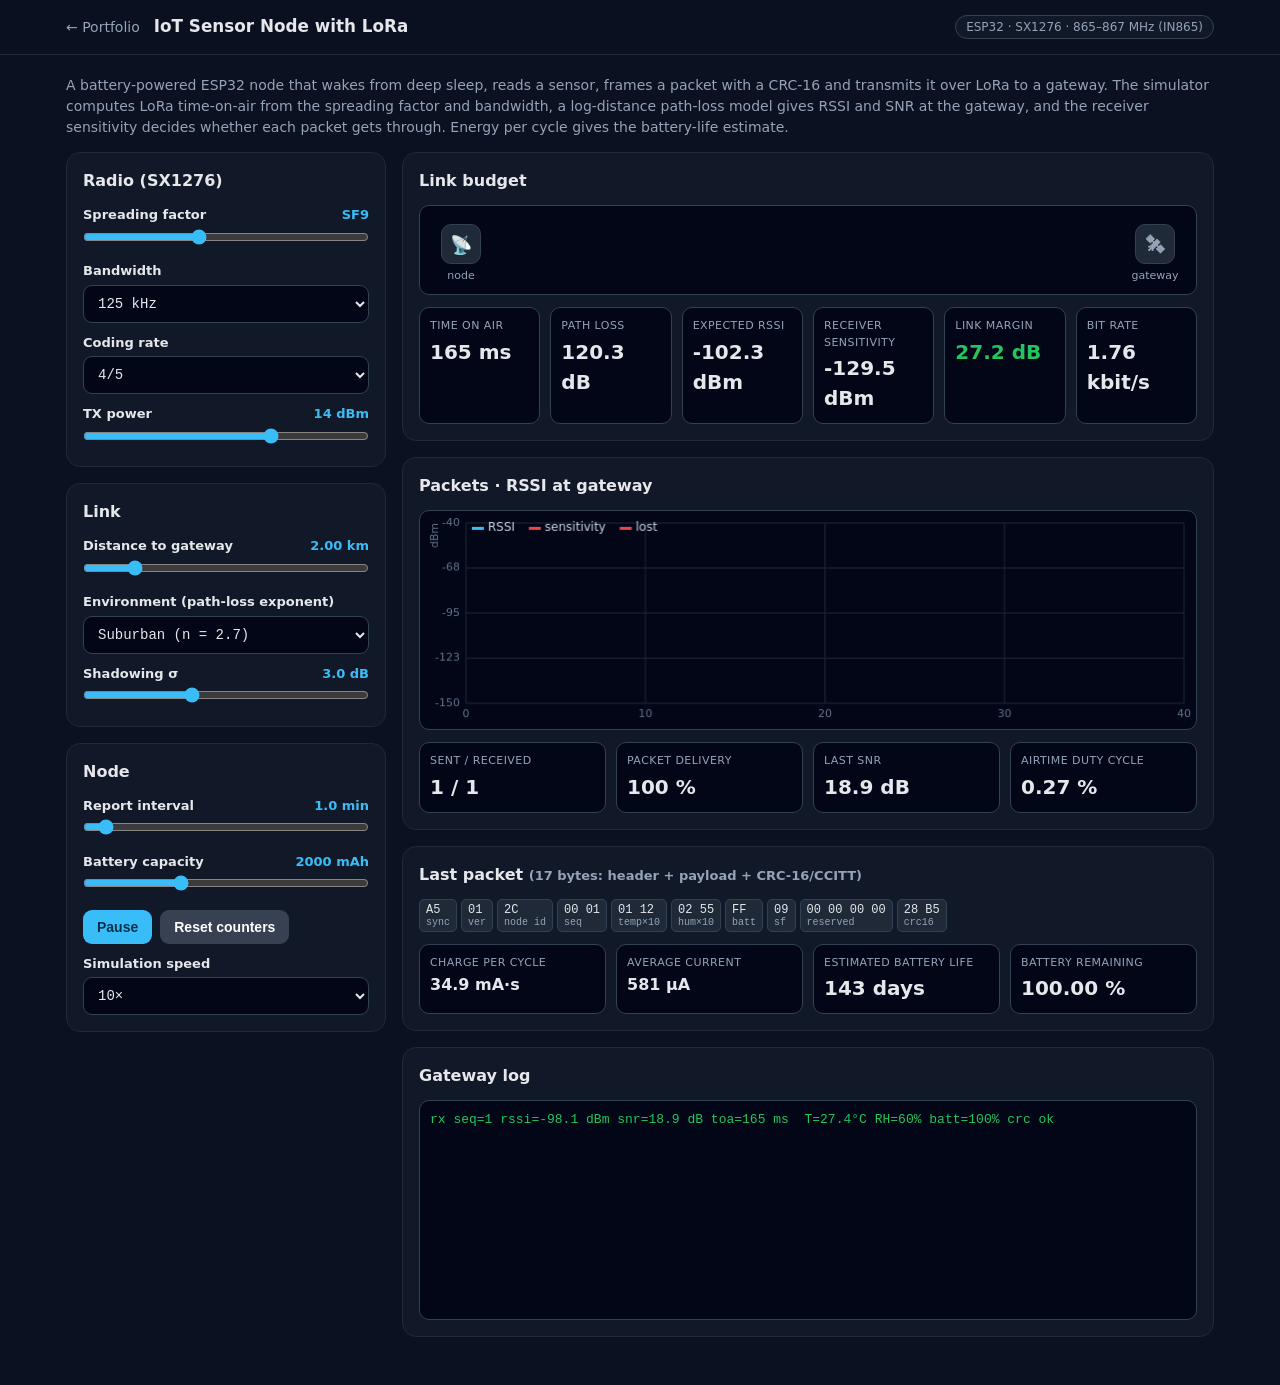
<file: sim/lora.html>
<!DOCTYPE html>
<html lang="en">
<head>
<meta charset="utf-8">
<meta name="viewport" content="width=device-width,initial-scale=1">
<meta name="theme-color" content="#0b1120">
<title>LoRa Sensor Node Simulator · Venu Konda</title>
<link rel="icon" href="../assets/img/favicon.png">
<link rel="stylesheet" href="sim.css">
<style>
.link{position:relative;height:90px;background:var(--ink);border:1px solid var(--line);border-radius:10px;overflow:hidden;margin-top:10px}
.node,.gw{position:absolute;top:18px;width:54px;text-align:center;font-size:11px;color:var(--muted)}
.node{left:14px}.gw{right:14px}
.node b,.gw b{display:block;width:40px;height:40px;margin:0 auto 4px;border-radius:10px;background:#1f2937;border:1px solid var(--line);line-height:40px;font-size:18px}
.pkt{position:absolute;top:34px;left:60px;width:10px;height:10px;border-radius:50%;background:var(--accent);box-shadow:0 0 10px var(--accent);opacity:0;transition:left .9s linear,opacity .2s}
.pkt.lost{background:var(--red);box-shadow:0 0 10px var(--red)}
.ph{display:flex;flex-wrap:wrap;gap:4px;font:12px ui-monospace,monospace}.ph span{padding:3px 6px;border-radius:5px;background:#1f2937;border:1px solid var(--line)}.ph span i{display:block;font-style:normal;color:var(--muted);font-size:10px}
</style>
</head>
<body>
<div class="top"><div class="wrap"><a class="back" href="../#projects">← Portfolio</a><h1>IoT Sensor Node with LoRa</h1><span class="tag">ESP32 · SX1276 · 865–867 MHz (IN865)</span></div></div>
<main class="wrap">
<p class="intro">A battery-powered ESP32 node that wakes from deep sleep, reads a sensor, frames a packet with a CRC-16 and transmits it over LoRa to a gateway. The simulator computes LoRa time-on-air from the spreading factor and bandwidth, a log-distance path-loss model gives RSSI and SNR at the gateway, and the receiver sensitivity decides whether each packet gets through. Energy per cycle gives the battery-life estimate.</p>
<div class="layout">
 <div class="stack">
  <div class="panel">
   <h2>Radio (SX1276)</h2>
   <label>Spreading factor <span class="v" id="sfv"></span></label><input type="range" id="sf" min="7" max="12" value="9">
   <label>Bandwidth</label><select id="bw"><option value="125000" selected>125 kHz</option><option value="250000">250 kHz</option><option value="500000">500 kHz</option></select>
   <label>Coding rate</label><select id="cr"><option value="1" selected>4/5</option><option value="2">4/6</option><option value="3">4/7</option><option value="4">4/8</option></select>
   <label>TX power <span class="v" id="pwv"></span></label><input type="range" id="pw" min="2" max="20" value="14">
  </div>
  <div class="panel">
   <h2>Link</h2>
   <label>Distance to gateway <span class="v" id="dv"></span></label><input type="range" id="d" min="50" max="12000" step="50" value="2000">
   <label>Environment (path-loss exponent)</label><select id="env"><option value="2.0">Open field / line of sight (n = 2.0)</option><option value="2.7" selected>Suburban (n = 2.7)</option><option value="3.3">Dense urban / indoor (n = 3.3)</option></select>
   <label>Shadowing σ <span class="v" id="shv"></span></label><input type="range" id="sh" min="0" max="8" step="0.5" value="3">
  </div>
  <div class="panel">
   <h2>Node</h2>
   <label>Report interval <span class="v" id="ivv"></span></label><input type="range" id="iv" min="10" max="900" step="10" value="60">
   <label>Battery capacity <span class="v" id="batv"></span></label><input type="range" id="bat" min="500" max="5000" step="100" value="2000">
   <div class="btns"><button id="run">Pause</button><button class="sec" id="reset">Reset counters</button></div>
   <label>Simulation speed</label><select id="speed"><option value="1">1×</option><option value="10" selected>10×</option><option value="60">60×</option></select>
  </div>
 </div>
 <div class="stack">
  <div class="panel">
   <h2>Link budget</h2>
   <div class="link"><div class="node"><b>📡</b>node</div><div class="pkt" id="pkt"></div><div class="gw"><b>🛰</b>gateway</div></div>
   <div class="stats">
    <div class="stat"><div class="k">Time on air</div><div class="n" id="toaN">—</div></div>
    <div class="stat"><div class="k">Path loss</div><div class="n" id="plN">—</div></div>
    <div class="stat"><div class="k">Expected RSSI</div><div class="n" id="rssiN">—</div></div>
    <div class="stat"><div class="k">Receiver sensitivity</div><div class="n" id="sensN">—</div></div>
    <div class="stat"><div class="k">Link margin</div><div class="n" id="margN">—</div></div>
    <div class="stat"><div class="k">Bit rate</div><div class="n" id="brN">—</div></div>
   </div>
  </div>
  <div class="panel">
   <h2>Packets · RSSI at gateway</h2>
   <canvas class="chart" id="c1" style="height:220px"></canvas>
   <div class="stats">
    <div class="stat"><div class="k">Sent / received</div><div class="n" id="cntN">0 / 0</div></div>
    <div class="stat"><div class="k">Packet delivery</div><div class="n" id="pdrN">—</div></div>
    <div class="stat"><div class="k">Last SNR</div><div class="n" id="snrN">—</div></div>
    <div class="stat"><div class="k">Airtime duty cycle</div><div class="n" id="dcN">—</div></div>
   </div>
  </div>
  <div class="panel">
   <h2>Last packet <span class="muted small">(17 bytes: header + payload + CRC-16/CCITT)</span></h2>
   <div class="ph" id="ph"></div>
   <div class="stats">
    <div class="stat"><div class="k">Charge per cycle</div><div class="n sm" id="qN">—</div></div>
    <div class="stat"><div class="k">Average current</div><div class="n sm" id="iavgN">—</div></div>
    <div class="stat"><div class="k">Estimated battery life</div><div class="n" id="lifeN">—</div></div>
    <div class="stat"><div class="k">Battery remaining</div><div class="n" id="remN">—</div></div>
   </div>
  </div>
  <div class="panel"><h2>Gateway log</h2><div class="console" id="log"></div></div>
 </div>
</div>
</main>
<script src="sim.js"></script>
<script>
const SNR_LIM={7:-7.5,8:-10,9:-12.5,10:-15,11:-17.5,12:-20};
const F=866e6,C=3e8;
function toa(sf,bw,cr,pl){const de=(bw===125000&&sf>=11)?1:0,ts=Math.pow(2,sf)/bw,tpre=(8+4.25)*ts;const n=8+Math.max(Math.ceil((8*pl-4*sf+28+16-20*0)/(4*(sf-2*de)))*(cr+4),0);return tpre+n*ts}
function crc16(b){let c=0xFFFF;for(const x of b){c^=x<<8;for(let i=0;i<8;i++)c=c&0x8000?((c<<1)^0x1021)&0xFFFF:(c<<1)&0xFFFF}return c}
let seq=0,sent=0,recv=0,simT=0,nextTx=0,temp=27.5,hum=60,used=0,airtime=0,lastSnr=null;
const log=makeLog($('log'),200);
const chart=new Chart($('c1'),{window:40,yMin:-150,yMax:-40,xLabel:'',yLabel:'dBm',series:[{name:'RSSI',color:'#38bdf8'},{name:'sensitivity',color:'#ef4444',dash:[5,4],width:1},{name:'lost',color:'#ef4444'}]});
function link(){
 const sf=+$('sf').value,bw=+$('bw').value,cr=+$('cr').value,pw=+$('pw').value,d=+$('d').value,n=+$('env').value;
 const pl=20*Math.log10(4*Math.PI*1*F/C)+10*n*Math.log10(d);
 const sens=-174+10*Math.log10(bw)+6+SNR_LIM[sf];
 const rssi=pw+2+2-pl;  /* 2 dBi antennas */
 const t=toa(sf,bw,cr,17),br=sf*bw/Math.pow(2,sf)*4/(4+cr);
 return{sf,bw,cr,pw,d,n,pl,sens,rssi,toa:t,br,margin:rssi-sens};
}
function energy(L){const iv=+$('iv').value;/* mA·s per cycle: TX 120 mA during airtime + sensor 20 mA for 50 ms + ESP32 wake/radio setup 45 mA for 300 ms + deep sleep 10 µA for the rest */const q=120*L.toa+20*0.05+45*0.3+0.010*Math.max(0,iv-L.toa-0.35);return{q,iavg:q/iv}}
function tx(){
 const L=link();seq=(seq+1)&0xFFFF;sent++;
 temp+=(Math.random()-0.5)*0.4;hum=clamp(hum+(Math.random()-0.5)*1,20,95);
 const batPct=Math.max(0,100-100*used/(+$('bat').value*3600));
 const t10=Math.round(temp*10),h10=Math.round(hum*10);
 const body=[0xA5,0x01,0x2C,seq>>8,seq&255,(t10>>8)&255,t10&255,(h10>>8)&255,h10&255,Math.round(batPct*2.55),L.sf,0x00,0x00,0x00,0x00];
 const c=crc16(body);const pkt=[...body,c>>8,c&255];
 $('ph').innerHTML=[['A5','sync'],['01','ver'],['2C','node id'],[hex2(seq>>8)+' '+hex2(seq&255),'seq'],[hex2(t10>>8)+' '+hex2(t10&255),'temp×10'],[hex2(h10>>8)+' '+hex2(h10&255),'hum×10'],[hex2(Math.round(batPct*2.55)),'batt'],[hex2(L.sf),'sf'],['00 00 00 00','reserved'],[hex2(c>>8)+' '+hex2(c&255),'crc16']].map(([v,k])=>`<span>${v}<i>${k}</i></span>`).join('');
 const rssi=L.rssi+(Math.random()*2-1)*(+$('sh').value)*1.4,snr=rssi-(-174+10*Math.log10(L.bw)+6),ok=rssi>L.sens;
 const e=energy(L);used+=e.q;airtime+=L.toa;
 const p=$('pkt');p.className='pkt'+(ok?'':' lost');p.style.transition='none';p.style.left='60px';p.style.opacity='1';requestAnimationFrame(()=>{p.style.transition='left .9s linear,opacity .2s';p.style.left=ok?'calc(100% - 70px)':'55%';setTimeout(()=>p.style.opacity='0',900)});
 if(ok){recv++;lastSnr=snr;log(`rx seq=${seq} rssi=${fmt(rssi,1)} dBm snr=${fmt(snr,1)} dB toa=${fmt(L.toa*1000,0)} ms  T=${fmt(temp,1)}°C RH=${fmt(hum,0)}% batt=${fmt(batPct,0)}% crc ok`,'ok',false)}
 else log(`-- seq=${seq} lost: rssi ${fmt(rssi,1)} dBm below sensitivity ${fmt(L.sens,1)} dBm`,'err',false);
 chart.push(sent,[ok?rssi:null,L.sens,ok?null:rssi]);
}
function step(dt){simT+=dt;if(simT>=nextTx){nextTx=simT+(+$('iv').value);tx()}}
function draw(){
 const L=link(),e=energy(L),iv=+$('iv').value,bat=+$('bat').value;
 $('toaN').textContent=fmt(L.toa*1000,0)+' ms';$('plN').textContent=fmt(L.pl,1)+' dB';$('rssiN').textContent=fmt(L.rssi,1)+' dBm';$('sensN').textContent=fmt(L.sens,1)+' dBm';
 $('margN').textContent=fmt(L.margin,1)+' dB';$('margN').className='n '+(L.margin>10?'':L.margin>0?'':'');$('margN').style.color=L.margin>10?'#22c55e':L.margin>0?'#f59e0b':'#ef4444';
 $('brN').textContent=L.br>1000?fmt(L.br/1000,2)+' kbit/s':fmt(L.br,0)+' bit/s';
 $('cntN').textContent=`${sent} / ${recv}`;$('pdrN').textContent=sent?fmt(100*recv/sent,0)+' %':'—';$('snrN').textContent=lastSnr===null?'—':fmt(lastSnr,1)+' dB';$('dcN').textContent=fmt(100*L.toa/iv,2)+' %';
 $('qN').textContent=fmt(e.q,1)+' mA·s';$('iavgN').textContent=e.iavg<1?fmt(e.iavg*1000,0)+' µA':fmt(e.iavg,2)+' mA';const days=bat*3600/e.q*iv/86400;$('lifeN').textContent=days>365?fmt(days/365,1)+' years':fmt(days,0)+' days';
 $('remN').textContent=fmt(Math.max(0,100-100*used/(bat*3600)),2)+' %';
 chart.draw();
}
['sf','pw','d','sh','iv','bat'].forEach(id=>{const f={sf:v=>'SF'+v,pw:v=>v+' dBm',d:v=>v>=1000?fmt(v/1000,2)+' km':v+' m',sh:v=>fmt(v,1)+' dB',iv:v=>v>=60?fmt(v/60,1)+' min':v+' s',bat:v=>v+' mAh'}[id];bindRange(id,id+'v',f)});
const loop=makeLoop(step,draw,10);loop.speed=+$('speed').value;
$('speed').addEventListener('change',()=>{loop.speed=+$('speed').value});
$('run').addEventListener('click',()=>{loop.toggle();$('run').textContent=loop.running?'Pause':'Run'});
$('reset').addEventListener('click',()=>{sent=recv=0;used=0;airtime=0;chart.clear();lastSnr=null;$('log').innerHTML=''});
nextTx=2;draw();loop.start();
</script>
</body>
</html>
</file>
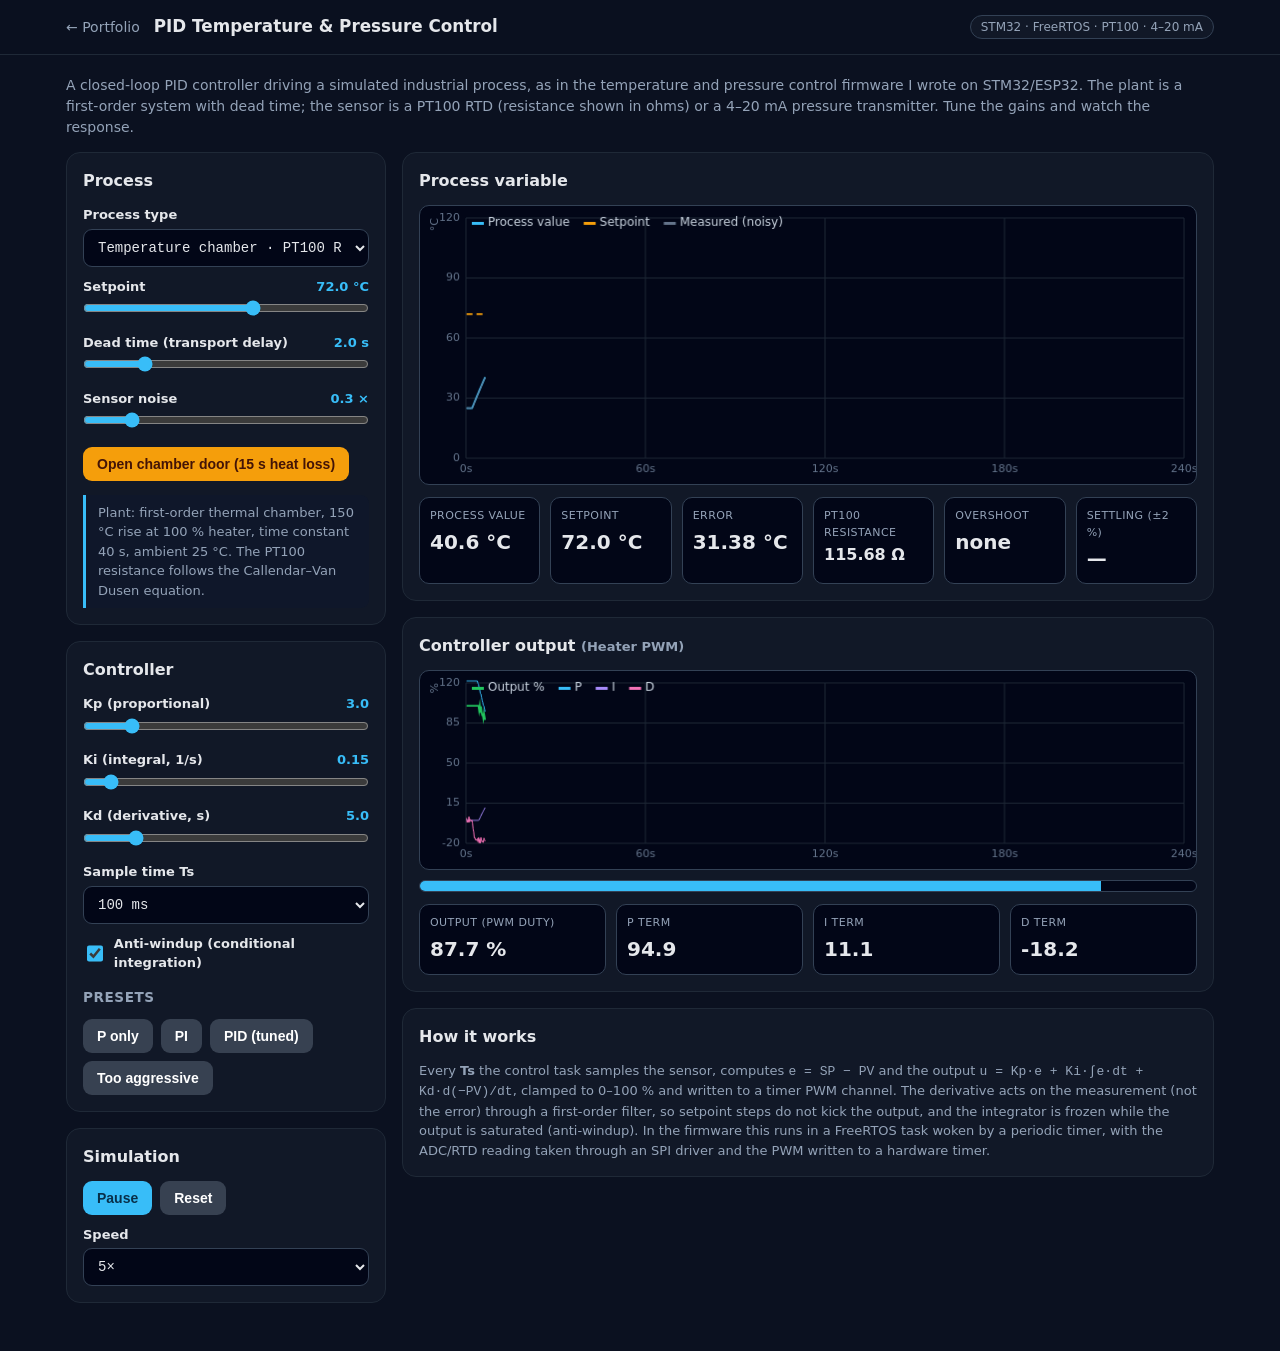
<file: sim/pid.html>
<!DOCTYPE html>
<html lang="en">
<head>
<meta charset="utf-8">
<meta name="viewport" content="width=device-width,initial-scale=1">
<meta name="theme-color" content="#0b1120">
<title>PID Control Simulator · Venu Konda</title>
<link rel="icon" href="../assets/img/favicon.png">
<link rel="stylesheet" href="sim.css">
</head>
<body>
<div class="top"><div class="wrap"><a class="back" href="../#projects">← Portfolio</a><h1>PID Temperature &amp; Pressure Control</h1><span class="tag">STM32 · FreeRTOS · PT100 · 4–20 mA</span></div></div>
<main class="wrap">
<p class="intro">A closed-loop PID controller driving a simulated industrial process, as in the temperature and pressure control firmware I wrote on STM32/ESP32. The plant is a first-order system with dead time; the sensor is a PT100 RTD (resistance shown in ohms) or a 4–20 mA pressure transmitter. Tune the gains and watch the response.</p>
<div class="layout">
 <div class="stack">
  <div class="panel">
   <h2>Process</h2>
   <label>Process type</label>
   <select id="proc"><option value="temp">Temperature chamber · PT100 RTD · heater PWM</option><option value="press">Pressure vessel · 4–20 mA transmitter · pump PWM</option></select>
   <label>Setpoint <span class="v" id="spv"></span></label><input type="range" id="sp" min="0" max="100" step="1" value="60">
   <label>Dead time (transport delay) <span class="v" id="deadv"></span></label><input type="range" id="dead" min="0" max="10" step="0.5" value="2">
   <label>Sensor noise <span class="v" id="noisev"></span></label><input type="range" id="noise" min="0" max="2" step="0.1" value="0.3">
   <div class="btns"><button class="warn" id="dist">Apply disturbance</button></div>
   <div class="note" id="procnote"></div>
  </div>
  <div class="panel">
   <h2>Controller</h2>
   <label>Kp (proportional) <span class="v" id="kpv"></span></label><input type="range" id="kp" min="0" max="20" step="0.1" value="3">
   <label>Ki (integral, 1/s) <span class="v" id="kiv"></span></label><input type="range" id="ki" min="0" max="2" step="0.01" value="0.15">
   <label>Kd (derivative, s) <span class="v" id="kdv"></span></label><input type="range" id="kd" min="0" max="30" step="0.5" value="5">
   <label>Sample time Ts</label>
   <select id="ts"><option value="0.05">50 ms</option><option value="0.1" selected>100 ms</option><option value="0.5">500 ms</option><option value="1">1 s</option></select>
   <label class="check"><input type="checkbox" id="aw" checked> Anti-windup (conditional integration)</label>
   <h3>Presets</h3>
   <div class="btns"><button class="sec" data-p="p">P only</button><button class="sec" data-p="pi">PI</button><button class="sec" data-p="pid">PID (tuned)</button><button class="sec" data-p="agg">Too aggressive</button></div>
  </div>
  <div class="panel">
   <h2>Simulation</h2>
   <div class="btns"><button id="run">Pause</button><button class="sec" id="reset">Reset</button></div>
   <label>Speed</label><select id="speed"><option value="1">1× (real time)</option><option value="5" selected>5×</option><option value="20">20×</option></select>
  </div>
 </div>
 <div class="stack">
  <div class="panel">
   <h2>Process variable</h2>
   <canvas class="chart" id="c1"></canvas>
   <div class="stats">
    <div class="stat"><div class="k">Process value</div><div class="n" id="pvN">—</div></div>
    <div class="stat"><div class="k">Setpoint</div><div class="n" id="spN">—</div></div>
    <div class="stat"><div class="k">Error</div><div class="n" id="errN">—</div></div>
    <div class="stat"><div class="k" id="sensK">Sensor</div><div class="n sm" id="sensN">—</div></div>
    <div class="stat"><div class="k">Overshoot</div><div class="n" id="osN">—</div></div>
    <div class="stat"><div class="k">Settling (±2 %)</div><div class="n" id="setN">—</div></div>
   </div>
  </div>
  <div class="panel">
   <h2>Controller output <span class="muted small" id="outLabel"></span></h2>
   <canvas class="chart" id="c2" style="height:200px"></canvas>
   <div class="bar" style="margin-top:10px"><i id="outbar"></i></div>
   <div class="stats">
    <div class="stat"><div class="k">Output (PWM duty)</div><div class="n" id="outN">—</div></div>
    <div class="stat"><div class="k">P term</div><div class="n" id="pN">—</div></div>
    <div class="stat"><div class="k">I term</div><div class="n" id="iN">—</div></div>
    <div class="stat"><div class="k">D term</div><div class="n" id="dN">—</div></div>
   </div>
  </div>
  <div class="panel">
   <h2>How it works</h2>
   <p class="small muted" style="margin:0">Every <b>Ts</b> the control task samples the sensor, computes <code>e = SP − PV</code> and the output <code>u = Kp·e + Ki·∫e·dt + Kd·d(−PV)/dt</code>, clamped to 0–100 % and written to a timer PWM channel. The derivative acts on the measurement (not the error) through a first-order filter, so setpoint steps do not kick the output, and the integrator is frozen while the output is saturated (anti-windup). In the firmware this runs in a FreeRTOS task woken by a periodic timer, with the ADC/RTD reading taken through an SPI driver and the PWM written to a hardware timer.</p>
  </div>
 </div>
</div>
</main>
<script src="sim.js"></script>
<script>
const PROC={
 temp:{unit:'°C',min:0,max:120,amb:25,gain:150,tau:40,noise:1,distLoad:35,distTime:15,sensK:'PT100 resistance',out:'Heater PWM',
  sens:T=>fmt(100*(1+3.9083e-3*T-5.775e-7*T*T),2)+' Ω',distName:'Open chamber door (15 s heat loss)',note:'Plant: first-order thermal chamber, 150 °C rise at 100 % heater, time constant 40 s, ambient 25 °C. The PT100 resistance follows the Callendar–Van Dusen equation.',
  presets:{p:[5,0,0],pi:[2,0.1,0],pid:[3,0.15,5],agg:[12,1,0]}},
 press:{unit:'bar',min:0,max:10,amb:0,gain:12,tau:8,noise:0.05,distLoad:3,distTime:10,sensK:'Loop current',out:'Pump PWM',
  sens:p=>fmt(4+16*clamp(p,0,10)/10,2)+' mA',distName:'Open relief valve (10 s leak)',note:'Plant: pressure vessel, 12 bar at 100 % pump, time constant 8 s, loss proportional to pressure. The transmitter maps 0–10 bar to 4–20 mA; below 3.6 mA the firmware flags a wire break.',
  presets:{p:[20,0,0],pi:[12,2.5,0],pid:[15,3,2],agg:[60,20,0]}}
};
let proc='temp',t=0,pv=25,meas=25,delay=[],dist=0,ctrl,metrics,plotAcc=0;
const c1=new Chart($('c1'),{window:240,yLabel:'',series:[{name:'Process value',color:'#38bdf8'},{name:'Setpoint',color:'#f59e0b',dash:[6,4]},{name:'Measured (noisy)',color:'#64748b',width:1}]});
const c2=new Chart($('c2'),{window:240,yMin:-20,yMax:120,yLabel:'%',series:[{name:'Output %',color:'#22c55e'},{name:'P',color:'#38bdf8',width:1},{name:'I',color:'#a78bfa',width:1},{name:'D',color:'#f472b6',width:1}]});
const P=()=>PROC[proc];
const SP=()=>P().min+parseFloat($('sp').value)/100*(P().max-P().min);
function resetCtrl(){ctrl={i:0,prevMeas:pv,dFilt:0,acc:0,out:0,p:0,d:0}}
function resetMetrics(){metrics={sp:SP(),start:t,peak:-Infinity,lastOut:t,settled:null,startPv:pv}}
function reset(){const c=P();t=0;plotAcc=0;pv=c.amb;meas=pv;delay=[];dist=0;resetCtrl();resetMetrics();c1.clear();c2.clear();c1.opt.yMin=c.min;c1.opt.yMax=c.max;c1.opt.yLabel=c.unit;draw()}
function sample(){
 const c=P(),Ts=parseFloat($('ts').value),Kp=+$('kp').value,Ki=+$('ki').value,Kd=+$('kd').value;
 meas=pv+(Math.random()-0.5)*2*(+$('noise').value)*c.noise;
 const sp=SP(),e=sp-meas,p=Kp*e;
 let i=ctrl.i+Ki*e*Ts;
 const Tf=0.5,a=Ts/(Ts+Tf),dRaw=-(meas-ctrl.prevMeas)/Ts;ctrl.dFilt+=a*(dRaw-ctrl.dFilt);const d=Kd*ctrl.dFilt;
 let out=p+i+d;
 if(out>100){if($('aw').checked&&e>0)i=ctrl.i;out=100}else if(out<0){if($('aw').checked&&e<0)i=ctrl.i;out=0}
 Object.assign(ctrl,{i,p,d,out,prevMeas:meas});
}
function step(dt){
 const c=P(),Ts=parseFloat($('ts').value),dead=+$('dead').value;
 ctrl.acc+=dt;if(ctrl.acc>=Ts-1e-9){ctrl.acc-=Ts;sample()}
 delay.push({t,u:ctrl.out});while(delay.length>1&&delay[1].t<=t-dead)delay.shift();
 const u=delay[0].t<=t-dead?delay[0].u:0;
 const load=dist>0?c.distLoad:0;if(dist>0)dist-=dt;
 pv+=((u/100)*c.gain-(pv-c.amb)-load)/c.tau*dt;
 t+=dt;
 /* metrics for the latest setpoint */
 const span=c.max-c.min,sp=metrics.sp;
 if(sp!==SP())resetMetrics();
 const dir=sp>=metrics.startPv?1:-1;if(dir*(pv-sp)>dir*(metrics.peak-sp)||metrics.peak===-Infinity)metrics.peak=pv;
 if(Math.abs(pv-sp)>0.02*span){metrics.lastOut=t;metrics.settled=null}else if(metrics.settled===null&&t-metrics.lastOut>=5)metrics.settled=metrics.lastOut-metrics.start;
 plotAcc+=dt;if(plotAcc>=0.2){plotAcc-=0.2;c1.push(t,[pv,sp,meas]);c2.push(t,[ctrl.out,ctrl.p,ctrl.i,ctrl.d])}
}
function draw(){
 const c=P(),sp=SP(),span=c.max-c.min;c1.draw();c2.draw();
 $('pvN').textContent=fmt(pv,1)+' '+c.unit;$('spN').textContent=fmt(sp,1)+' '+c.unit;$('errN').textContent=fmt(sp-pv,2)+' '+c.unit;
 $('sensK').textContent=c.sensK;$('sensN').textContent=c.sens(meas);
 const os=metrics.peak===-Infinity?0:(sp>=metrics.startPv?metrics.peak-sp:sp-metrics.peak);
 $('osN').textContent=os>0.005*span?fmt(os,1)+' '+c.unit+' ('+fmt(100*os/Math.max(1e-6,Math.abs(sp-metrics.startPv)),0)+' %)':'none';
 $('setN').textContent=metrics.settled!==null?fmt(metrics.settled,0)+' s':'—';
 $('outN').textContent=fmt(ctrl.out,1)+' %';$('pN').textContent=fmt(ctrl.p,1);$('iN').textContent=fmt(ctrl.i,1);$('dN').textContent=fmt(ctrl.d,1);
 $('outbar').style.width=ctrl.out+'%';$('outLabel').textContent='('+c.out+')';
}
const loop=makeLoop(step,draw,50);
bindRange('sp','spv',v=>fmt(SP(),1)+' '+P().unit);
bindRange('dead','deadv',v=>fmt(v,1)+' s');bindRange('noise','noisev',v=>fmt(v,1)+' ×');
bindRange('kp','kpv',v=>fmt(v,1));bindRange('ki','kiv',v=>fmt(v,2));bindRange('kd','kdv',v=>fmt(v,1));
function applyProc(){const c=P();$('dist').textContent=c.distName;$('procnote').textContent=c.note;const [kp,ki,kd]=c.presets.pid;$('kp').value=kp;$('ki').value=ki;$('kd').value=kd;['kp','ki','kd','sp'].forEach(id=>$(id).dispatchEvent(new Event('input')));reset()}
$('proc').addEventListener('change',()=>{proc=$('proc').value;applyProc()});
document.querySelectorAll('[data-p]').forEach(b=>b.addEventListener('click',()=>{const [kp,ki,kd]=P().presets[b.dataset.p];$('kp').value=kp;$('ki').value=ki;$('kd').value=kd;['kp','ki','kd'].forEach(id=>$(id).dispatchEvent(new Event('input')));ctrl.i=0}));
$('dist').addEventListener('click',()=>{dist=P().distTime});
$('reset').addEventListener('click',reset);
$('run').addEventListener('click',()=>{loop.toggle();$('run').textContent=loop.running?'Pause':'Run'});
$('speed').addEventListener('change',()=>{loop.speed=+$('speed').value});loop.speed=+$('speed').value;
$('ts').addEventListener('change',()=>{ctrl.acc=0});
applyProc();loop.start();
</script>
</body>
</html>
</file>
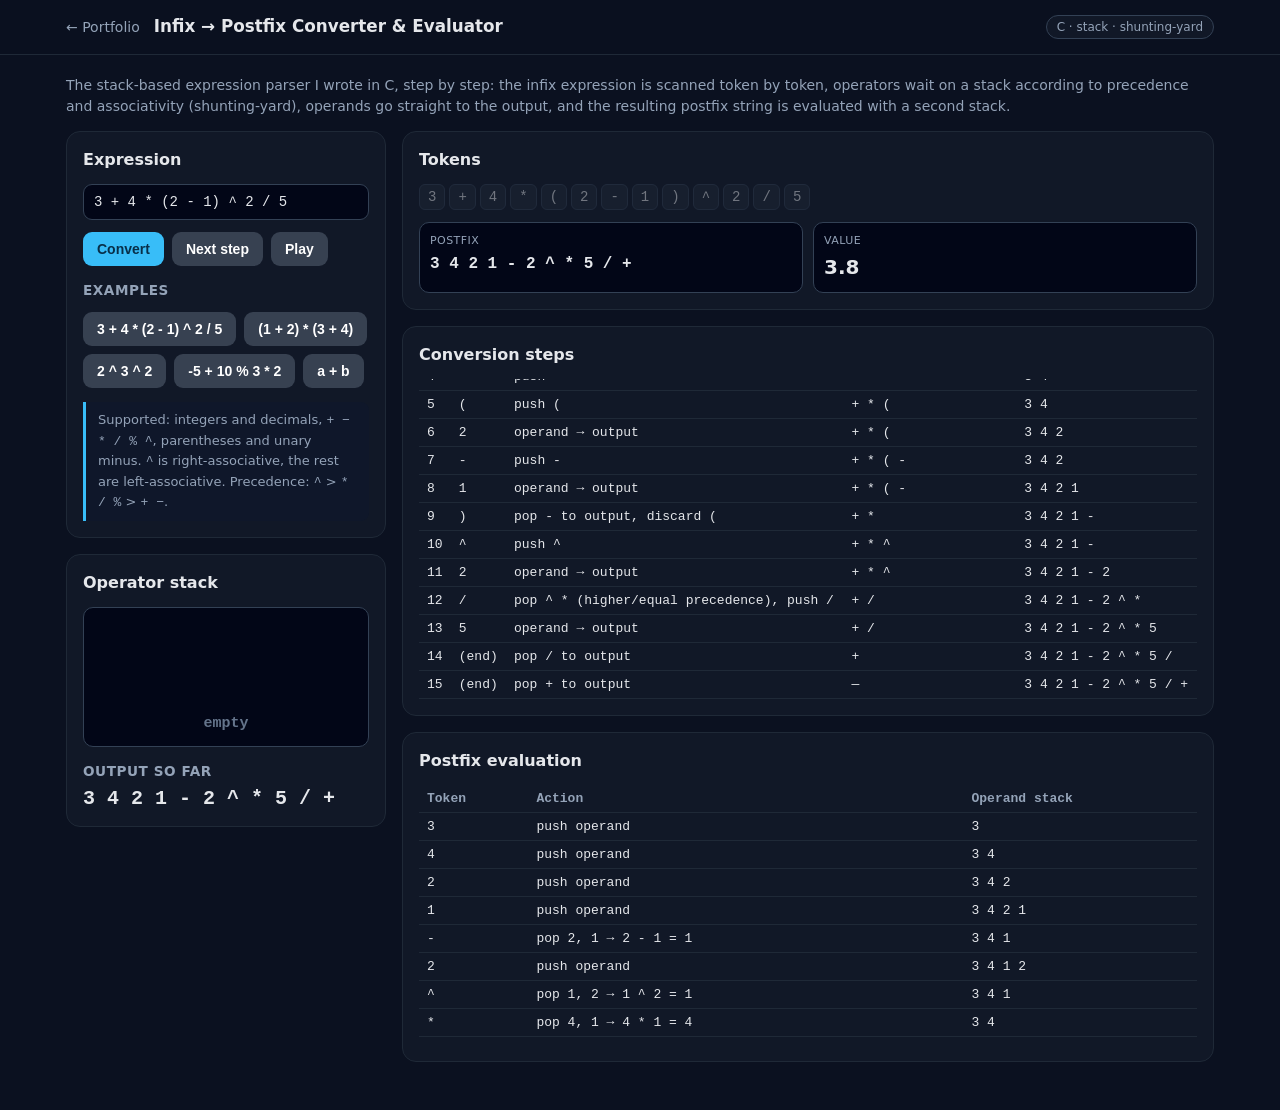
<file: sim/postfix.html>
<!DOCTYPE html>
<html lang="en">
<head>
<meta charset="utf-8">
<meta name="viewport" content="width=device-width,initial-scale=1">
<meta name="theme-color" content="#0b1120">
<title>Infix to Postfix Simulator · Venu Konda</title>
<link rel="icon" href="../assets/img/favicon.png">
<link rel="stylesheet" href="sim.css">
<style>
.stackv{display:flex;flex-direction:column-reverse;gap:4px;min-height:140px;justify-content:flex-start;background:var(--ink);border:1px solid var(--line);border-radius:10px;padding:8px}
.stackv span{display:block;text-align:center;padding:6px;border-radius:6px;background:#1e3a8a;color:#bfdbfe;font:700 15px ui-monospace,monospace}
.stackv span:last-child{background:#0ea5e9;color:#082f49}
.toks{display:flex;flex-wrap:wrap;gap:4px}.toks span{padding:4px 8px;border-radius:6px;background:#1f2937;border:1px solid var(--line);font:14px ui-monospace,monospace}.toks span.cur{background:var(--accent);color:var(--accent-ink);border-color:var(--accent)}.toks span.done{opacity:.45}
tr.cur td{background:#082f49}
.big{font:700 20px ui-monospace,monospace;word-break:break-word}
</style>
</head>
<body>
<div class="top"><div class="wrap"><a class="back" href="../#projects">← Portfolio</a><h1>Infix → Postfix Converter &amp; Evaluator</h1><span class="tag">C · stack · shunting-yard</span></div></div>
<main class="wrap">
<p class="intro">The stack-based expression parser I wrote in C, step by step: the infix expression is scanned token by token, operators wait on a stack according to precedence and associativity (shunting-yard), operands go straight to the output, and the resulting postfix string is evaluated with a second stack.</p>
<div class="layout">
 <div class="stack">
  <div class="panel">
   <h2>Expression</h2>
   <input type="text" id="expr" value="3 + 4 * (2 - 1) ^ 2 / 5">
   <div class="btns"><button id="go">Convert</button><button class="sec" id="next">Next step</button><button class="sec" id="play">Play</button></div>
   <h3>Examples</h3>
   <div class="btns" id="ex"></div>
   <div class="note">Supported: integers and decimals, <code>+ − * / % ^</code>, parentheses and unary minus. <code>^</code> is right-associative, the rest are left-associative. Precedence: <code>^</code> &gt; <code>* / %</code> &gt; <code>+ −</code>.</div>
  </div>
  <div class="panel">
   <h2>Operator stack</h2>
   <div class="stackv" id="stk"></div>
   <h3>Output so far</h3>
   <div class="big" id="outv">—</div>
  </div>
 </div>
 <div class="stack">
  <div class="panel">
   <h2>Tokens</h2><div class="toks" id="toks"></div>
   <div class="stats"><div class="stat"><div class="k">Postfix</div><div class="n sm mono" id="pf">—</div></div><div class="stat"><div class="k">Value</div><div class="n" id="val">—</div></div></div>
  </div>
  <div class="panel"><h2>Conversion steps</h2><div class="tscroll" style="max-height:320px;overflow:auto"><table><thead><tr><th>#</th><th>Token</th><th>Action</th><th>Stack (bottom → top)</th><th>Output</th></tr></thead><tbody id="steps"></tbody></table></div></div>
  <div class="panel"><h2>Postfix evaluation</h2><div class="tscroll" style="max-height:260px;overflow:auto"><table><thead><tr><th>Token</th><th>Action</th><th>Operand stack</th></tr></thead><tbody id="eval"></tbody></table></div></div>
 </div>
</div>
</main>
<script src="sim.js"></script>
<script>
const PREC={'+':1,'-':1,'*':2,'/':2,'%':2,'^':3},RIGHT={'^':true};
function tokenize(s){
 const t=[];let i=0,prev=null;
 while(i<s.length){const c=s[i];
  if(/\s/.test(c)){i++;continue}
  if(/[0-9.]/.test(c)){let j=i;while(j<s.length&&/[0-9.]/.test(s[j]))j++;const v=s.slice(i,j);if(isNaN(+v))throw Error('bad number '+v);t.push({t:'num',v});prev='num';i=j;continue}
  if(c==='('||c===')'){t.push({t:c,v:c});prev=c;i++;continue}
  if(c in PREC){if(c==='-'&&(prev===null||prev==='op'||prev==='(')){/* unary minus: fold into the next number */let j=i+1;while(j<s.length&&/\s/.test(s[j]))j++;let k=j;while(k<s.length&&/[0-9.]/.test(s[k]))k++;if(k===j)throw Error('unary minus needs a number');t.push({t:'num',v:'-'+s.slice(j,k)});prev='num';i=k;continue}
   t.push({t:'op',v:c});prev='op';i++;continue}
  throw Error(`unexpected character '${c}' at ${i}`);
 }
 return t;
}
function convert(tokens){
 const st=[],out=[],steps=[];let n=0;
 const rec=(tok,act)=>steps.push({n:++n,tok,act,st:[...st],out:[...out]});
 for(const k of tokens){
  if(k.t==='num'){out.push(k.v);rec(k.v,'operand → output')}
  else if(k.t==='('){st.push('(');rec('(','push (')}
  else if(k.t===')'){let acts=[];while(st.length&&st[st.length-1]!=='('){acts.push(st.pop());out.push(acts[acts.length-1])}if(!st.length)throw Error('mismatched parentheses');st.pop();rec(')',`pop ${acts.length?acts.join(' ')+' to output, ':''}discard (`)}
  else{const acts=[];while(st.length&&st[st.length-1]!=='('&&(PREC[st[st.length-1]]>PREC[k.v]||(PREC[st[st.length-1]]===PREC[k.v]&&!RIGHT[k.v]))){const o=st.pop();acts.push(o);out.push(o)}st.push(k.v);rec(k.v,(acts.length?`pop ${acts.join(' ')} (higher/equal precedence), `:'')+`push ${k.v}`)}
 }
 while(st.length){const o=st.pop();if(o==='(')throw Error('mismatched parentheses');out.push(o);rec('(end)',`pop ${o} to output`)}
 return{steps,out};
}
function evaluate(pf){
 const st=[],rows=[];
 for(const k of pf){
  if(k in PREC){if(st.length<2)throw Error('not enough operands');const b=st.pop(),a=st.pop();const r={'+':a+b,'-':a-b,'*':a*b,'/':a/b,'%':a%b,'^':Math.pow(a,b)}[k];st.push(r);rows.push([k,`pop ${a}, ${b} → ${a} ${k} ${b} = ${+r.toFixed(6)}`,[...st]])}
  else{st.push(+k);rows.push([k,'push operand',[...st]])}
 }
 if(st.length!==1)throw Error('malformed expression');return{v:st[0],rows};
}
let S=null,idx=0,timer=null;
function render(){
 if(!S)return;const cur=S.steps[Math.min(idx,S.steps.length-1)],done=idx>=S.steps.length;
 $('stk').innerHTML=(done?[]:cur.st).map(x=>`<span>${x}</span>`).join('')||'<span class="muted small" style="background:none;color:#64748b">empty</span>';
 $('outv').textContent=(done?S.out:cur.out).join(' ')||'—';
 $('toks').innerHTML=S.tokens.map((k,i)=>`<span class="${i<idx?'done':i===idx?'cur':''}">${k.v}</span>`).join('');
 $('steps').innerHTML=S.steps.slice(0,idx+1).map((s,i)=>`<tr class="${i===idx?'cur':''}"><td>${s.n}</td><td class="mono">${s.tok}</td><td>${s.act}</td><td class="mono">${s.st.join(' ')||'—'}</td><td class="mono">${s.out.join(' ')}</td></tr>`).join('');
 if(done){$('pf').textContent=S.out.join(' ');$('val').textContent=S.err?S.err:(+S.value.toFixed(6));$('eval').innerHTML=S.evalRows.map(r=>`<tr><td class="mono">${r[0]}</td><td>${r[1]}</td><td class="mono">${r[2].map(x=>+x.toFixed(4)).join(' ')}</td></tr>`).join('')}
 else{$('pf').textContent='…';$('val').textContent='…';$('eval').innerHTML=''}
 const tb=$('steps').parentElement.parentElement;tb.scrollTop=tb.scrollHeight;
}
function start(all){
 clearInterval(timer);timer=null;$('play').textContent='Play';
 try{const tokens=tokenize($('expr').value);const {steps,out}=convert(tokens);S={tokens,steps,out};try{const e=evaluate(out);S.value=e.v;S.evalRows=e.rows}catch(err){S.err=err.message;S.evalRows=[]}idx=all?steps.length:0;render()}
 catch(err){S=null;$('steps').innerHTML=`<tr><td colspan="5" class="err" style="color:#fca5a5">${err.message}</td></tr>`;$('pf').textContent='error';$('val').textContent='—';$('toks').innerHTML='';$('stk').innerHTML='';$('outv').textContent='—';$('eval').innerHTML=''}
}
$('go').addEventListener('click',()=>start(true));
$('next').addEventListener('click',()=>{if(!S||idx>=S.steps.length)start(false);else{idx++;render()}});
$('play').addEventListener('click',()=>{if(timer){clearInterval(timer);timer=null;$('play').textContent='Play';return}if(!S||idx>=S.steps.length)start(false);$('play').textContent='Stop';timer=setInterval(()=>{if(idx>=S.steps.length){clearInterval(timer);timer=null;$('play').textContent='Play';return}idx++;render()},700)});
$('expr').addEventListener('keydown',e=>{if(e.key==='Enter')start(true)});
const EX=['3 + 4 * (2 - 1) ^ 2 / 5','(1 + 2) * (3 + 4)','2 ^ 3 ^ 2','-5 + 10 % 3 * 2','a + b'];
$('ex').innerHTML=EX.map(e=>`<button class="sec" data-e="${e}">${e}</button>`).join('');
$('ex').querySelectorAll('[data-e]').forEach(b=>b.addEventListener('click',()=>{$('expr').value=b.dataset.e;start(true)}));
start(true);
</script>
</body>
</html>
</file>
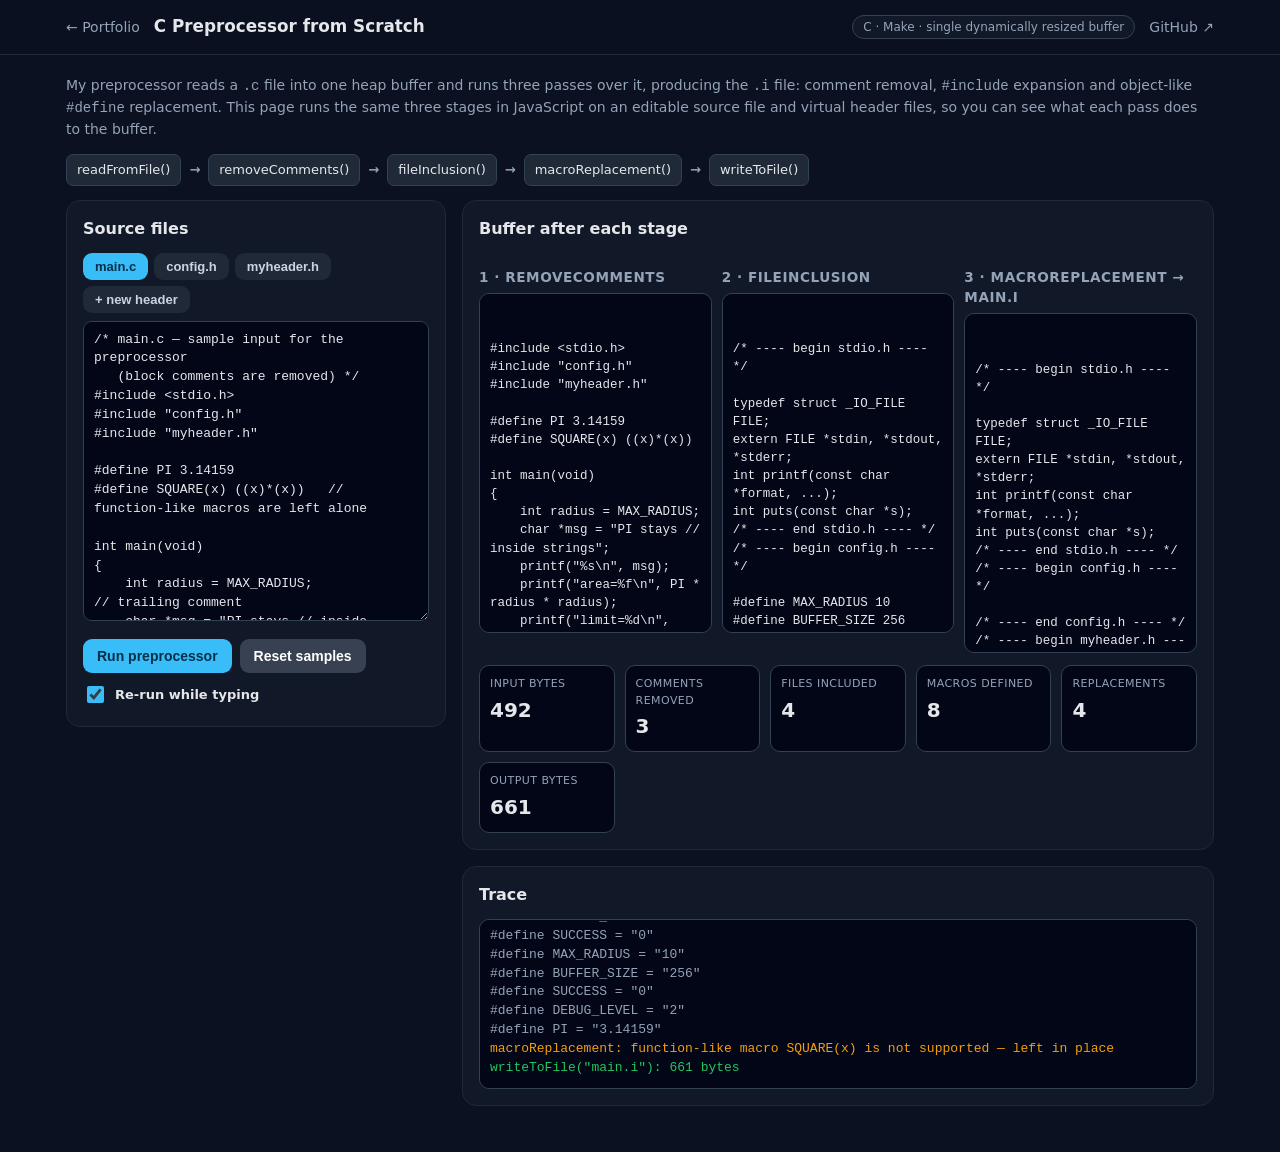
<file: sim/preprocessor.html>
<!DOCTYPE html>
<html lang="en">
<head>
<meta charset="utf-8">
<meta name="viewport" content="width=device-width,initial-scale=1">
<meta name="theme-color" content="#0b1120">
<title>C Preprocessor Simulator · Venu Konda</title>
<link rel="icon" href="../assets/img/favicon.png">
<link rel="stylesheet" href="sim.css">
<style>
.tabs{display:flex;gap:6px;flex-wrap:wrap;margin-bottom:8px}.tabs button{background:#1f2937;color:#cbd5e1;padding:6px 12px;font-size:13px}.tabs button.on{background:var(--accent);color:var(--accent-ink)}
textarea.code{min-height:300px;font-size:13px}
.stage{display:grid;grid-template-columns:repeat(3,minmax(0,1fr));gap:10px}
@media(max-width:900px){.stage{grid-template-columns:minmax(0,1fr)}}
pre.out{margin:0;background:var(--ink);border:1px solid var(--line);border-radius:10px;padding:10px;font:12.5px/1.45 ui-monospace,monospace;white-space:pre-wrap;word-break:break-word;max-height:340px;overflow:auto}
.pipe{display:flex;align-items:center;gap:8px;flex-wrap:wrap;font-size:13px}.pipe span{padding:5px 10px;border-radius:7px;background:#1f2937;border:1px solid var(--line)}.pipe b{color:var(--muted)}
</style>
</head>
<body>
<div class="top"><div class="wrap"><a class="back" href="../#projects">← Portfolio</a><h1>C Preprocessor from Scratch</h1><span class="tag">C · Make · single dynamically resized buffer</span> <a class="back" href="https://github.com/venu-konda/preprocessor" target="_blank" rel="noopener">GitHub ↗</a></div></div>
<main class="wrap">
<p class="intro">My preprocessor reads a <code>.c</code> file into one heap buffer and runs three passes over it, producing the <code>.i</code> file: comment removal, <code>#include</code> expansion and object-like <code>#define</code> replacement. This page runs the same three stages in JavaScript on an editable source file and virtual header files, so you can see what each pass does to the buffer.</p>
<div class="pipe" style="margin-bottom:14px"><span>readFromFile()</span><b>→</b><span>removeComments()</span><b>→</b><span>fileInclusion()</span><b>→</b><span>macroReplacement()</span><b>→</b><span>writeToFile()</span></div>
<div class="layout wide">
 <div class="stack">
  <div class="panel">
   <h2>Source files</h2>
   <div class="tabs" id="tabs"></div>
   <textarea class="code mono" id="src" spellcheck="false"></textarea>
   <div class="btns"><button id="runb">Run preprocessor</button><button class="sec" id="resetb">Reset samples</button></div>
   <label class="check"><input type="checkbox" id="auto" checked> Re-run while typing</label>
  </div>
 </div>
 <div class="stack">
  <div class="panel">
   <h2>Buffer after each stage</h2>
   <div class="stage">
    <div><h3>1 · removeComments</h3><pre class="out" id="s1"></pre></div>
    <div><h3>2 · fileInclusion</h3><pre class="out" id="s2"></pre></div>
    <div><h3>3 · macroReplacement → main.i</h3><pre class="out" id="s3"></pre></div>
   </div>
   <div class="stats" id="stats"></div>
  </div>
  <div class="panel"><h2>Trace</h2><div class="console" id="log" style="height:170px"></div></div>
 </div>
</div>
</main>
<script src="sim.js"></script>
<script>
const SAMPLES={
'main.c':`/* main.c — sample input for the preprocessor
   (block comments are removed) */
#include <stdio.h>
#include "config.h"
#include "myheader.h"

#define PI 3.14159
#define SQUARE(x) ((x)*(x))   // function-like macros are left alone

int main(void)
{
    int radius = MAX_RADIUS;            // trailing comment
    char *msg = "PI stays // inside strings";
    printf("%s\\n", msg);
    printf("area=%f\\n", PI * radius * radius);
    printf("limit=%d\\n", BUFFER_SIZE * 2);
    return SUCCESS;
}
`,
'config.h':`/* config.h — project settings */
#define MAX_RADIUS 10
#define BUFFER_SIZE 256
#define SUCCESS 0
`,
'myheader.h':`// myheader.h — prototypes
#include "config.h"   /* nested include */
int helper(int value);
#define DEBUG_LEVEL 2
`};
const SYSTEM={'stdio.h':`/* <stdio.h> — the real tool pastes the system header from /usr/include here; in this demo it is stubbed to a few lines */
typedef struct _IO_FILE FILE;
extern FILE *stdin, *stdout, *stderr;
int printf(const char *format, ...);
int puts(const char *s);
`};
let files=JSON.parse(JSON.stringify(SAMPLES)),cur='main.c';
const log=makeLog($('log'),100);
let stats;
/* stage 1: strip comments, outside string/char literals */
function removeComments(s){
 let o='',i=0,n=0;
 while(i<s.length){
  const c=s[i],d=s[i+1];
  if(c==='"'||c==="'"){let j=i+1;while(j<s.length&&s[j]!==c){if(s[j]==='\\')j++;j++}o+=s.slice(i,j+1);i=j+1;continue}
  if(c==='/'&&d==='*'){const e=s.indexOf('*/',i+2);const body=s.slice(i,e<0?s.length:e+2);n++;o+=body.includes('\n')?'\n'.repeat(body.split('\n').length-1):' ';i=e<0?s.length:e+2;continue}
  if(c==='/'&&d==='/'){const e=s.indexOf('\n',i);n++;i=e<0?s.length:e;continue}
  o+=c;i++;
 }
 return[o,n];
}
/* stage 2: expand #include lines, recursively (depth-limited) */
function fileInclusion(s,depth=0,seen=[]){
 let n=0;
 const out=s.split('\n').map(line=>{
  const m=line.match(/^\s*#\s*include\s*(<([^>]+)>|"([^"]+)")/);
  if(!m)return line;
  const sys=!!m[2],name=m[2]||m[3];
  if(depth>8){log(`include depth limit reached at ${name}`,'err',false);return line}
  const body=sys?SYSTEM[name]:files[name];
  if(body===undefined){log(`fileInclusion: cannot open ${sys?'<'+name+'>':'"'+name+'"'} — line kept as is`,'err',false);return line}
  n++;log(`fileInclusion: ${sys?'<'+name+'>':'"'+name+'"'} → ${body.length} bytes pasted${seen.includes(name)?' (again: no include guards in this tool)':''}`,'',false);
  const [nc]=removeComments(body);const [inner,m2]=fileInclusion(nc,depth+1,[...seen,name]);n+=m2;
  return `/* ---- begin ${name} ---- */\n${inner.replace(/\n$/,'')}\n/* ---- end ${name} ---- */`;
 }).join('\n');
 return[out,n];
}
/* stage 3: collect object-like #define NAME VALUE, drop the lines, replace whole-word identifiers outside strings */
function macroReplacement(s){
 const macros=new Map();let defs=0,reps=0;
 let body=s.split('\n').filter(line=>{
  const m=line.match(/^\s*#\s*define\s+([A-Za-z_]\w*)(\([^)]*\))?\s*(.*)$/);
  if(!m)return true;
  if(m[2]){log(`macroReplacement: function-like macro ${m[1]}${m[2]} is not supported — left in place`,'warn',false);return true}
  macros.set(m[1],m[3].trim());defs++;log(`#define ${m[1]} = "${m[3].trim()}"`,'dim',false);return false;
 }).join('\n');
 if(macros.size){
  const re=new RegExp('("(?:[^"\\\\]|\\\\.)*"|\'(?:[^\'\\\\]|\\\\.)*\')|\\b('+[...macros.keys()].map(k=>k.replace(/[$]/g,'\\$')).join('|')+')\\b','g');
  body=body.replace(re,(all,str,id)=>{if(str)return str;reps++;return macros.get(id)});
 }
 return[body,defs,reps,macros];
}
function run(){
 $('log').innerHTML='';const src=files['main.c'];
 const [s1,c]=removeComments(src);$('s1').textContent=s1;
 const [s2,inc]=fileInclusion(s1);$('s2').textContent=s2;
 const [s3,defs,reps,macros]=macroReplacement(s2);$('s3').textContent=s3;
 $('stats').innerHTML=[['input bytes',src.length],['comments removed',c],['files included',inc],['macros defined',defs],['replacements',reps],['output bytes',s3.length]].map(([k,v])=>`<div class="stat"><div class="k">${k}</div><div class="n">${v}</div></div>`).join('');
 log(`writeToFile("main.i"): ${s3.length} bytes`,'ok',false);
}
function tabs(){$('tabs').innerHTML=Object.keys(files).map(f=>`<button class="${f===cur?'on':''}" data-f="${f}">${f}</button>`).join('')+`<button data-f="+">+ new header</button>`;
 $('tabs').querySelectorAll('[data-f]').forEach(b=>b.addEventListener('click',()=>{if(b.dataset.f==='+'){const n=prompt('Header file name','extra.h');if(!n)return;files[n]=files[n]||`/* ${n} */\n#define EXTRA 1\n`;cur=n}else cur=b.dataset.f;$('src').value=files[cur];tabs()}))}
$('src').addEventListener('input',()=>{files[cur]=$('src').value;if($('auto').checked)run()});
$('runb').addEventListener('click',run);
$('resetb').addEventListener('click',()=>{files=JSON.parse(JSON.stringify(SAMPLES));cur='main.c';$('src').value=files[cur];tabs();run()});
$('src').value=files[cur];tabs();run();
</script>
</body>
</html>
</file>
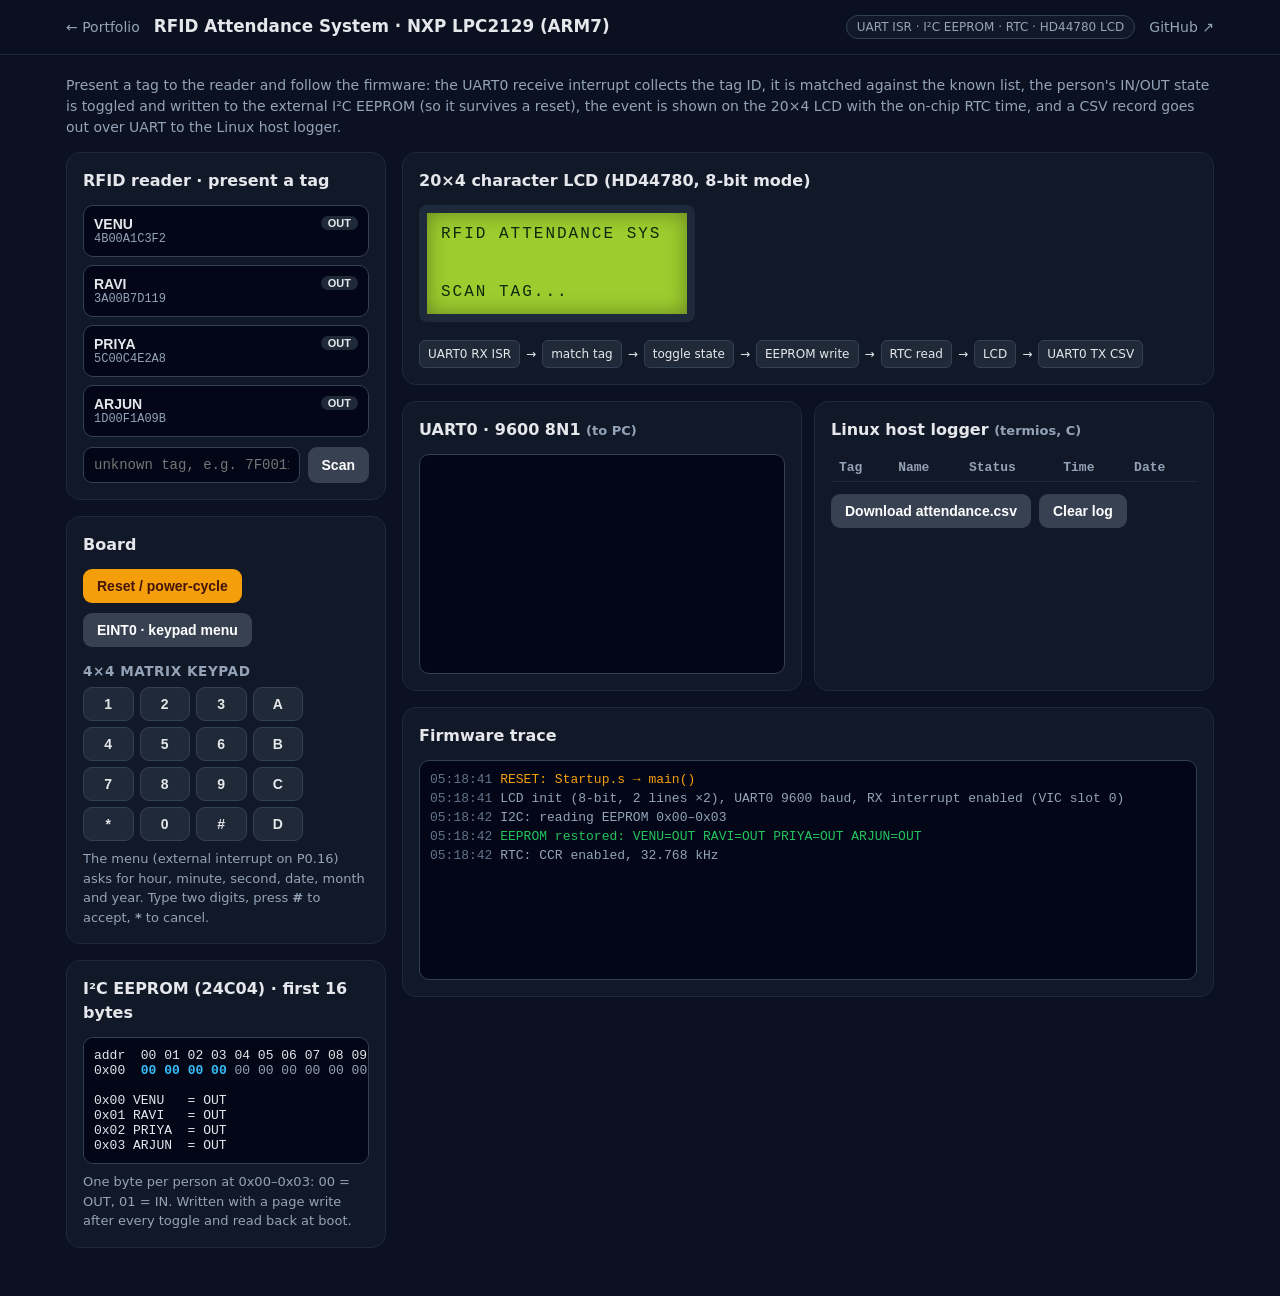
<file: sim/rfid.html>
<!DOCTYPE html>
<html lang="en">
<head>
<meta charset="utf-8">
<meta name="viewport" content="width=device-width,initial-scale=1">
<meta name="theme-color" content="#0b1120">
<title>RFID Attendance System Simulator · Venu Konda</title>
<link rel="icon" href="../assets/img/favicon.png">
<link rel="stylesheet" href="sim.css">
<style>
.tags{display:grid;grid-template-columns:repeat(auto-fit,minmax(140px,1fr));gap:8px}
.tagb{background:var(--ink);border:1px solid var(--line);border-radius:10px;padding:10px;cursor:pointer;text-align:left;color:var(--text);font-weight:600}
.tagb:hover{border-color:var(--accent)}.tagb .id{display:block;font:12px ui-monospace,monospace;color:var(--muted)}
.tagb .s{float:right;font-size:11px;padding:1px 7px;border-radius:999px;background:#1f2937}.tagb .s.in{background:#052e16;color:#86efac}
.kp{display:grid;grid-template-columns:repeat(4,1fr);gap:6px;max-width:220px}
.kp button{padding:8px 0;background:#1f2937;color:#e5e7eb;border:1px solid var(--line)}
.ee{font:13px ui-monospace,monospace;background:var(--ink);border:1px solid var(--line);border-radius:10px;padding:10px;white-space:pre;overflow:auto}
.ee b{color:var(--accent)}.ee i{color:var(--muted);font-style:normal}
.board{display:flex;gap:10px;flex-wrap:wrap;align-items:center}
.flow{display:flex;flex-wrap:wrap;gap:6px;align-items:center;font-size:12px}.flow span{padding:4px 8px;border-radius:6px;background:#1f2937;border:1px solid var(--line);transition:all .2s}.flow span.on{background:#082f49;border-color:var(--accent);color:#7dd3fc}
</style>
</head>
<body>
<div class="top"><div class="wrap"><a class="back" href="../#projects">← Portfolio</a><h1>RFID Attendance System · NXP LPC2129 (ARM7)</h1><span class="tag">UART ISR · I²C EEPROM · RTC · HD44780 LCD</span> <a class="back" href="https://github.com/venu-konda/attendence-system-implementation-using-RFID" target="_blank" rel="noopener">GitHub ↗</a></div></div>
<main class="wrap">
<p class="intro">Present a tag to the reader and follow the firmware: the UART0 receive interrupt collects the tag ID, it is matched against the known list, the person's IN/OUT state is toggled and written to the external I²C EEPROM (so it survives a reset), the event is shown on the 20×4 LCD with the on-chip RTC time, and a CSV record goes out over UART to the Linux host logger.</p>
<div class="layout">
 <div class="stack">
  <div class="panel">
   <h2>RFID reader · present a tag</h2>
   <div class="tags" id="tags"></div>
   <form class="cmdline" id="customf" style="margin-top:10px"><input type="text" id="custom" placeholder="unknown tag, e.g. 7F00112233" maxlength="10"><button class="sec">Scan</button></form>
  </div>
  <div class="panel">
   <h2>Board</h2>
   <div class="board"><button class="warn" id="reset">Reset / power-cycle</button><button class="sec" id="menu">EINT0 · keypad menu</button></div>
   <h3>4×4 matrix keypad</h3>
   <div class="kp" id="kp"></div>
   <p class="small muted" style="margin:8px 0 0">The menu (external interrupt on P0.16) asks for hour, minute, second, date, month and year. Type two digits, press <b>#</b> to accept, <b>*</b> to cancel.</p>
  </div>
  <div class="panel">
   <h2>I²C EEPROM (24C04) · first 16 bytes</h2>
   <div class="ee" id="ee"></div>
   <p class="small muted" style="margin:8px 0 0">One byte per person at 0x00–0x03: 00 = OUT, 01 = IN. Written with a page write after every toggle and read back at boot.</p>
  </div>
 </div>
 <div class="stack">
  <div class="panel">
   <h2>20×4 character LCD (HD44780, 8-bit mode)</h2>
   <div class="lcd" id="lcd"></div>
   <div class="flow" style="margin-top:12px" id="flow"><span>UART0 RX ISR</span>→<span>match tag</span>→<span>toggle state</span>→<span>EEPROM write</span>→<span>RTC read</span>→<span>LCD</span>→<span>UART0 TX CSV</span></div>
  </div>
  <div class="split">
   <div class="panel"><h2>UART0 · 9600 8N1 <span class="muted small">(to PC)</span></h2><div class="console" id="uart"></div></div>
   <div class="panel"><h2>Linux host logger <span class="muted small">(termios, C)</span></h2><div class="tscroll" style="max-height:220px;overflow:auto"><table><thead><tr><th>Tag</th><th>Name</th><th>Status</th><th>Time</th><th>Date</th></tr></thead><tbody id="rows"></tbody></table></div><div class="btns"><button class="sec" id="dl">Download attendance.csv</button><button class="sec" id="clr">Clear log</button></div></div>
  </div>
  <div class="panel"><h2>Firmware trace</h2><div class="console" id="trace"></div></div>
 </div>
</div>
</main>
<script src="sim.js"></script>
<script>
const PEOPLE=[{tag:'4B00A1C3F2',name:'VENU'},{tag:'3A00B7D119',name:'RAVI'},{tag:'5C00C4E2A8',name:'PRIYA'},{tag:'1D00F1A09B',name:'ARJUN'}];
const EE=new Uint8Array(16);let state=[0,0,0,0],lines=['','','',''],rtc=new Date(),rtcOff=0,menu=null,rows=[],busy=false;
const trace=makeLog($('trace'),200),uart=makeLog($('uart'),200);
const now=()=>new Date(Date.now()+rtcOff);
const tstr=d=>`${pad(d.getHours())}:${pad(d.getMinutes())}:${pad(d.getSeconds())}`,dstr=d=>`${pad(d.getDate())}/${pad(d.getMonth()+1)}/${d.getFullYear()}`;
function lcd(){$('lcd').textContent=lines.map(l=>l.padEnd(20).slice(0,20)).join('\n')}
function setLine(i,s){lines[i]=s;lcd()}
function eeDraw(){$('ee').innerHTML='addr  '+Array.from({length:16},(_,i)=>hex2(i)).join(' ')+'\n0x00  '+Array.from(EE,(b,i)=>i<4?`<b>${hex2(b)}</b>`:`<i>${hex2(b)}</i>`).join(' ')+'\n\n'+PEOPLE.map((p,i)=>`0x${hex2(i)} ${p.name.padEnd(6)} = ${EE[i]?'IN ':'OUT'}`).join('\n')}
function tagsDraw(){$('tags').innerHTML=PEOPLE.map((p,i)=>`<button class="tagb" data-t="${p.tag}">${p.name}<span class="s ${state[i]?'in':''}">${state[i]?'IN':'OUT'}</span><span class="id">${p.tag}</span></button>`).join('');$('tags').querySelectorAll('[data-t]').forEach(b=>b.addEventListener('click',()=>scan(b.dataset.t)))}
function flow(n){$('flow').querySelectorAll('span').forEach((s,i)=>s.classList.toggle('on',i<=n))}
const sleep=ms=>new Promise(r=>setTimeout(r,ms));
async function scan(tag){
 if(busy||menu)return;busy=true;tag=tag.toUpperCase();
 trace(`UART0 RX ISR: ${tag.length} bytes received → "${tag}"`,'info');flow(0);await sleep(250);
 const i=PEOPLE.findIndex(p=>p.tag===tag);flow(1);
 if(i<0){trace(`no match for ${tag} in known list`,'err');setLine(2,'UNKNOWN TAG');setLine(3,tag);uart(`${tag},UNKNOWN,DENIED,${tstr(now())},${dstr(now())}`,'warn',false);await sleep(600);flow(-1);busy=false;return}
 await sleep(250);state[i]^=1;trace(`match: ${PEOPLE[i].name} → state ${state[i]?'IN':'OUT'}`,'ok');flow(2);await sleep(250);
 EE[i]=state[i];eeDraw();trace(`I2C: EEPROM page write addr 0x${hex2(i)} = ${hex2(state[i])} (ack, 5 ms write cycle)`,'');flow(3);await sleep(300);
 const d=now();trace(`RTC: ${tstr(d)} ${dstr(d)}`,'dim');flow(4);await sleep(200);
 setLine(2,`${PEOPLE[i].name.padEnd(8)}${state[i]?'IN ':'OUT'}`);setLine(3,tag);flow(5);await sleep(200);
 const csv=`${tag},${PEOPLE[i].name},${state[i]?'IN':'OUT'},${tstr(d)},${dstr(d)}`;uart(csv,'ok',false);rows.push(csv.split(','));rowsDraw();flow(6);tagsDraw();
 await sleep(500);flow(-1);busy=false;
}
function rowsDraw(){$('rows').innerHTML=rows.map(r=>`<tr>${r.map(c=>`<td>${c}</td>`).join('')}</tr>`).join('');const t=$('rows').parentElement.parentElement;t.scrollTop=t.scrollHeight}
async function boot(){
 busy=true;lines=['','','',''];lcd();trace('RESET: Startup.s → main()','warn');await sleep(300);
 setLine(0,'RFID ATTENDANCE SYS');trace('LCD init (8-bit, 2 lines ×2), UART0 9600 baud, RX interrupt enabled (VIC slot 0)','dim');await sleep(300);
 trace('I2C: reading EEPROM 0x00–0x03','dim');await sleep(300);state=Array.from(EE.slice(0,4));tagsDraw();trace(`EEPROM restored: ${PEOPLE.map((p,i)=>p.name+'='+(state[i]?'IN':'OUT')).join(' ')}`,'ok');
 trace('RTC: CCR enabled, 32.768 kHz','dim');setLine(3,'SCAN TAG...');busy=false;
}
/* keypad menu */
const KEYS=['1','2','3','A','4','5','6','B','7','8','9','C','*','0','#','D'];
$('kp').innerHTML=KEYS.map(k=>`<button data-k="${k}">${k}</button>`).join('');
$('kp').querySelectorAll('[data-k]').forEach(b=>b.addEventListener('click',()=>key(b.dataset.k)));
const FIELDS=[['SET HOUR',0,23],['SET MINUTE',0,59],['SET SECOND',0,59],['SET DATE',1,31],['SET MONTH',1,12],['SET YEAR (YY)',0,99]];
$('menu').addEventListener('click',()=>{if(busy)return;menu={f:0,buf:'',vals:[]};trace('EINT0 interrupt: keypad menu entered','warn');showMenu()});
function showMenu(){const [name]=FIELDS[menu.f];setLine(1,name);setLine(2,'> '+menu.buf.padEnd(2,'_'));setLine(3,'#=OK  *=CANCEL')}
function key(k){
 if(!menu){trace(`keypad: '${k}' ignored (not in menu)`,'dim');return}
 if(k==='*'){menu=null;trace('menu cancelled','warn');setLine(1,tstr(now())+' '+dstr(now()).slice(0,8));setLine(2,'');setLine(3,'SCAN TAG...');return}
 if(/\d/.test(k)&&menu.buf.length<2){menu.buf+=k;showMenu();return}
 if(k==='#'){const [name,lo,hi]=FIELDS[menu.f],v=parseInt(menu.buf||'0',10);if(v<lo||v>hi){setLine(3,'INVALID, RETRY');menu.buf='';return}
  menu.vals.push(v);menu.f++;menu.buf='';
  if(menu.f>=FIELDS.length){const [h,m,s,D,M,Y]=menu.vals,d=new Date(2000+Y,M-1,D,h,m,s);rtcOff=d-Date.now();trace(`RTC set: ${tstr(d)} ${dstr(d)} (HOUR/MIN/SEC/DOM/MONTH/YEAR registers written)`,'ok');menu=null;setLine(2,'TIME UPDATED');setLine(3,'SCAN TAG...');return}
  showMenu()}
}
$('customf').addEventListener('submit',e=>{e.preventDefault();const v=$('custom').value.trim();if(/^[0-9A-Fa-f]{10}$/.test(v))scan(v);else trace('reader sends 10 hex characters per tag','err');$('custom').value=''});
$('reset').addEventListener('click',boot);
$('dl').addEventListener('click',()=>{const a=document.createElement('a');a.href=URL.createObjectURL(new Blob(['TAG,NAME,STATUS,TIME,DATE\n'+rows.map(r=>r.join(',')).join('\n')+'\n'],{type:'text/csv'}));a.download='attendance.csv';a.click()});
$('clr').addEventListener('click',()=>{rows=[];rowsDraw()});
setInterval(()=>{if(!menu&&!busy){const d=now();setLine(1,`${tstr(d)} ${dstr(d).slice(0,6)}${String(d.getFullYear()).slice(2)}`)}},1000);
eeDraw();tagsDraw();boot();
</script>
</body>
</html>
</file>
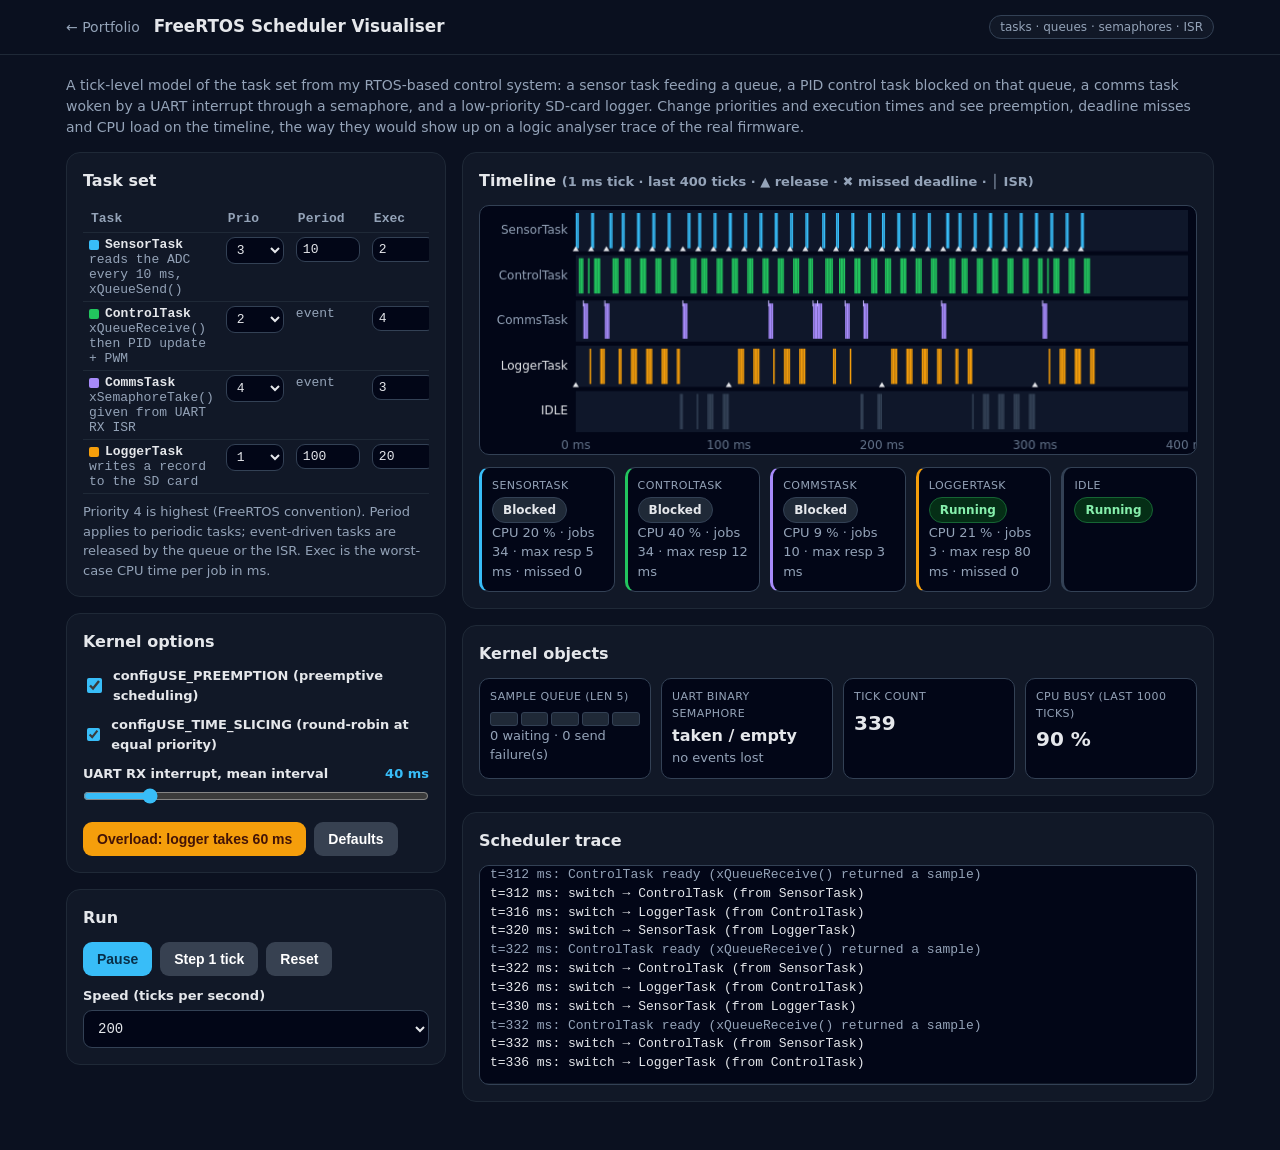
<file: sim/rtos.html>
<!DOCTYPE html>
<html lang="en">
<head>
<meta charset="utf-8">
<meta name="viewport" content="width=device-width,initial-scale=1">
<meta name="theme-color" content="#0b1120">
<title>FreeRTOS Scheduler Simulator · Venu Konda</title>
<link rel="icon" href="../assets/img/favicon.png">
<link rel="stylesheet" href="sim.css">
<style>
.tasktbl td{padding:4px 6px}.tasktbl select,.tasktbl input{padding:4px 6px;font-size:13px;width:auto;min-width:58px}
.tasktbl input[type=number]{width:64px}
.sw{display:inline-block;width:10px;height:10px;border-radius:2px;margin-right:6px;vertical-align:middle}
#gantt{height:250px}
.objs{display:grid;grid-template-columns:repeat(auto-fit,minmax(150px,1fr));gap:10px;margin-top:10px}
.q{display:flex;gap:3px;margin-top:6px}.q i{flex:1;height:14px;background:#1f2937;border:1px solid #334155;border-radius:3px}.q i.f{background:#38bdf8}
</style>
</head>
<body>
<div class="top"><div class="wrap"><a class="back" href="../#projects">← Portfolio</a><h1>FreeRTOS Scheduler Visualiser</h1><span class="tag">tasks · queues · semaphores · ISR</span></div></div>
<main class="wrap">
<p class="intro">A tick-level model of the task set from my RTOS-based control system: a sensor task feeding a queue, a PID control task blocked on that queue, a comms task woken by a UART interrupt through a semaphore, and a low-priority SD-card logger. Change priorities and execution times and see preemption, deadline misses and CPU load on the timeline, the way they would show up on a logic analyser trace of the real firmware.</p>
<div class="layout wide">
 <div class="stack">
  <div class="panel">
   <h2>Task set</h2>
   <div class="tscroll"><table class="tasktbl"><thead><tr><th>Task</th><th>Prio</th><th>Period</th><th>Exec</th></tr></thead><tbody id="ttb"></tbody></table></div>
   <p class="small muted" style="margin:8px 0 0">Priority 4 is highest (FreeRTOS convention). Period applies to periodic tasks; event-driven tasks are released by the queue or the ISR. Exec is the worst-case CPU time per job in ms.</p>
  </div>
  <div class="panel">
   <h2>Kernel options</h2>
   <label class="check"><input type="checkbox" id="preempt" checked> configUSE_PREEMPTION (preemptive scheduling)</label>
   <label class="check"><input type="checkbox" id="slice" checked> configUSE_TIME_SLICING (round-robin at equal priority)</label>
   <label>UART RX interrupt, mean interval <span class="v" id="isrv"></span></label><input type="range" id="isr" min="5" max="200" step="5" value="40">
   <div class="btns"><button class="warn" id="overload">Overload: logger takes 60 ms</button><button class="sec" id="defaults">Defaults</button></div>
  </div>
  <div class="panel">
   <h2>Run</h2>
   <div class="btns"><button id="run">Pause</button><button class="sec" id="stepb">Step 1 tick</button><button class="sec" id="reset">Reset</button></div>
   <label>Speed (ticks per second)</label><select id="speed"><option value="0.05">50</option><option value="0.2" selected>200</option><option value="1">1000 (real time)</option></select>
  </div>
 </div>
 <div class="stack">
  <div class="panel">
   <h2>Timeline <span class="muted small">(1 ms tick · last 400 ticks · ▲ release · ✖ missed deadline · │ ISR)</span></h2>
   <canvas class="chart" id="gantt"></canvas>
   <div class="stats" id="stats"></div>
  </div>
  <div class="panel">
   <h2>Kernel objects</h2>
   <div class="objs">
    <div class="stat"><div class="k">Sample queue (len 5)</div><div class="q" id="qv"></div><div class="small muted" id="qinfo"></div></div>
    <div class="stat"><div class="k">UART binary semaphore</div><div class="n sm" id="semN">—</div><div class="small muted" id="seminfo"></div></div>
    <div class="stat"><div class="k">Tick count</div><div class="n" id="tickN">0</div></div>
    <div class="stat"><div class="k">CPU busy (last 1000 ticks)</div><div class="n" id="cpuN">—</div></div>
   </div>
  </div>
  <div class="panel">
   <h2>Scheduler trace</h2>
   <div class="console" id="log"></div>
  </div>
 </div>
</div>
</main>
<script src="sim.js"></script>
<script>
const DEF=()=>[
 {id:'sensor',name:'SensorTask',prio:3,kind:'periodic',period:10,exec:2,color:'#38bdf8',desc:'reads the ADC every 10 ms, xQueueSend()'},
 {id:'control',name:'ControlTask',prio:2,kind:'queue',period:0,exec:4,color:'#22c55e',desc:'xQueueReceive() then PID update + PWM'},
 {id:'comms',name:'CommsTask',prio:4,kind:'sem',period:0,exec:3,color:'#a78bfa',desc:'xSemaphoreTake() given from UART RX ISR'},
 {id:'logger',name:'LoggerTask',prio:1,kind:'periodic',period:100,exec:20,color:'#f59e0b',desc:'writes a record to the SD card'},
 {id:'idle',name:'IDLE',prio:0,kind:'idle',period:0,exec:0,color:'#334155',desc:'runs when nothing else is ready'}
];
let tasks,tick,queue,sem,semLost,qOverflow,trace,isrMarks,current,nextIsr,ran;
const log=makeLog($('log'),300);
const WIN=400;
function reset(){
 tasks=DEF();tick=0;queue=0;sem=false;semLost=0;qOverflow=0;trace=[];isrMarks=[];current=null;nextIsr=randIsr();ran=[];
 for(const k of tasks)Object.assign(k,{state:k.kind==='idle'?'Ready':'Blocked',remaining:0,next:k.kind==='periodic'?0:null,release:0,jobs:0,missed:0,run:0,maxResp:0,lastRun:-1,blockedSince:0});
 $('log').innerHTML='';log('vTaskStartScheduler() — tick rate 1000 Hz','info',false);buildTable();draw();
}
function randIsr(){const m=+$('isr').value;return Math.max(1,Math.round(-Math.log(1-Math.random())*m))}
function ready(k){return k.remaining>0||k.kind==='idle'}
function release(k,why){k.remaining=k.exec;k.release=tick;k.state='Ready';if(why)log(`t=${tick} ms: ${k.name} ready (${why})`,'dim',false)}
function step(){
 /* 1. timer / ISR events at this tick */
 if(--nextIsr<=0){nextIsr=randIsr();isrMarks.push(tick);const c=tasks.find(k=>k.kind==='sem');if(sem)semLost++;sem=true;log(`t=${tick} ms: UART RX ISR → xSemaphoreGiveFromISR()`,'info',false);if(c.remaining===0){sem=false;release(c,'semaphore taken')}}
 for(const k of tasks)if(k.kind==='periodic'&&tick>=k.next){
  if(k.remaining>0){k.missed++;log(`t=${tick} ms: ${k.name} missed its ${k.period} ms deadline (still has ${k.remaining} ms to run)`,'err',false)}
  else release(k,null);
  k.next+=k.period;k.releases=(k.releases||[]);k.releases.push(tick);
 }
 const ctl=tasks.find(k=>k.kind==='queue');if(ctl.remaining===0&&queue>0){queue--;release(ctl,'xQueueReceive() returned a sample')}
 /* 2. pick a task */
 const readyTasks=tasks.filter(ready);
 let pick;
 if(current&&current.remaining>0&&!$('preempt').checked)pick=current;
 else{
  const top=Math.max(...readyTasks.map(k=>k.prio));const cands=readyTasks.filter(k=>k.prio===top);
  if(cands.length===1)pick=cands[0];
  else if($('slice').checked)pick=cands.sort((a,b)=>a.lastRun-b.lastRun)[0];
  else pick=(current&&cands.includes(current))?current:cands[0];
 }
 if(pick!==current){if(current&&current.remaining>0)current.state='Ready';log(`t=${tick} ms: switch → ${pick.name}${current?' (from '+current.name+')':''}`,pick.kind==='idle'?'dim':'',false);current=pick}
 pick.state='Running';pick.run++;pick.lastRun=tick;trace.push(tasks.indexOf(pick));if(trace.length>2000)trace.shift();
 /* 3. run one tick */
 if(pick.kind!=='idle'){
  pick.remaining--;
  if(pick.remaining===0){
   pick.jobs++;const resp=tick+1-pick.release;if(resp>pick.maxResp)pick.maxResp=resp;pick.state='Blocked';
   if(pick.kind==='periodic'&&pick.id==='sensor'){if(queue>=5){qOverflow++;log(`t=${tick+1} ms: xQueueSend() failed — queue full (ControlTask starved)`,'warn',false)}else queue++}
   if(pick.kind==='sem'&&sem){sem=false;release(pick,'semaphore already pending')}
  }
 }
 tick++;
 if(isrMarks.length>200)isrMarks.shift();
}
function buildTable(){
 $('ttb').innerHTML=tasks.filter(k=>k.kind!=='idle').map((k,i)=>`<tr><td><span class="sw" style="background:${k.color}"></span><b>${k.name}</b><br><span class="muted small">${k.desc}</span></td>
 <td><select data-i="${i}" data-f="prio">${[4,3,2,1].map(p=>`<option ${p===k.prio?'selected':''}>${p}</option>`).join('')}</select></td>
 <td>${k.kind==='periodic'?`<input type="number" min="2" max="500" value="${k.period}" data-i="${i}" data-f="period">`:'<span class="muted small">event</span>'}</td>
 <td><input type="number" min="1" max="200" value="${k.exec}" data-i="${i}" data-f="exec"></td></tr>`).join('');
 $('ttb').querySelectorAll('[data-f]').forEach(el=>el.addEventListener('change',()=>{const k=tasks[+el.dataset.i],f=el.dataset.f,v=Math.max(1,parseInt(el.value,10)||1);k[f]=v;if(f==='period')k.next=tick+v;log(`t=${tick} ms: ${k.name}.${f} = ${v}`,'warn',false)}));
}
const g=$('gantt'),gx=g.getContext('2d');
function drawGantt(){
 const r=g.getBoundingClientRect(),dpr=window.devicePixelRatio||1;if(g.width!==Math.round(r.width*dpr)){g.width=Math.round(r.width*dpr);g.height=Math.round(r.height*dpr)}gx.setTransform(dpr,0,0,dpr,0,0);
 const w=r.width,h=r.height,L=96,rows=tasks.length,rh=(h-22)/rows,t0=Math.max(0,tick-WIN),px=(w-L-8)/WIN;
 gx.clearRect(0,0,w,h);gx.font='12px system-ui,sans-serif';gx.textBaseline='middle';
 tasks.forEach((k,i)=>{const y=i*rh+4;gx.fillStyle='#0f172a';gx.fillRect(L,y,w-L-8,rh-4);gx.fillStyle=k.state==='Running'?'#e5e7eb':'#94a3b8';gx.textAlign='right';gx.fillText(k.name,L-8,y+(rh-4)/2);
  gx.fillStyle=k.color;const start=Math.max(0,trace.length-(tick-t0));
  for(let j=start;j<trace.length;j++)if(trace[j]===i){const tt=tick-(trace.length-j);gx.fillRect(L+(tt-t0)*px,y+3,Math.max(px,1),rh-10)}
  if(k.releases)for(const rt of k.releases.slice(-60))if(rt>=t0){gx.fillStyle='#e5e7eb';const x=L+(rt-t0)*px;gx.beginPath();gx.moveTo(x-3,y+rh-4);gx.lineTo(x+3,y+rh-4);gx.lineTo(x,y+rh-9);gx.fill()}
  if(k.releases&&k.releases.length>80)k.releases=k.releases.slice(-80);
  if(k.kind==='sem'){gx.strokeStyle='#c4b5fd';for(const it of isrMarks)if(it>=t0){const x=L+(it-t0)*px;gx.beginPath();gx.moveTo(x,y);gx.lineTo(x,y+6);gx.stroke()}}
 });
 gx.fillStyle='#64748b';gx.textAlign='center';gx.textBaseline='bottom';for(let i=0;i<=4;i++){const tt=t0+WIN*i/4;gx.fillText(tt+' ms',L+(tt-t0)*px,h-2)}
}
function draw(){
 drawGantt();
 const busy=trace.slice(-1000).filter(i=>tasks[i].kind!=='idle').length,n=Math.min(1000,trace.length)||1;
 $('cpuN').textContent=fmt(100*busy/n,0)+' %';$('tickN').textContent=tick;
 $('qv').innerHTML=Array.from({length:5},(_,i)=>`<i class="${i<queue?'f':''}"></i>`).join('');$('qinfo').textContent=`${queue} waiting · ${qOverflow} send failure(s)`;
 $('semN').textContent=sem?'GIVEN (pending)':'taken / empty';$('seminfo').textContent=semLost?`${semLost} ISR event(s) lost (task was still busy)`:'no events lost';
 $('stats').innerHTML=tasks.map(k=>`<div class="stat" style="border-left:3px solid ${k.color}"><div class="k">${k.name}</div><div class="n sm"><span class="badge ${k.state==='Running'?'green':k.state==='Ready'?'amber':''}">${k.state}</span></div><div class="small muted">${k.kind==='idle'?'':`CPU ${fmt(100*trace.slice(-1000).filter(i=>tasks[i]===k).length/n,0)} % · jobs ${k.jobs} · max resp ${k.maxResp} ms${k.kind==='periodic'?' · <span class="'+(k.missed?'err':'ok')+'">missed '+k.missed+'</span>':''}`}</div></div>`).join('');
}
const loop=makeLoop(()=>step(),draw,1000);
bindRange('isr','isrv',v=>v+' ms');
$('speed').addEventListener('change',()=>{loop.speed=+$('speed').value});loop.speed=+$('speed').value;
$('run').addEventListener('click',()=>{loop.toggle();$('run').textContent=loop.running?'Pause':'Run'});
$('stepb').addEventListener('click',()=>{if(loop.running){loop.stop();$('run').textContent='Run'}step();draw()});
$('reset').addEventListener('click',reset);
$('overload').addEventListener('click',()=>{const k=tasks.find(k=>k.id==='logger');k.exec=60;k.prio=3;buildTable();log(`t=${tick} ms: LoggerTask now needs 60 ms at priority 3 — watch ControlTask (prio 2) starve and the queue fill`,'warn',false)});
$('defaults').addEventListener('click',()=>{const d=DEF();tasks.forEach((k,i)=>{k.prio=d[i].prio;k.period=d[i].period;k.exec=d[i].exec});buildTable();log('task parameters restored','warn',false)});
reset();loop.start();
</script>
</body>
</html>
</file>
<file: assets/css/site.css>
:root{--bg:#0b1120;--card:#111827;--card2:#0f172a;--ink:#020617;--border:#1f2937;--line:#334155;--text:#e5e7eb;--muted:#94a3b8;--accent:#38bdf8;--accent-ink:#082f49;--green:#22c55e;--amber:#f59e0b;--violet:#a78bfa}
*{box-sizing:border-box}
html{scroll-behavior:smooth;-webkit-text-size-adjust:100%;color-scheme:dark;scroll-padding-top:70px}
body{margin:0;background:var(--bg);color:var(--text);font:16px/1.6 system-ui,-apple-system,"Segoe UI",Roboto,Helvetica,Arial,sans-serif}
a{color:var(--accent)}
img{max-width:100%}
.wrap{max-width:1100px;margin:0 auto;padding:0 20px}
/* nav */
.nav{position:sticky;top:0;z-index:30;background:rgba(11,17,32,.88);backdrop-filter:blur(10px);border-bottom:1px solid var(--border)}
.nav .wrap{display:flex;align-items:center;gap:12px;min-height:60px}
.brand{font-weight:800;color:var(--text);text-decoration:none;display:flex;align-items:center;gap:10px;font-size:17px}
.brand img{width:32px;height:32px;border-radius:50%;object-fit:cover}
.nav nav{margin-left:auto;display:flex;gap:2px;align-items:center}
.nav nav a{color:var(--muted);text-decoration:none;padding:8px 10px;border-radius:8px;font-size:14px;font-weight:600;white-space:nowrap}
.nav nav a:hover{color:var(--text);background:var(--card)}
.nav nav a.cta{background:var(--accent);color:var(--accent-ink);margin-left:6px}
.menu-btn{display:none;margin-left:auto;background:var(--card);color:var(--text);border:1px solid var(--line);border-radius:8px;padding:8px 12px;font-weight:700;cursor:pointer}
@media(max-width:860px){
 .menu-btn{display:block}
 .nav nav{display:none;position:absolute;left:0;right:0;top:60px;background:var(--bg);border-bottom:1px solid var(--border);flex-direction:column;padding:10px 16px 16px;gap:4px}
 .nav nav.open{display:flex}
 .nav nav a{padding:12px;font-size:16px}.nav nav a.cta{margin:6px 0 0;text-align:center}
}
/* hero */
.hero{padding:56px 0 44px;display:grid;grid-template-columns:220px minmax(0,1fr);gap:36px;align-items:center}
.hero .photo{width:220px;height:220px;border-radius:50%;object-fit:cover;border:4px solid var(--card);box-shadow:0 0 0 3px var(--accent),0 20px 50px rgba(0,0,0,.5);background:var(--card)}
.hero h1{font-size:2.6rem;line-height:1.1;margin:0 0 8px;letter-spacing:-.02em}
.hero .role{color:var(--accent);font-weight:700;font-size:1.2rem;margin:0 0 10px}
.hero .lead{color:var(--muted);margin:0 0 20px;max-width:640px}
.hero .loc{color:var(--muted);font-size:14px;margin-bottom:16px}
.btns{display:flex;flex-wrap:wrap;gap:10px}
.btn{display:inline-flex;align-items:center;gap:8px;background:var(--accent);color:var(--accent-ink);padding:11px 18px;border-radius:10px;font-weight:700;text-decoration:none;border:0;cursor:pointer;font-size:15px;touch-action:manipulation;line-height:1.2}
.btn.sec{background:var(--card);color:var(--text);border:1px solid var(--line)}
.btn.sec:hover{border-color:var(--accent)}
.btn.sm{padding:7px 12px;font-size:13px;border-radius:8px}
.btn svg{width:16px;height:16px;fill:currentColor}
@media(max-width:700px){
 .hero{grid-template-columns:1fr;text-align:center;padding:32px 0 28px;gap:20px;justify-items:center}
 .hero h1{font-size:2rem}.hero .photo{width:170px;height:170px}.hero .lead{margin-left:auto;margin-right:auto}.btns{justify-content:center}
}
/* sections */
section{padding:48px 0;border-top:1px solid var(--border)}
section h2{font-size:1.7rem;margin:0 0 6px;letter-spacing:-.01em}
section .sub{color:var(--muted);margin:0 0 24px}
.grid{display:grid;grid-template-columns:repeat(auto-fit,minmax(280px,1fr));gap:16px}
.grid.two{grid-template-columns:repeat(auto-fit,minmax(min(100%,420px),1fr))}
.card{background:var(--card);border:1px solid var(--border);border-radius:14px;padding:20px;min-width:0}
.card h3{margin:0 0 8px;font-size:1.05rem}
.chips{display:flex;flex-wrap:wrap;gap:6px}
.chip{display:inline-block;background:var(--card2);border:1px solid var(--line);border-radius:999px;padding:3px 11px;font-size:13px;color:#cbd5e1}
.chip.hi{border-color:#0369a1;color:#7dd3fc;background:#082f49}
ul.clean{list-style:none;padding:0;margin:0}
ul.clean li{padding:6px 0 6px 20px;position:relative}
ul.clean li::before{content:"";position:absolute;left:4px;top:15px;width:7px;height:7px;border-radius:50%;background:var(--accent)}
/* timeline */
.timeline{position:relative;padding-left:26px}
.timeline::before{content:"";position:absolute;left:8px;top:6px;bottom:6px;width:2px;background:var(--line)}
.job{position:relative;margin-bottom:26px}
.job::before{content:"";position:absolute;left:-23px;top:8px;width:12px;height:12px;border-radius:50%;background:var(--accent);box-shadow:0 0 0 4px var(--bg)}
.job h3{margin:0;font-size:1.1rem}.job .org{color:var(--accent);font-weight:600}.job .when{color:var(--muted);font-size:14px;margin:2px 0 8px}
.job ul{margin:0;padding-left:18px;color:#cbd5e1}.job li{margin:4px 0}
/* projects */
.pgroup{margin-top:26px}.pgroup h3{font-size:.85rem;text-transform:uppercase;letter-spacing:.08em;color:var(--muted);margin:0 0 12px}
.project{display:flex;flex-direction:column;gap:10px}
.project p{margin:0;color:#cbd5e1;font-size:15px}
.project .links{display:flex;flex-wrap:wrap;gap:8px;margin-top:auto}
.project .tags{display:flex;flex-wrap:wrap;gap:5px}.project .tags span{font-size:12px;color:var(--muted);background:var(--card2);border:1px solid var(--border);border-radius:6px;padding:2px 7px}
.sim-badge{display:inline-flex;align-items:center;gap:6px;font-size:12px;font-weight:700;color:#86efac;background:#052e16;border:1px solid #166534;border-radius:999px;padding:2px 9px}
.simlist{display:grid;grid-template-columns:repeat(auto-fit,minmax(250px,1fr));gap:12px}
.simlist a{display:block;background:var(--card);border:1px solid var(--border);border-radius:12px;padding:14px 16px;color:var(--text);text-decoration:none;transition:border-color .15s,transform .15s}
.simlist a:hover{border-color:var(--accent);transform:translateY(-2px)}
.simlist b{display:block;margin-bottom:3px}.simlist span{font-size:13px;color:var(--muted)}
.simlist em{display:block;font-style:normal;font-size:22px;margin-bottom:6px}
/* contact */
.contact{display:grid;grid-template-columns:minmax(0,1fr) minmax(0,1.2fr);gap:20px}
@media(max-width:800px){.contact{grid-template-columns:minmax(0,1fr)}}
.clinks{display:grid;gap:10px}
.clinks a{display:flex;align-items:center;gap:12px;background:var(--card);border:1px solid var(--border);border-radius:12px;padding:12px 14px;color:var(--text);text-decoration:none}
.clinks a:hover{border-color:var(--accent)}
.clinks .ic{width:38px;height:38px;border-radius:10px;background:var(--card2);border:1px solid var(--line);display:grid;place-items:center;flex:none;font-size:18px}
.clinks b{display:block;font-size:14px}.clinks span{font-size:13px;color:var(--muted);word-break:break-all}
form label{display:block;font-weight:600;font-size:14px;margin:12px 0 5px}
form input,form textarea{width:100%;background:var(--ink);color:var(--text);border:1px solid var(--line);border-radius:9px;padding:11px 12px;font:16px system-ui,sans-serif}
form textarea{min-height:130px;resize:vertical}
form input:focus,form textarea:focus{outline:2px solid var(--accent);outline-offset:0;border-color:var(--accent)}
#formnote{font-size:13px;color:var(--muted);margin-top:10px;min-height:1.2em}
footer{border-top:1px solid var(--border);padding:28px 0 40px;color:var(--muted);font-size:14px}
footer .wrap{display:flex;flex-wrap:wrap;gap:12px;justify-content:space-between}
#toast{position:fixed;left:50%;bottom:22px;transform:translateX(-50%);background:var(--green);color:#052e16;padding:10px 16px;border-radius:9px;font-weight:700;display:none;z-index:40}
.reveal{opacity:0;transform:translateY(14px);transition:opacity .5s ease,transform .5s ease}
.reveal.in{opacity:1;transform:none}
@media(prefers-reduced-motion:reduce){.reveal{opacity:1;transform:none;transition:none}html{scroll-behavior:auto}}
.kv{display:grid;grid-template-columns:auto 1fr;gap:6px 14px;font-size:15px}.kv b{color:var(--muted);font-weight:600;white-space:nowrap}
</file>
<file: sim/sim.css>
:root{--bg:#0b1120;--card:#111827;--card2:#0f172a;--ink:#020617;--border:#1f2937;--line:#334155;--text:#e5e7eb;--muted:#94a3b8;--accent:#38bdf8;--accent-ink:#082f49;--green:#22c55e;--amber:#f59e0b;--red:#ef4444;--violet:#a78bfa}
*{box-sizing:border-box}
html{-webkit-text-size-adjust:100%;color-scheme:dark}
body{margin:0;background:var(--bg);color:var(--text);font:15px/1.5 system-ui,-apple-system,"Segoe UI",Roboto,sans-serif}
a{color:var(--accent)}
.top{position:sticky;top:0;z-index:10;background:rgba(11,17,32,.9);backdrop-filter:blur(8px);border-bottom:1px solid var(--border)}
.top .wrap{display:flex;align-items:center;gap:14px;min-height:54px;flex-wrap:wrap;padding:8px 16px}
.top a.back{color:var(--muted);text-decoration:none;font-size:14px;white-space:nowrap}
.top a.back:hover{color:var(--text)}
.top h1{font-size:1.05rem;margin:0;flex:1 1 200px}
.top .tag{font-size:12px;color:var(--muted);background:var(--card);border:1px solid var(--line);border-radius:999px;padding:2px 10px;white-space:nowrap}
.wrap{max-width:1180px;margin:0 auto;padding:0 16px}
main.wrap{padding:16px 16px 48px}
.intro{color:var(--muted);font-size:14px;margin:4px 0 14px}
.layout{display:grid;grid-template-columns:320px minmax(0,1fr);gap:16px;align-items:start}
.layout.wide{grid-template-columns:380px minmax(0,1fr)}
@media(max-width:860px){.layout,.layout.wide{grid-template-columns:minmax(0,1fr)}}
.panel{background:var(--card);border:1px solid var(--border);border-radius:14px;padding:16px;min-width:0}
.panel h2{font-size:1rem;margin:0 0 12px;color:var(--text)}
.panel h3{font-size:.85rem;margin:14px 0 6px;color:var(--muted);text-transform:uppercase;letter-spacing:.04em}
.stack{display:grid;gap:16px;min-width:0}
label{display:block;font-size:13px;font-weight:600;margin:10px 0 4px;color:var(--text)}
label .v{float:right;color:var(--accent);font-weight:700;font-variant-numeric:tabular-nums}
input[type=range]{width:100%;accent-color:var(--accent);margin:0}
input[type=text],input[type=number],select,textarea{width:100%;background:var(--ink);color:var(--text);border:1px solid var(--line);border-radius:9px;padding:9px 10px;font:14px ui-monospace,SFMono-Regular,Menlo,monospace}
textarea{min-height:160px;resize:vertical;line-height:1.45}
.check{display:flex;gap:8px;align-items:center;font-weight:600;font-size:13px;margin-top:10px}.check input{width:17px;height:17px;accent-color:var(--accent)}
.btns{display:flex;flex-wrap:wrap;gap:8px;margin-top:12px}
button{border:0;border-radius:9px;padding:9px 14px;font-weight:700;cursor:pointer;background:var(--accent);color:var(--accent-ink);font-size:14px;touch-action:manipulation}
button.sec{background:#374151;color:#fff}
button.warn{background:var(--amber);color:#431407}
button.danger{background:var(--red);color:#fff}
button.ok{background:var(--green);color:#052e16}
button:disabled{opacity:.45;cursor:not-allowed}
@media(max-width:860px){button{min-height:42px}.btns button{flex:1 1 calc(50% - 8px)}}
canvas.chart{width:100%;height:280px;display:block;background:var(--ink);border:1px solid var(--line);border-radius:10px}
.stats{display:grid;grid-template-columns:repeat(auto-fit,minmax(120px,1fr));gap:10px;margin-top:12px}
.stat{background:var(--ink);border:1px solid var(--line);border-radius:10px;padding:10px}
.stat .k{font-size:11px;color:var(--muted);text-transform:uppercase;letter-spacing:.04em}
.stat .n{font-size:1.25rem;font-weight:800;font-variant-numeric:tabular-nums;margin-top:2px;word-break:break-word}
.stat .n.sm{font-size:1rem}
.console{background:var(--ink);border:1px solid var(--line);border-radius:10px;padding:10px;font:13px/1.45 ui-monospace,SFMono-Regular,Menlo,monospace;height:220px;overflow:auto;white-space:pre-wrap;word-break:break-word}
.console .t{color:#64748b}.console .ok{color:var(--green)}.console .warn{color:var(--amber)}.console .err{color:var(--red)}.console .info{color:var(--accent)}.console .dim{color:var(--muted)}
.led{display:inline-block;width:14px;height:14px;border-radius:50%;background:#1f2937;border:1px solid #475569;vertical-align:middle;margin-right:6px;transition:background .1s}
.led.on{background:var(--green);box-shadow:0 0 10px var(--green)}
.led.amber{background:var(--amber);box-shadow:0 0 10px var(--amber)}
.led.red{background:var(--red);box-shadow:0 0 10px var(--red)}
.led.blue{background:var(--accent);box-shadow:0 0 10px var(--accent)}
.badge{display:inline-block;padding:3px 10px;border-radius:999px;font-size:12px;font-weight:700;background:#1f2937;color:var(--text);border:1px solid var(--line)}
.badge.green{background:#052e16;color:#86efac;border-color:#166534}
.badge.amber{background:#431407;color:#fcd34d;border-color:#92400e}
.badge.red{background:#450a0a;color:#fca5a5;border-color:#991b1b}
.badge.blue{background:#082f49;color:#7dd3fc;border-color:#0369a1}
.badge.violet{background:#2e1065;color:#c4b5fd;border-color:#5b21b6}
.muted{color:var(--muted)}.small{font-size:13px}
.mono{font-family:ui-monospace,SFMono-Regular,Menlo,monospace}
table{width:100%;border-collapse:collapse;font:13px ui-monospace,SFMono-Regular,Menlo,monospace}
th,td{border-bottom:1px solid var(--border);padding:6px 8px;text-align:left;vertical-align:top}
th{color:var(--muted);font-weight:600;white-space:nowrap}
.tscroll{overflow-x:auto;max-width:100%}
.bar{height:12px;background:var(--ink);border:1px solid var(--line);border-radius:999px;overflow:hidden}
.bar>i{display:block;height:100%;background:var(--accent);width:0;transition:width .15s}
.bar>i.green{background:var(--green)}.bar>i.amber{background:var(--amber)}.bar>i.red{background:var(--red)}
.lcd{display:inline-block;background:#9ccc2e;color:#0d2a0d;font:16px/1.2 ui-monospace,SFMono-Regular,Menlo,monospace;letter-spacing:2px;padding:12px 14px;border:8px solid #1e293b;border-radius:8px;box-shadow:inset 0 0 20px rgba(0,0,0,.35);white-space:pre;max-width:100%;overflow:auto}
.note{font-size:13px;color:var(--muted);background:var(--card2);border-left:3px solid var(--accent);padding:8px 12px;border-radius:0 8px 8px 0;margin-top:14px}
.kv{display:grid;grid-template-columns:auto 1fr;gap:4px 12px;font-size:13px}.kv b{color:var(--muted);font-weight:600}
.split{display:grid;grid-template-columns:repeat(2,minmax(0,1fr));gap:12px}
@media(max-width:600px){.split{grid-template-columns:minmax(0,1fr)}}
.diagram{display:block;width:100%;height:auto}
.terminal{background:#000;color:#d1d5db;border:1px solid var(--line);border-radius:10px;padding:10px;font:13px/1.45 ui-monospace,SFMono-Regular,Menlo,monospace;min-height:220px;max-height:360px;overflow:auto;white-space:pre-wrap;word-break:break-word}
.terminal .p{color:#86efac}.terminal .err{color:#fca5a5}.terminal .dim{color:#6b7280}.terminal .hi{color:#7dd3fc}
.cmdline{display:flex;gap:8px;margin-top:8px}.cmdline input{flex:1}.cmdline button{flex:none}
</file>
